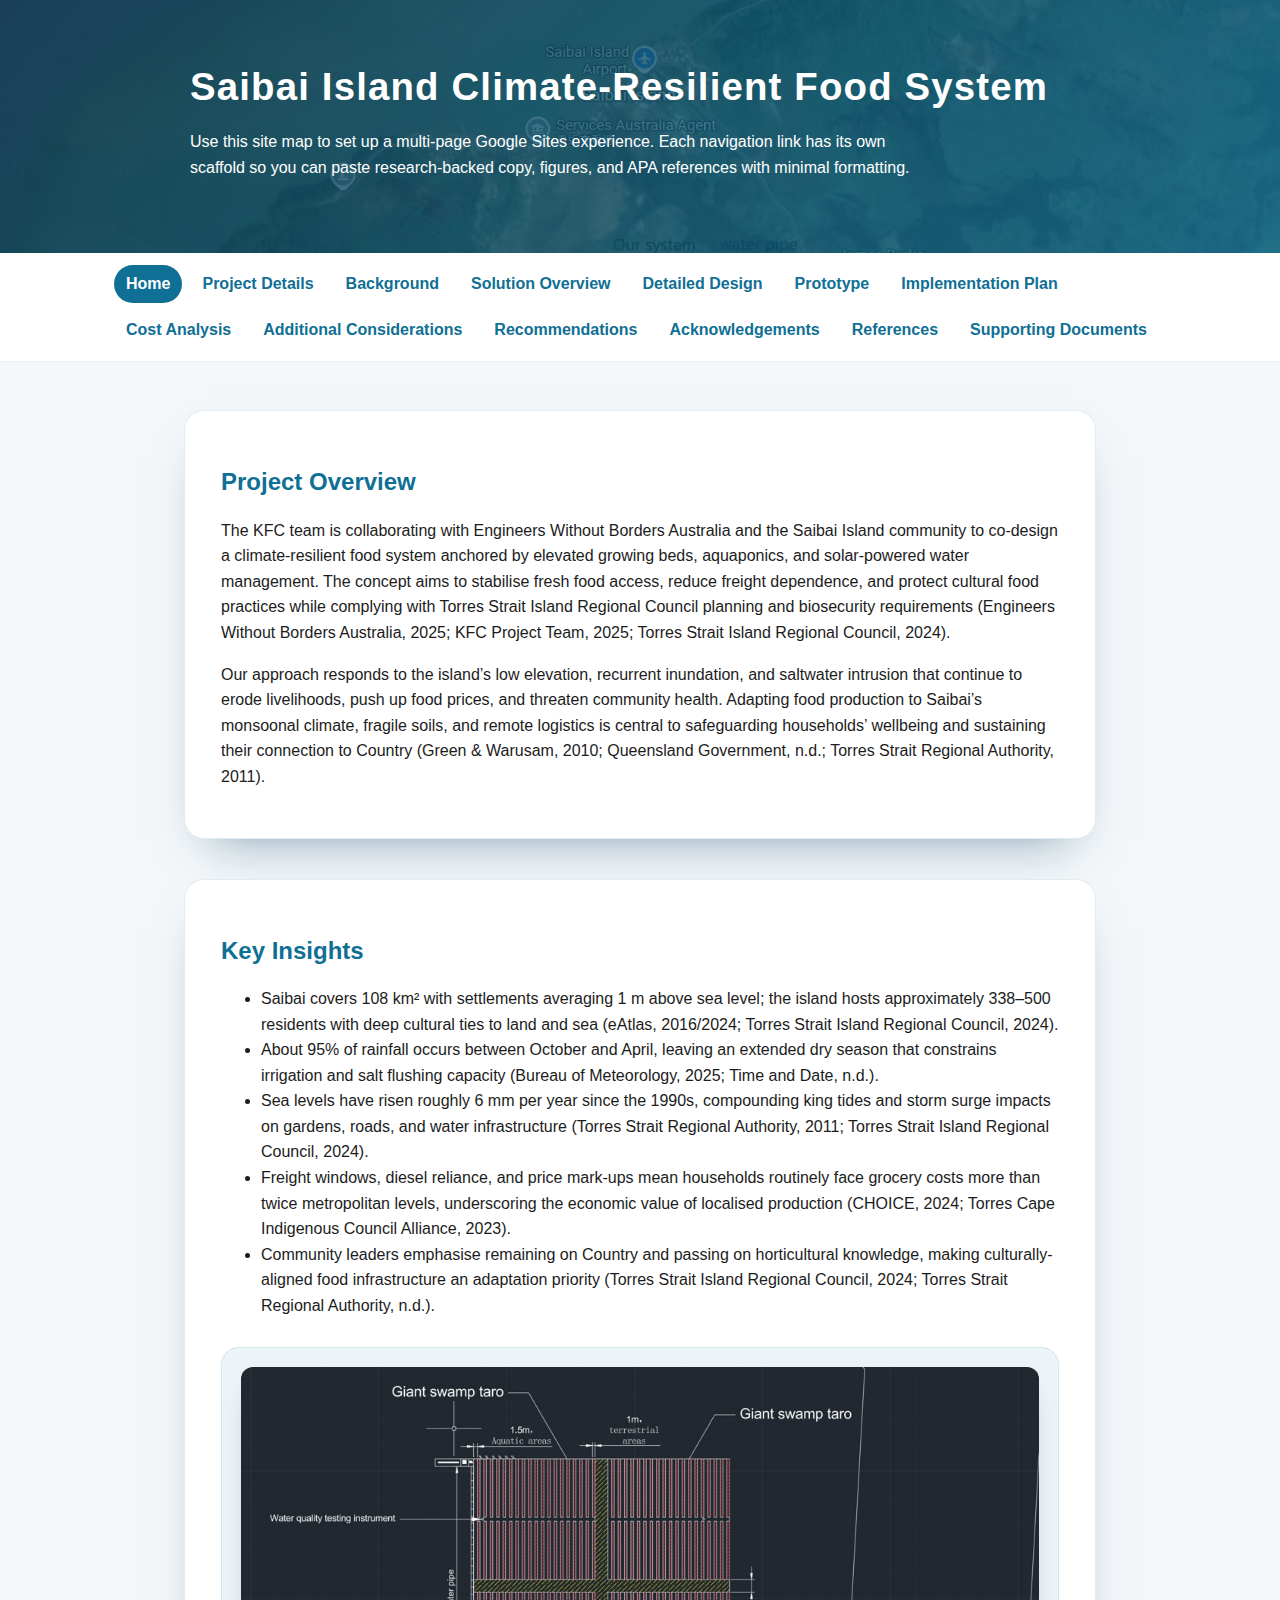
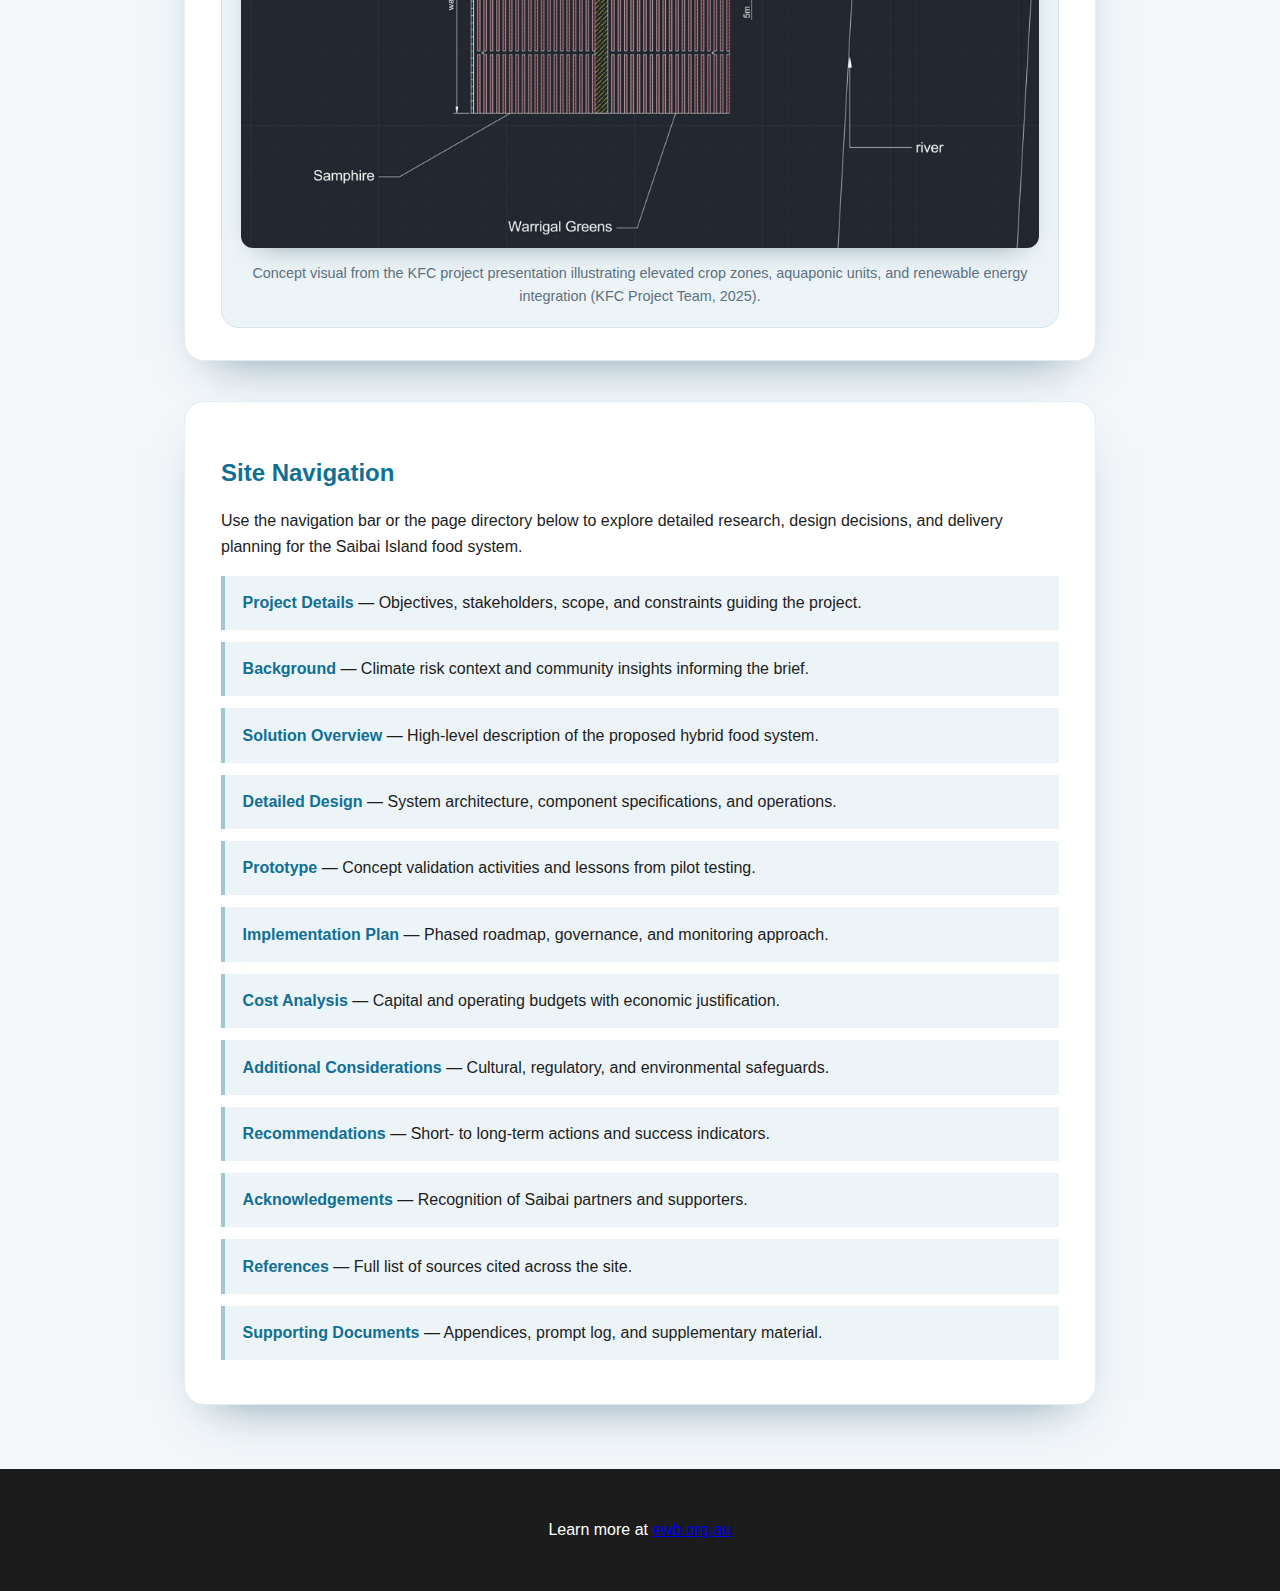
<file: index.html>
<!DOCTYPE html>
<html lang="en">
<head>
  <meta charset="UTF-8">
  <meta http-equiv="X-UA-Compatible" content="IE=edge">
  <meta name="viewport" content="width=device-width, initial-scale=1.0">
  <title>Saibai Island Climate-Resilient Food System</title>
  <link rel="stylesheet" href="styles.css">
</head>
<body>
  <header class="hero">
    <div class="hero-content">
      <h1>Saibai Island Climate-Resilient Food System</h1>
      <p>Use this site map to set up a multi-page Google Sites experience. Each navigation link has its own scaffold so you can paste research-backed copy, figures, and APA references with minimal formatting.</p>
    </div>
  </header>

  <nav>
    <div class="nav-inner">
      <ul>
        <li><a href="index.html" class="active">Home</a></li>
        <li><a href="project-details.html">Project Details</a></li>
        <li><a href="background.html">Background</a></li>
        <li><a href="solution.html">Solution Overview</a></li>
        <li><a href="detailed-design.html">Detailed Design</a></li>
        <li><a href="prototype.html">Prototype</a></li>
        <li><a href="implementation-plan.html">Implementation Plan</a></li>
        <li><a href="cost-analysis.html">Cost Analysis</a></li>
        <li><a href="additional-considerations.html">Additional Considerations</a></li>
        <li><a href="recommendations.html">Recommendations</a></li>
        <li><a href="acknowledgements.html">Acknowledgements</a></li>
        <li><a href="references.html">References</a></li>
        <li><a href="supporting-documents.html">Supporting Documents</a></li>
      </ul>
    </div>
  </nav>

  <main>
    <section>
      <h2>Project Overview</h2>
      <p>The KFC team is collaborating with Engineers Without Borders Australia and the Saibai Island community to co-design a climate-resilient food system anchored by elevated growing beds, aquaponics, and solar-powered water management. The concept aims to stabilise fresh food access, reduce freight dependence, and protect cultural food practices while complying with Torres Strait Island Regional Council planning and biosecurity requirements (Engineers Without Borders Australia, 2025; KFC Project Team, 2025; Torres Strait Island Regional Council, 2024).</p>
      <p>Our approach responds to the island’s low elevation, recurrent inundation, and saltwater intrusion that continue to erode livelihoods, push up food prices, and threaten community health. Adapting food production to Saibai’s monsoonal climate, fragile soils, and remote logistics is central to safeguarding households’ wellbeing and sustaining their connection to Country (Green & Warusam, 2010; Queensland Government, n.d.; Torres Strait Regional Authority, 2011).</p>
    </section>

    <section>
      <h2>Key Insights</h2>
      <ul>
        <li>Saibai covers 108 km² with settlements averaging 1 m above sea level; the island hosts approximately 338–500 residents with deep cultural ties to land and sea (eAtlas, 2016/2024; Torres Strait Island Regional Council, 2024).</li>
        <li>About 95% of rainfall occurs between October and April, leaving an extended dry season that constrains irrigation and salt flushing capacity (Bureau of Meteorology, 2025; Time and Date, n.d.).</li>
        <li>Sea levels have risen roughly 6 mm per year since the 1990s, compounding king tides and storm surge impacts on gardens, roads, and water infrastructure (Torres Strait Regional Authority, 2011; Torres Strait Island Regional Council, 2024).</li>
        <li>Freight windows, diesel reliance, and price mark-ups mean households routinely face grocery costs more than twice metropolitan levels, underscoring the economic value of localised production (CHOICE, 2024; Torres Cape Indigenous Council Alliance, 2023).</li>
        <li>Community leaders emphasise remaining on Country and passing on horticultural knowledge, making culturally-aligned food infrastructure an adaptation priority (Torres Strait Island Regional Council, 2024; Torres Strait Regional Authority, n.d.).</li>
      </ul>
      <figure class="media-frame">
        <img src="images/p1.jpg" alt="Composite render of the Saibai Island climate-resilient food precinct showing elevated beds and aquaponic tanks.">
        <figcaption>Concept visual from the KFC project presentation illustrating elevated crop zones, aquaponic units, and renewable energy integration (KFC Project Team, 2025).</figcaption>
      </figure>
    </section>

    <section>
      <h2>Site Navigation</h2>
      <p>Use the navigation bar or the page directory below to explore detailed research, design decisions, and delivery planning for the Saibai Island food system.</p>
      <ul class="page-list">
        <li><a href="project-details.html">Project Details</a> &mdash; Objectives, stakeholders, scope, and constraints guiding the project.</li>
        <li><a href="background.html">Background</a> &mdash; Climate risk context and community insights informing the brief.</li>
        <li><a href="solution.html">Solution Overview</a> &mdash; High-level description of the proposed hybrid food system.</li>
        <li><a href="detailed-design.html">Detailed Design</a> &mdash; System architecture, component specifications, and operations.</li>
        <li><a href="prototype.html">Prototype</a> &mdash; Concept validation activities and lessons from pilot testing.</li>
        <li><a href="implementation-plan.html">Implementation Plan</a> &mdash; Phased roadmap, governance, and monitoring approach.</li>
        <li><a href="cost-analysis.html">Cost Analysis</a> &mdash; Capital and operating budgets with economic justification.</li>
        <li><a href="additional-considerations.html">Additional Considerations</a> &mdash; Cultural, regulatory, and environmental safeguards.</li>
        <li><a href="recommendations.html">Recommendations</a> &mdash; Short- to long-term actions and success indicators.</li>
        <li><a href="acknowledgements.html">Acknowledgements</a> &mdash; Recognition of Saibai partners and supporters.</li>
        <li><a href="references.html">References</a> &mdash; Full list of sources cited across the site.</li>
        <li><a href="supporting-documents.html">Supporting Documents</a> &mdash; Appendices, prompt log, and supplementary material.</li>
      </ul>
    </section>
  </main>

  <footer>
    <p>Learn more at <a href="https://www.ewb.org.au/" target="_blank" rel="noopener noreferrer">ewb.org.au</a></p>
  </footer>
</body>
</html>
</file>
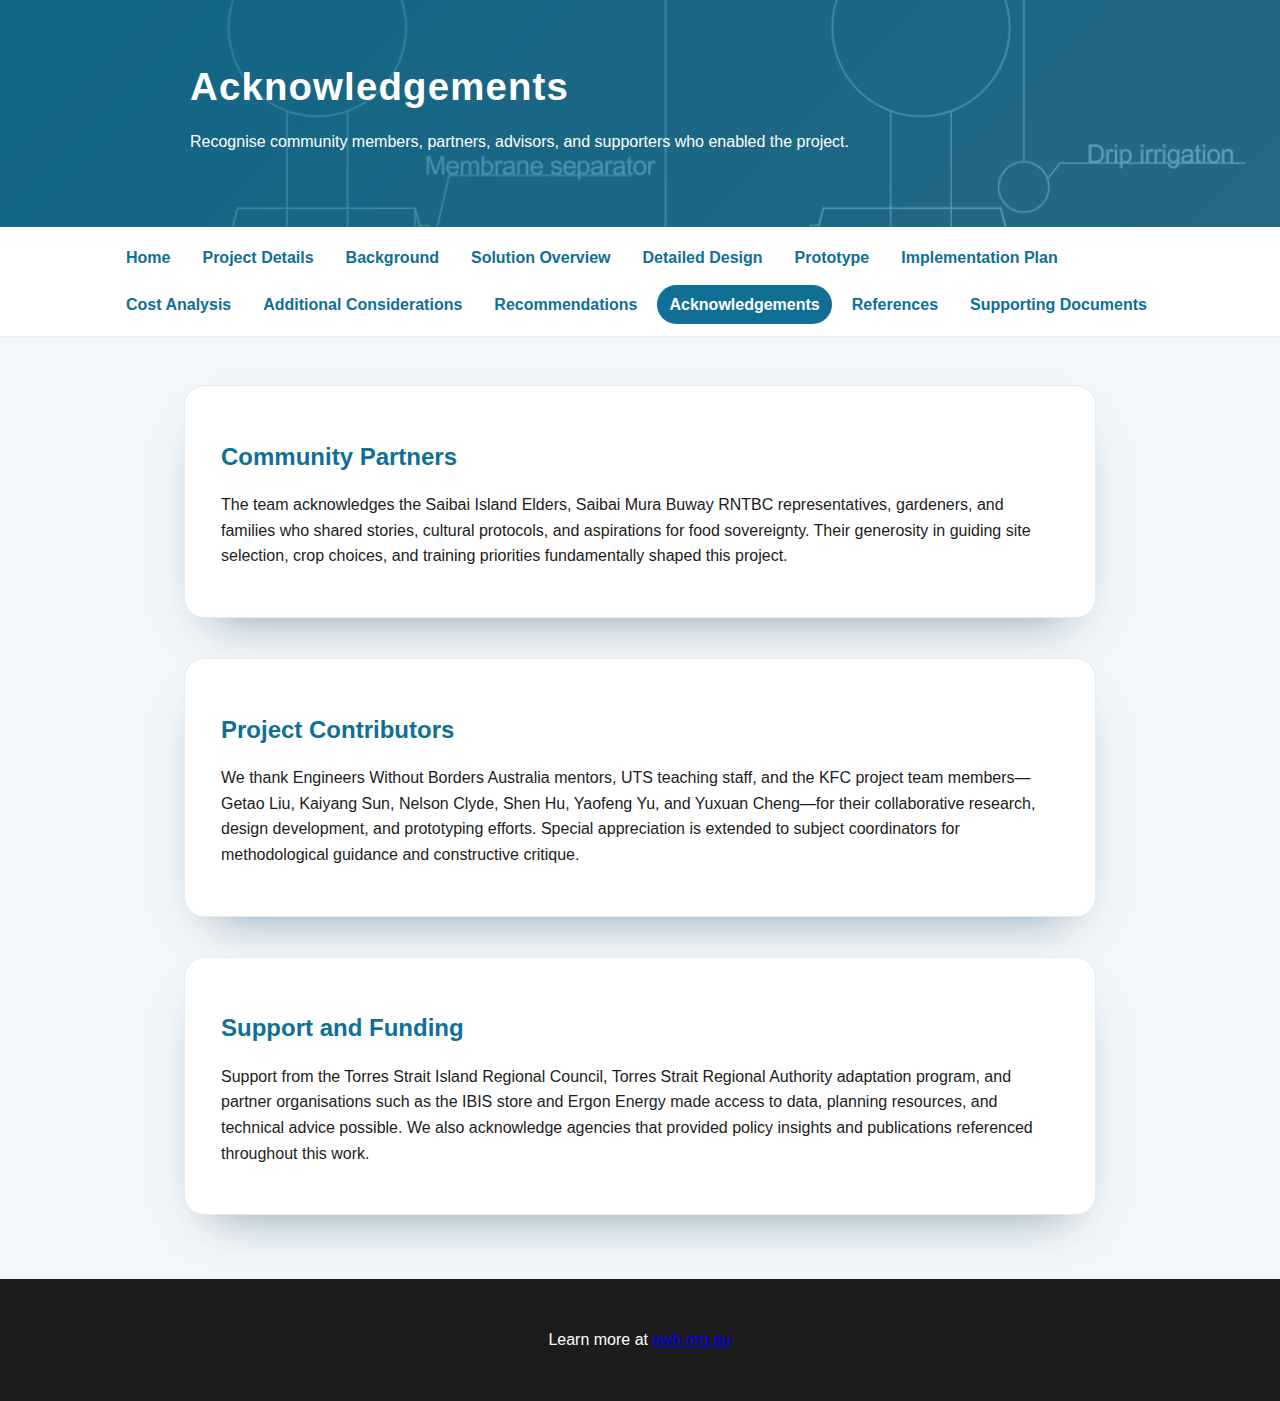
<file: acknowledgements.html>
<!DOCTYPE html>
<html lang="en">
<head>
  <meta charset="UTF-8">
  <meta http-equiv="X-UA-Compatible" content="IE=edge">
  <meta name="viewport" content="width=device-width, initial-scale=1.0">
  <title>Acknowledgements | Saibai Island Food System</title>
  <link rel="stylesheet" href="styles.css">
</head>
<body>
  <header class="subpage-hero">
    <div class="hero-content">
      <h1>Acknowledgements</h1>
      <p>Recognise community members, partners, advisors, and supporters who enabled the project.</p>
    </div>
  </header>

  <nav>
    <div class="nav-inner">
      <ul>
        <li><a href="index.html">Home</a></li>
        <li><a href="project-details.html">Project Details</a></li>
        <li><a href="background.html">Background</a></li>
        <li><a href="solution.html">Solution Overview</a></li>
        <li><a href="detailed-design.html">Detailed Design</a></li>
        <li><a href="prototype.html">Prototype</a></li>
        <li><a href="implementation-plan.html">Implementation Plan</a></li>
        <li><a href="cost-analysis.html">Cost Analysis</a></li>
        <li><a href="additional-considerations.html">Additional Considerations</a></li>
        <li><a href="recommendations.html">Recommendations</a></li>
        <li><a href="acknowledgements.html" class="active">Acknowledgements</a></li>
        <li><a href="references.html">References</a></li>
        <li><a href="supporting-documents.html">Supporting Documents</a></li>
      </ul>
    </div>
  </nav>

  <main>
    <section>
      <h2>Community Partners</h2>
      <p>The team acknowledges the Saibai Island Elders, Saibai Mura Buway RNTBC representatives, gardeners, and families who shared stories, cultural protocols, and aspirations for food sovereignty. Their generosity in guiding site selection, crop choices, and training priorities fundamentally shaped this project.</p>
    </section>

    <section>
      <h2>Project Contributors</h2>
      <p>We thank Engineers Without Borders Australia mentors, UTS teaching staff, and the KFC project team members—Getao Liu, Kaiyang Sun, Nelson Clyde, Shen Hu, Yaofeng Yu, and Yuxuan Cheng—for their collaborative research, design development, and prototyping efforts. Special appreciation is extended to subject coordinators for methodological guidance and constructive critique.</p>
    </section>

    <section>
      <h2>Support and Funding</h2>
      <p>Support from the Torres Strait Island Regional Council, Torres Strait Regional Authority adaptation program, and partner organisations such as the IBIS store and Ergon Energy made access to data, planning resources, and technical advice possible. We also acknowledge agencies that provided policy insights and publications referenced throughout this work.</p>
    </section>
  </main>

  <footer>
    <p>Learn more at <a href="https://www.ewb.org.au/" target="_blank" rel="noopener noreferrer">ewb.org.au</a></p>
  </footer>
</body>
</html>
</file>
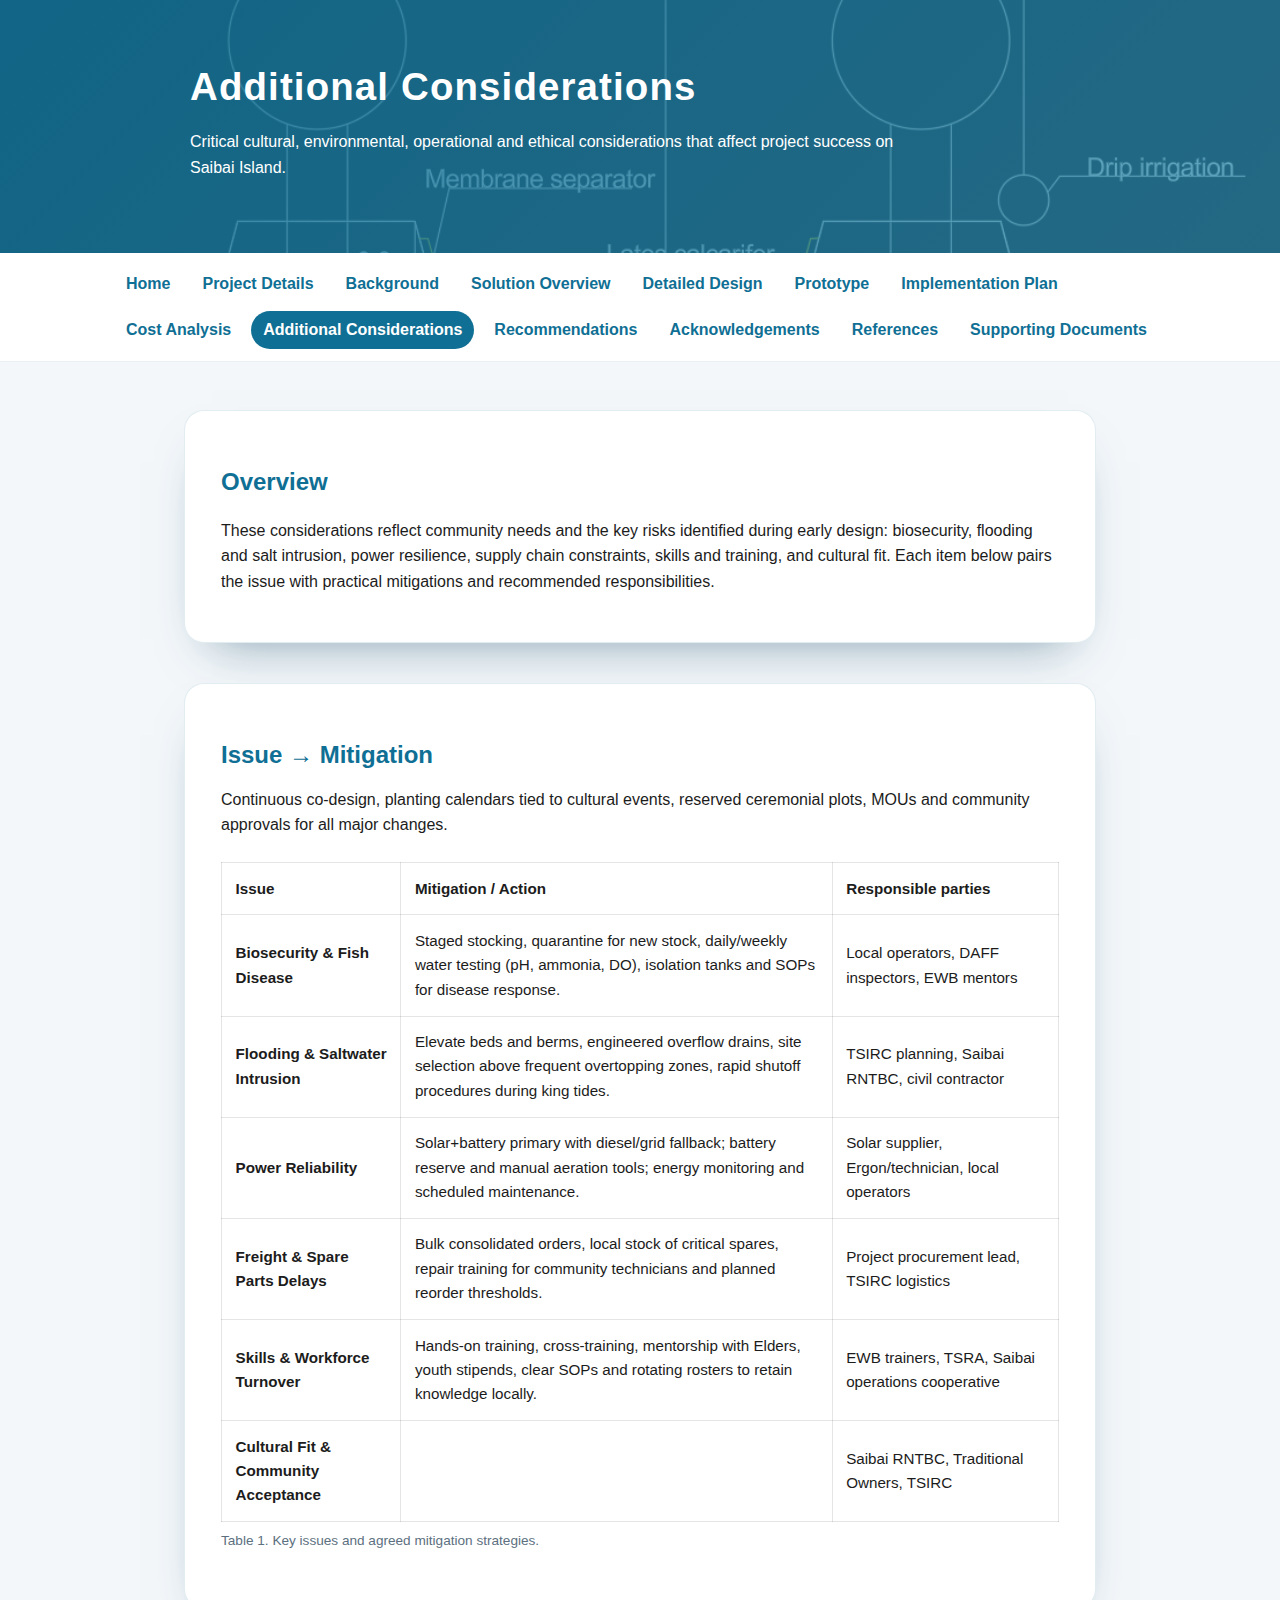
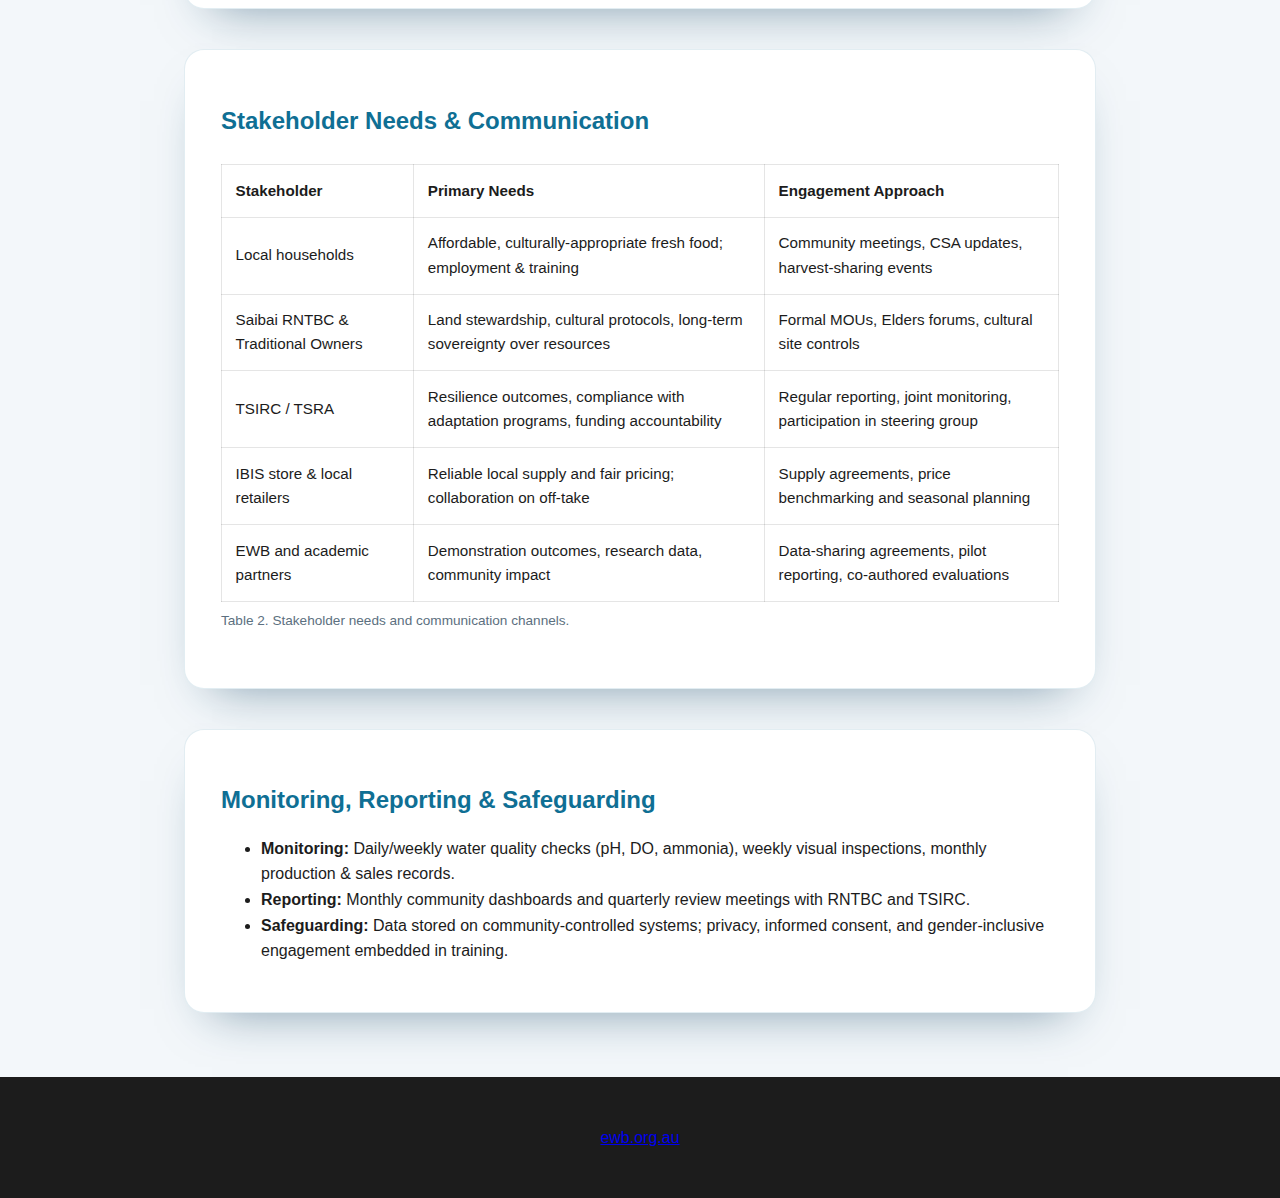
<file: additional-considerations.html>
<!DOCTYPE html>
<html lang="en">
<head>
              <meta charset="UTF-8" />
  <meta http-equiv="X-UA-Compatible" content="IE=edge" />
     <meta name="viewport" content="width=device-width, initial-scale=1.0"/>
     <title>Additional Considerations | Saibai Island Food System</title>
  <link rel="stylesheet" href="styles.css" />
</head>
<body>
  <header class="subpage-hero">
    <div class="hero-content">
      <h1>Additional Considerations</h1>
       <p>Critical cultural, environmental, operational and ethical considerations that affect project success on Saibai Island.</p>
    </div>
  </header>

  <nav>
    <div class="nav-inner">
      <ul>
               <li><a href="index.html">Home</a></li>
        <li><a href="project-details.html">Project Details</a></li>
        <li><a href="background.html">Background</a></li>
          <li><a href="solution.html">Solution Overview</a></li>
        <li><a href="detailed-design.html">Detailed Design</a></li>
         <li><a href="prototype.html">Prototype</a></li>
        <li><a href="implementation-plan.html">Implementation Plan</a></li>
               <li><a href="cost-analysis.html">Cost Analysis</a></li>
        <li><a href="additional-considerations.html" class="active">Additional Considerations</a></li>
            <li><a href="recommendations.html">Recommendations</a></li>
        <li><a href="acknowledgements.html">Acknowledgements</a></li>
        <li><a href="references.html">References</a></li>
        <li><a href="supporting-documents.html">Supporting Documents</a></li>
      </ul>
    </div>
  </nav>

     <main>
       <section>
      <h2>Overview</h2>
         <p>These considerations reflect community needs and the key risks identified during early design: biosecurity, flooding and salt intrusion, power resilience, supply chain constraints, skills and training, and cultural fit. Each item below pairs the issue with practical mitigations and recommended responsibilities.</p>
          </section>

      <section>
            <h2>Issue → Mitigation</h2>
           <table>
           <thead>
             <tr>
            <th>Issue</th>
            <th>Mitigation / Action</th>
            <th>Responsible parties</th>
          </tr>
        </thead>
        <tbody>
                                  <tr>
            <td><strong>Biosecurity &amp; Fish Disease</strong></td>
            <td>
              Staged stocking, quarantine for new stock, daily/weekly water testing (pH, ammonia, DO), isolation tanks and SOPs for disease response.
            </td>
            <td>Local operators, DAFF inspectors, EWB mentors</td>
          </tr>

                <tr>
                <td><strong>Flooding &amp; Saltwater Intrusion</strong></td>
            <td>
                Elevate beds and berms, engineered overflow drains, site selection above frequent overtopping zones, rapid shutoff procedures during king tides.
                </td>
            <td>TSIRC planning, Saibai RNTBC, civil contractor</td>
                </tr>

          <tr>
            <td><strong>Power Reliability</strong></td>
            <td>
                Solar+battery primary with diesel/grid fallback; battery reserve and manual aeration tools; energy monitoring and scheduled maintenance.
                </td>
                <td>Solar supplier, Ergon/technician, local operators</td>
            </tr>

            <tr>
                <td><strong>Freight &amp; Spare Parts Delays</strong></td>
                    <td>
                    Bulk consolidated orders, local stock of critical spares, repair training for community technicians and planned reorder thresholds.
            </td>
            <td>Project procurement lead, TSIRC logistics</td>
           </tr>

            <tr>
               <td><strong>Skills &amp; Workforce Turnover</strong></td>
                    <td>
                    Hands-on training, cross-training, mentorship with Elders, youth stipends, clear SOPs and rotating rosters to retain knowledge locally.
                </td>
                <td>EWB trainers, TSRA, Saibai operations cooperative</td>
            </tr>

                    <tr>
            <td><strong>Cultural Fit & Community Acceptance</strong></td>
               Continuous co-design, planting calendars tied to cultural events, reserved ceremonial plots, MOUs and community approvals for all major changes.
                    <td>
            </td>
                        <td>Saibai RNTBC, Traditional Owners, TSIRC</td>
                </tr>
        </tbody>
            <caption>Table 1. Key issues and agreed mitigation strategies.</caption>
      </table>
      </section>

            <section>
        <h2>Stakeholder Needs & Communication</h2>
        <table>
            <thead>
          <tr>
                    <th>Stakeholder</th>
                    <th>Primary Needs</th>
                <th>Engagement Approach</th>
          </tr>
        </thead>
              <tbody>
          <tr>
                <td>Local households</td>
                <td>Affordable, culturally-appropriate fresh food; employment & training</td>
            <td>Community meetings, CSA updates, harvest-sharing events</td>
          </tr>
                <tr>
                    <td>Saibai RNTBC &amp; Traditional Owners</td>
            <td>Land stewardship, cultural protocols, long-term sovereignty over resources</td>
            <td>Formal MOUs, Elders forums, cultural site controls</td>
            </tr>
           <tr>
            <td>TSIRC / TSRA</td>
            <td>Resilience outcomes, compliance with adaptation programs, funding accountability</td>
                    <td>Regular reporting, joint monitoring, participation in steering group</td>
           </tr>
                   <tr>
            <td>IBIS store &amp; local retailers</td>
                 <td>Reliable local supply and fair pricing; collaboration on off-take</td>
            <td>Supply agreements, price benchmarking and seasonal planning</td>
          </tr>
           <tr>
            <td>EWB and academic partners</td>
            <td>Demonstration outcomes, research data, community impact</td>
                <td>Data-sharing agreements, pilot reporting, co-authored evaluations</td>
            </tr>
        </tbody>
        <caption>Table 2. Stakeholder needs and communication channels.</caption>
      </table>
     </section>

    <section>
      <h2>Monitoring, Reporting & Safeguarding</h2>
       <ul>
        <li><strong>Monitoring:</strong> Daily/weekly water quality checks (pH, DO, ammonia), weekly visual inspections, monthly production & sales records.</li>
        <li><strong>Reporting:</strong> Monthly community dashboards and quarterly review meetings with RNTBC and TSIRC.</li>
        <li><strong>Safeguarding:</strong> Data stored on community-controlled systems; privacy, informed consent, and gender-inclusive engagement embedded in training.</li>
           </ul>
    </section>

  </main>

      <footer>
       <p><a href="https://www.ewb.org.au/" target="_blank" rel="noopener noreferrer">ewb.org.au</a></p>
  </footer>
</body>
</html>
</file>
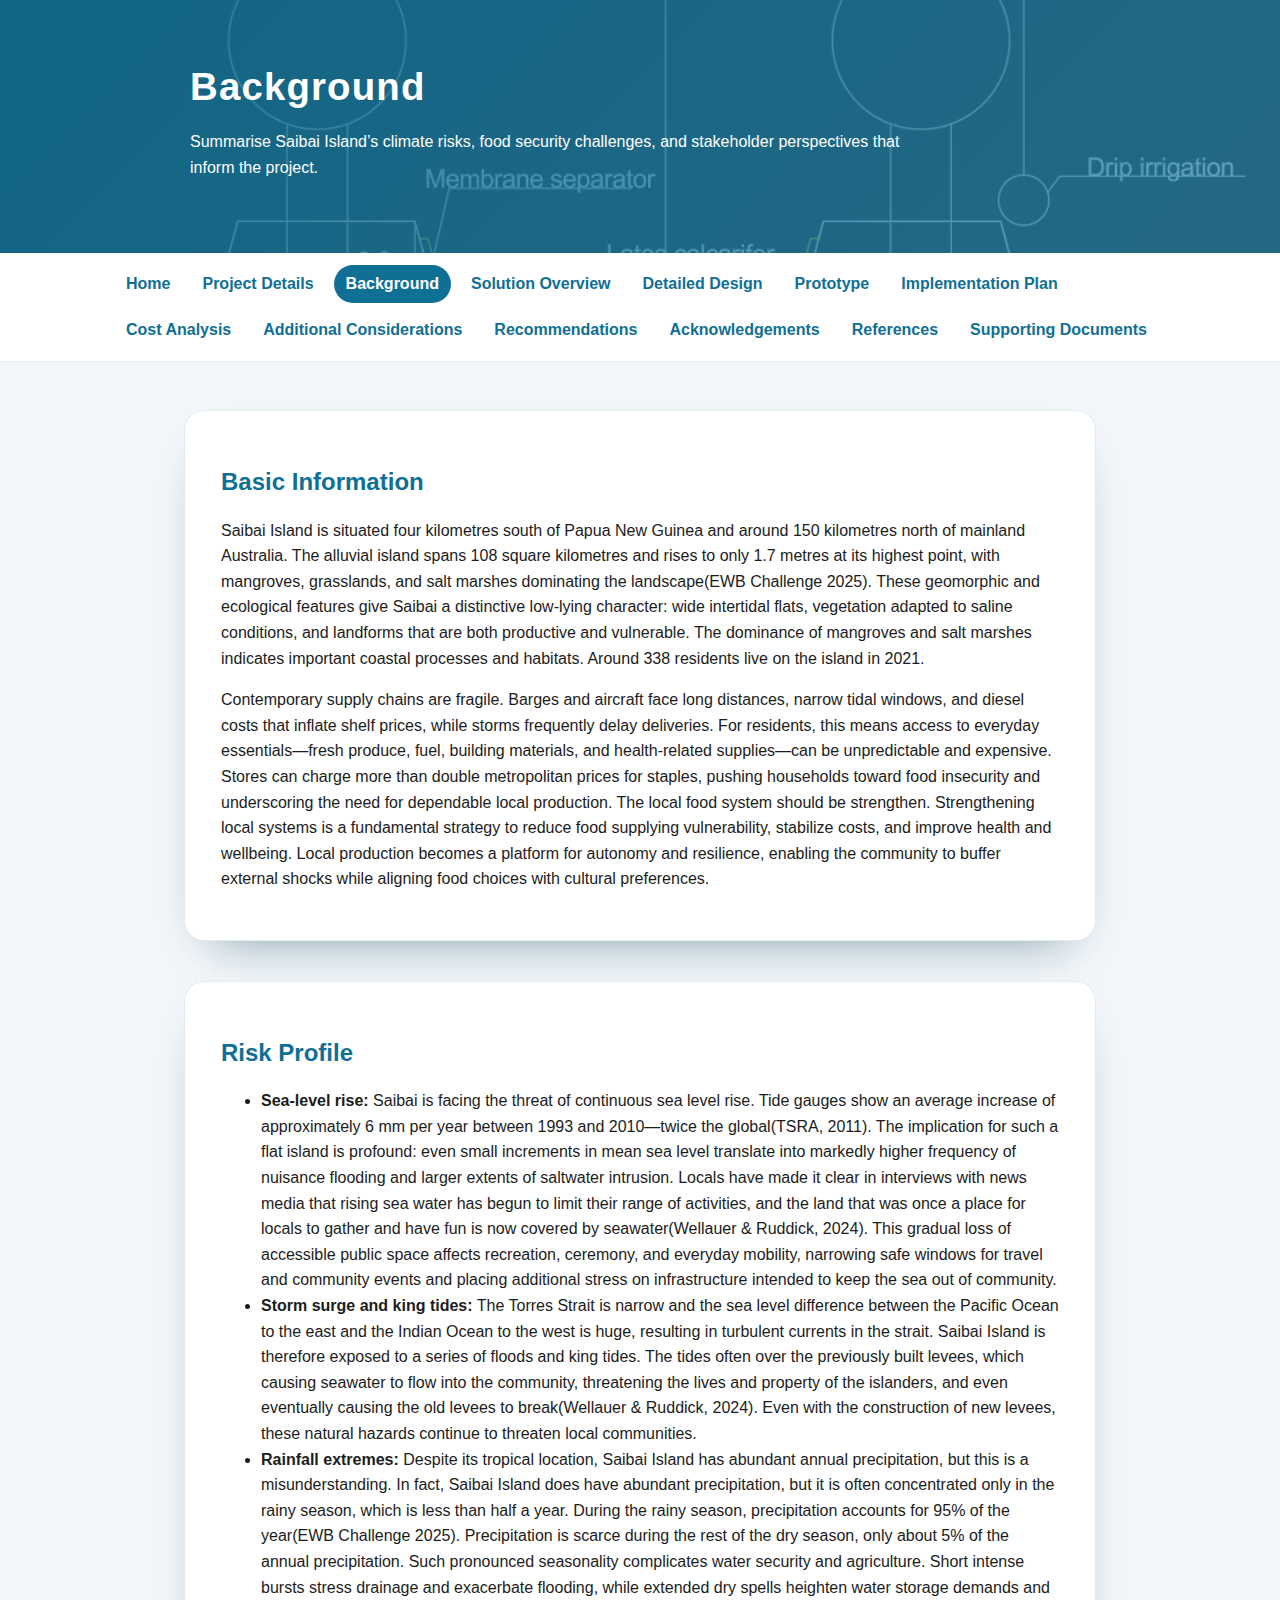
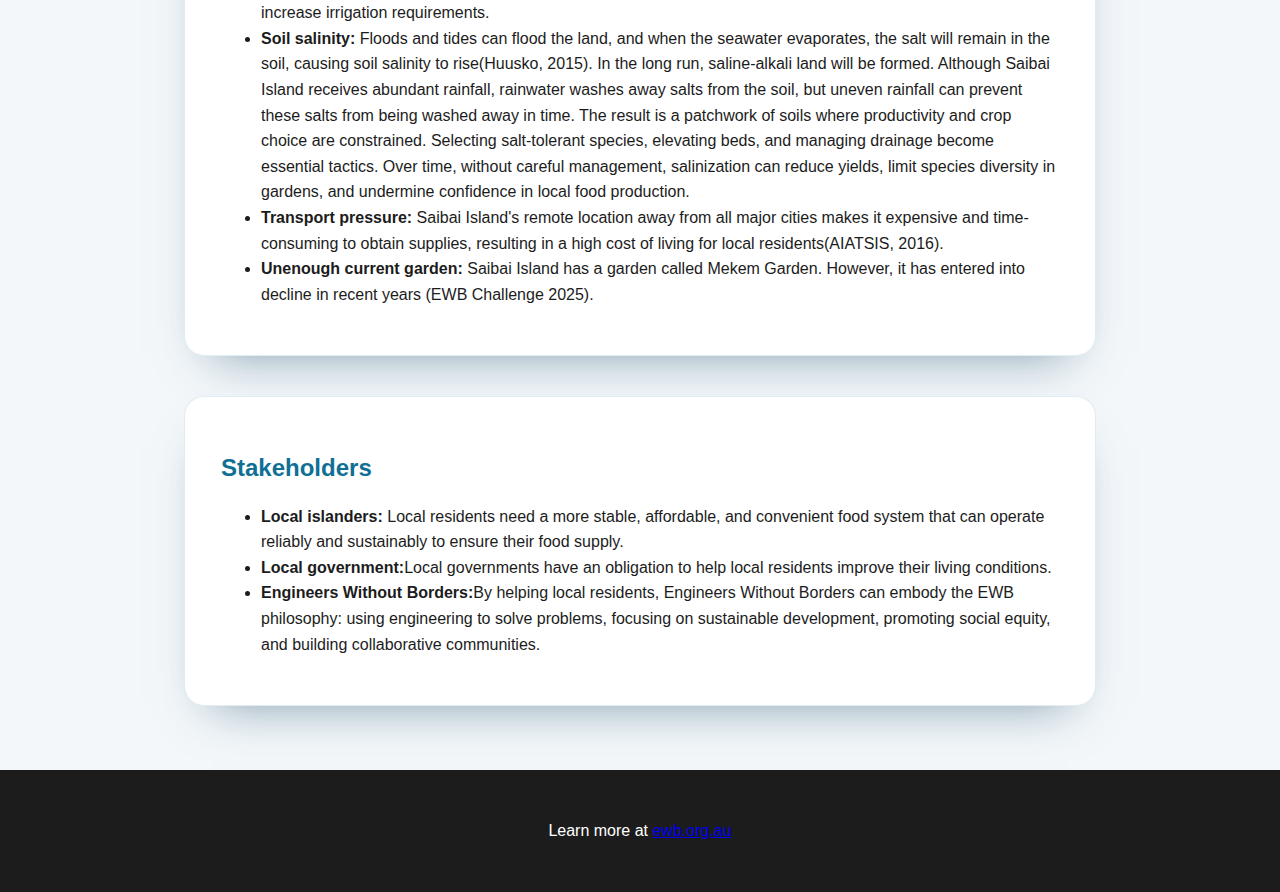
<file: background.html>
<!DOCTYPE html>
<html lang="en">
<head>
  <meta charset="UTF-8">
  <meta http-equiv="X-UA-Compatible" content="IE=edge">
  <meta name="viewport" content="width=device-width, initial-scale=1.0">
  <title>Background | Saibai Island Food System</title>
  <link rel="stylesheet" href="styles.css">
</head>
<body>
  <header class="subpage-hero">
    <div class="hero-content">
      <h1>Background</h1>
      <p>Summarise Saibai Island&rsquo;s climate risks, food security challenges, and stakeholder perspectives that inform the project.</p>
    </div>
  </header>

  <nav>
    <div class="nav-inner">
      <ul>
        <li><a href="index.html">Home</a></li>
        <li><a href="project-details.html">Project Details</a></li>
        <li><a href="background.html" class="active">Background</a></li>
        <li><a href="solution.html">Solution Overview</a></li>
        <li><a href="detailed-design.html">Detailed Design</a></li>
        <li><a href="prototype.html">Prototype</a></li>
        <li><a href="implementation-plan.html">Implementation Plan</a></li>
        <li><a href="cost-analysis.html">Cost Analysis</a></li>
        <li><a href="additional-considerations.html">Additional Considerations</a></li>
        <li><a href="recommendations.html">Recommendations</a></li>
        <li><a href="acknowledgements.html">Acknowledgements</a></li>
        <li><a href="references.html">References</a></li>
        <li><a href="supporting-documents.html">Supporting Documents</a></li>
      </ul>
    </div>
  </nav>

  <main>
    <section>
      <h2>Basic Information</h2>
      <p>Saibai Island is situated four kilometres south of Papua New Guinea and around 150 kilometres north of mainland Australia. The alluvial island spans 108 square kilometres and rises to only 1.7 metres at its highest point, with mangroves, grasslands, and salt marshes dominating the landscape(EWB Challenge 2025). These geomorphic and ecological features give Saibai a distinctive low-lying character: wide intertidal flats, vegetation adapted to saline conditions, and landforms that are both productive and vulnerable. The dominance of mangroves and salt marshes indicates important coastal processes and habitats. Around 338 residents live on the island in 2021.</p>
      <p>Contemporary supply chains are fragile. Barges and aircraft face long distances, narrow tidal windows, and diesel costs that inflate shelf prices, while storms frequently delay deliveries. For residents, this means access to everyday essentials—fresh produce, fuel, building materials, and health-related supplies—can be unpredictable and expensive. Stores can charge more than double metropolitan prices for staples, pushing households toward food insecurity and underscoring the need for dependable local production. The local food system should be strengthen. Strengthening local systems is  a fundamental strategy to reduce food supplying vulnerability, stabilize costs, and improve health and wellbeing. Local production becomes a platform for autonomy and resilience, enabling the community to buffer external shocks while aligning food choices with cultural preferences.</p>
    </section>

    <section>
      <h2>Risk Profile</h2>
      <div class="figure-placeholder">
        Planned: overlay the Zenadth Kes Coastal Hazard Adaptation Strategy flood extent map to visualise king tide exposure zones (Torres Strait Island Regional Council, 2024).
      </div>
      <ul>
        <li><strong>Sea-level rise:</strong> Saibai is facing the threat of continuous sea level rise. Tide gauges show an average increase of approximately 6 mm per year between 1993 and 2010—twice the global(TSRA, 2011). The implication for such a flat island is profound: even small increments in mean sea level translate into markedly higher frequency of nuisance flooding and larger extents of saltwater intrusion. Locals have made it clear in interviews with news media that rising sea water has begun to limit their range of activities, and the land that was once a place for locals to gather and have fun is now covered by seawater(Wellauer & Ruddick, 2024). This gradual loss of accessible public space affects recreation, ceremony, and everyday mobility, narrowing safe windows for travel and community events and placing additional stress on infrastructure intended to keep the sea out of community.</li>
        <li><strong>Storm surge and king tides:</strong> The Torres Strait is narrow and the sea level difference between the Pacific Ocean to the east and the Indian Ocean to the west is huge, resulting in turbulent currents in the strait. Saibai Island is therefore exposed to a series of floods and king tides. The tides often over the previously built levees, which causing seawater to flow into the community, threatening the lives and property of the islanders, and even eventually causing the old levees to break(Wellauer & Ruddick, 2024). Even with the construction of new levees, these natural hazards continue to threaten local communities.</li>
        <li><strong>Rainfall extremes:</strong> Despite its tropical location, Saibai Island has abundant annual precipitation, but this is a misunderstanding. In fact, Saibai Island does have abundant precipitation, but it is often concentrated only in the rainy season, which is less than half a year. During the rainy season, precipitation accounts for 95% of the year(EWB Challenge 2025). Precipitation is scarce during the rest of the dry season, only about 5% of the annual precipitation. Such pronounced seasonality complicates water security and agriculture. Short intense bursts stress drainage and exacerbate flooding, while extended dry spells heighten water storage demands and increase irrigation requirements.</li>
        <li><strong>Soil salinity:</strong> Floods and tides can flood the land, and when the seawater evaporates, the salt will remain in the soil, causing soil salinity to rise(Huusko, 2015). In the long run, saline-alkali land will be formed. Although Saibai Island receives abundant rainfall, rainwater washes away salts from the soil, but uneven rainfall can prevent these salts from being washed away in time. The result is a patchwork of soils where productivity and crop choice are constrained. Selecting salt-tolerant species, elevating beds, and managing drainage become essential tactics. Over time, without careful management, salinization can reduce yields, limit species diversity in gardens, and undermine confidence in local food production.</li>
        <li><strong>Transport pressure:</strong> Saibai Island's remote location away from all major cities makes it expensive and time-consuming to obtain supplies, resulting in a high cost of living for local residents(AIATSIS, 2016).</li>
        <li><strong>Unenough current garden: </strong> Saibai Island has a garden called Mekem Garden. However, it has entered into decline in recent years (EWB Challenge 2025).</li>
      </ul>
    </section>

    <section>
      <h2>Stakeholders</h2>
      <ul>
        <li><strong>Local islanders:</strong> Local residents need a more stable, affordable, and convenient food system that can operate reliably and sustainably to ensure their food supply.</li>
        <li><strong>Local government:</strong>Local governments have an obligation to help local residents improve their living conditions.</li>
        <li><strong>Engineers Without Borders:</strong>By helping local residents, Engineers Without Borders can embody the EWB philosophy: using engineering to solve problems, focusing on sustainable development, promoting social equity, and building collaborative communities.</li>
      </ul>
  </main>

  <footer>
    <p>Learn more at <a href="https://www.ewb.org.au/" target="_blank" rel="noopener noreferrer">ewb.org.au</a></p>
  </footer>
</body>
</html>
</file>
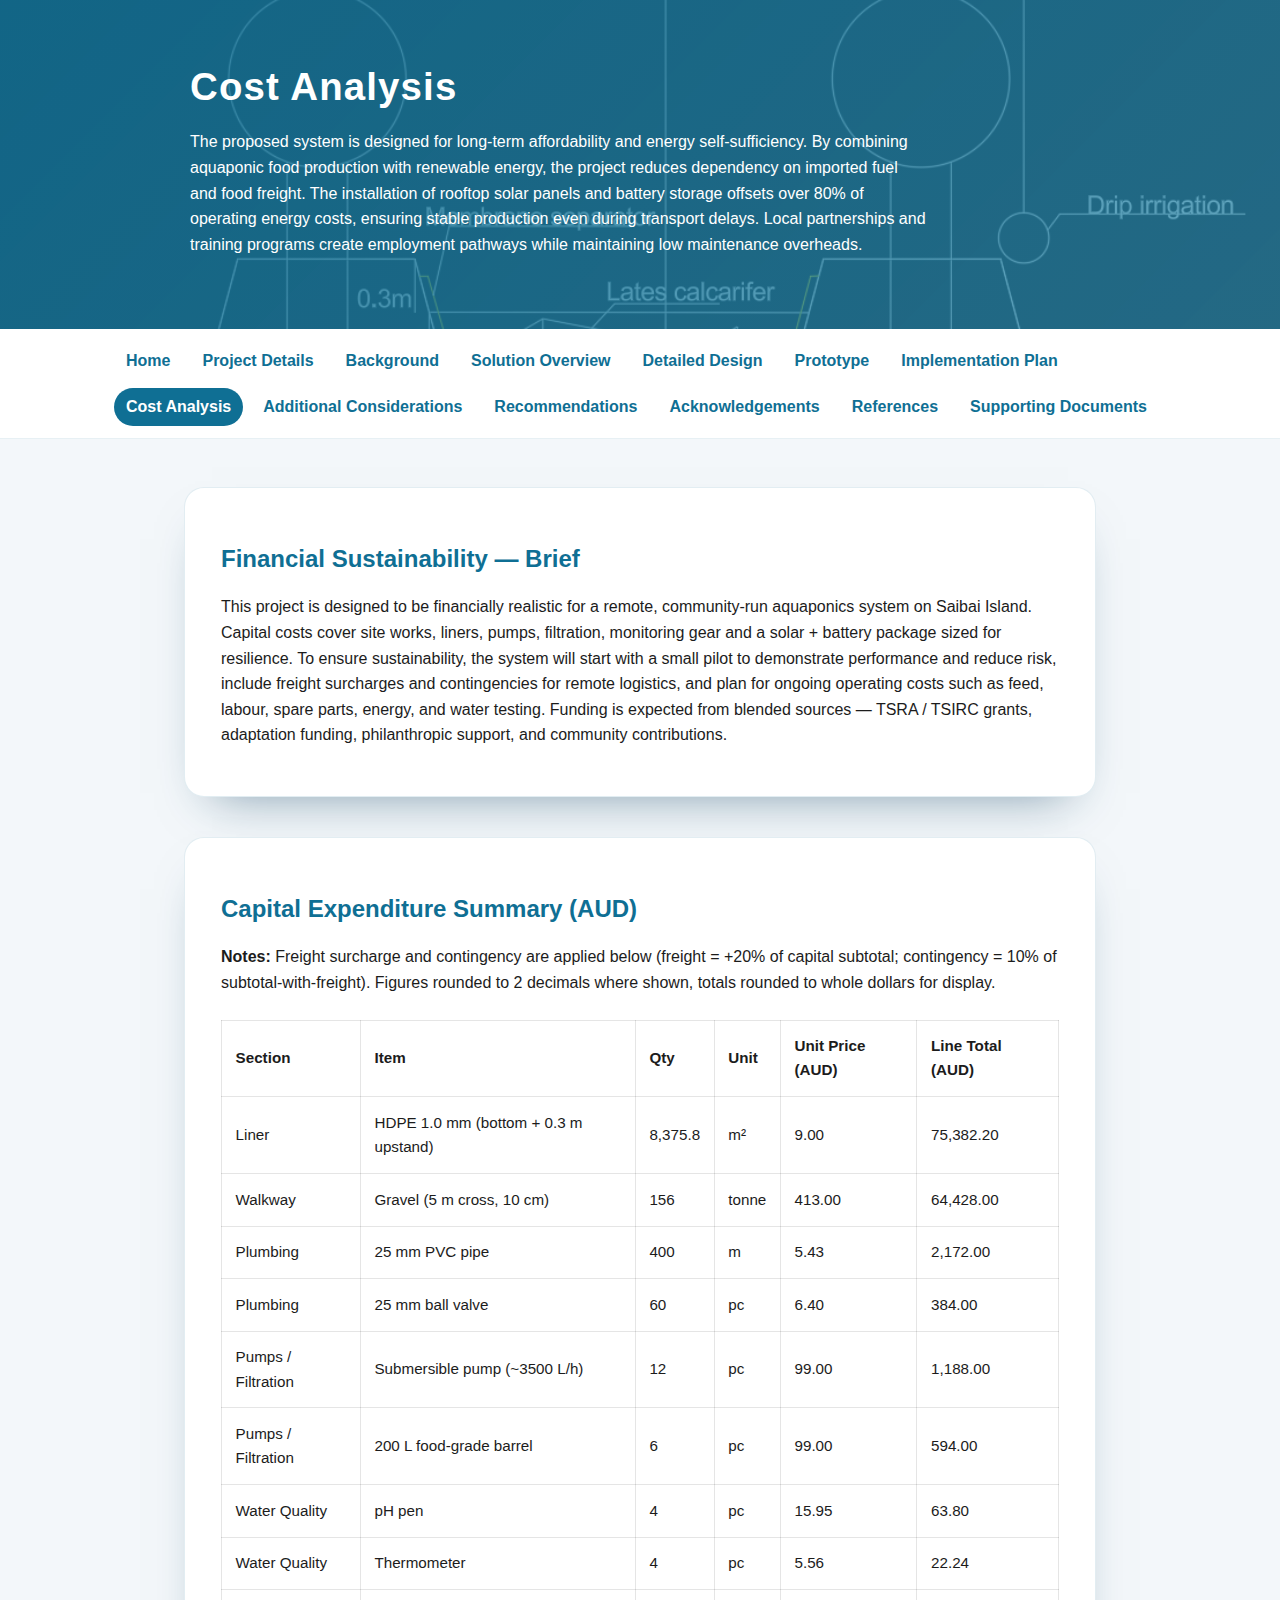
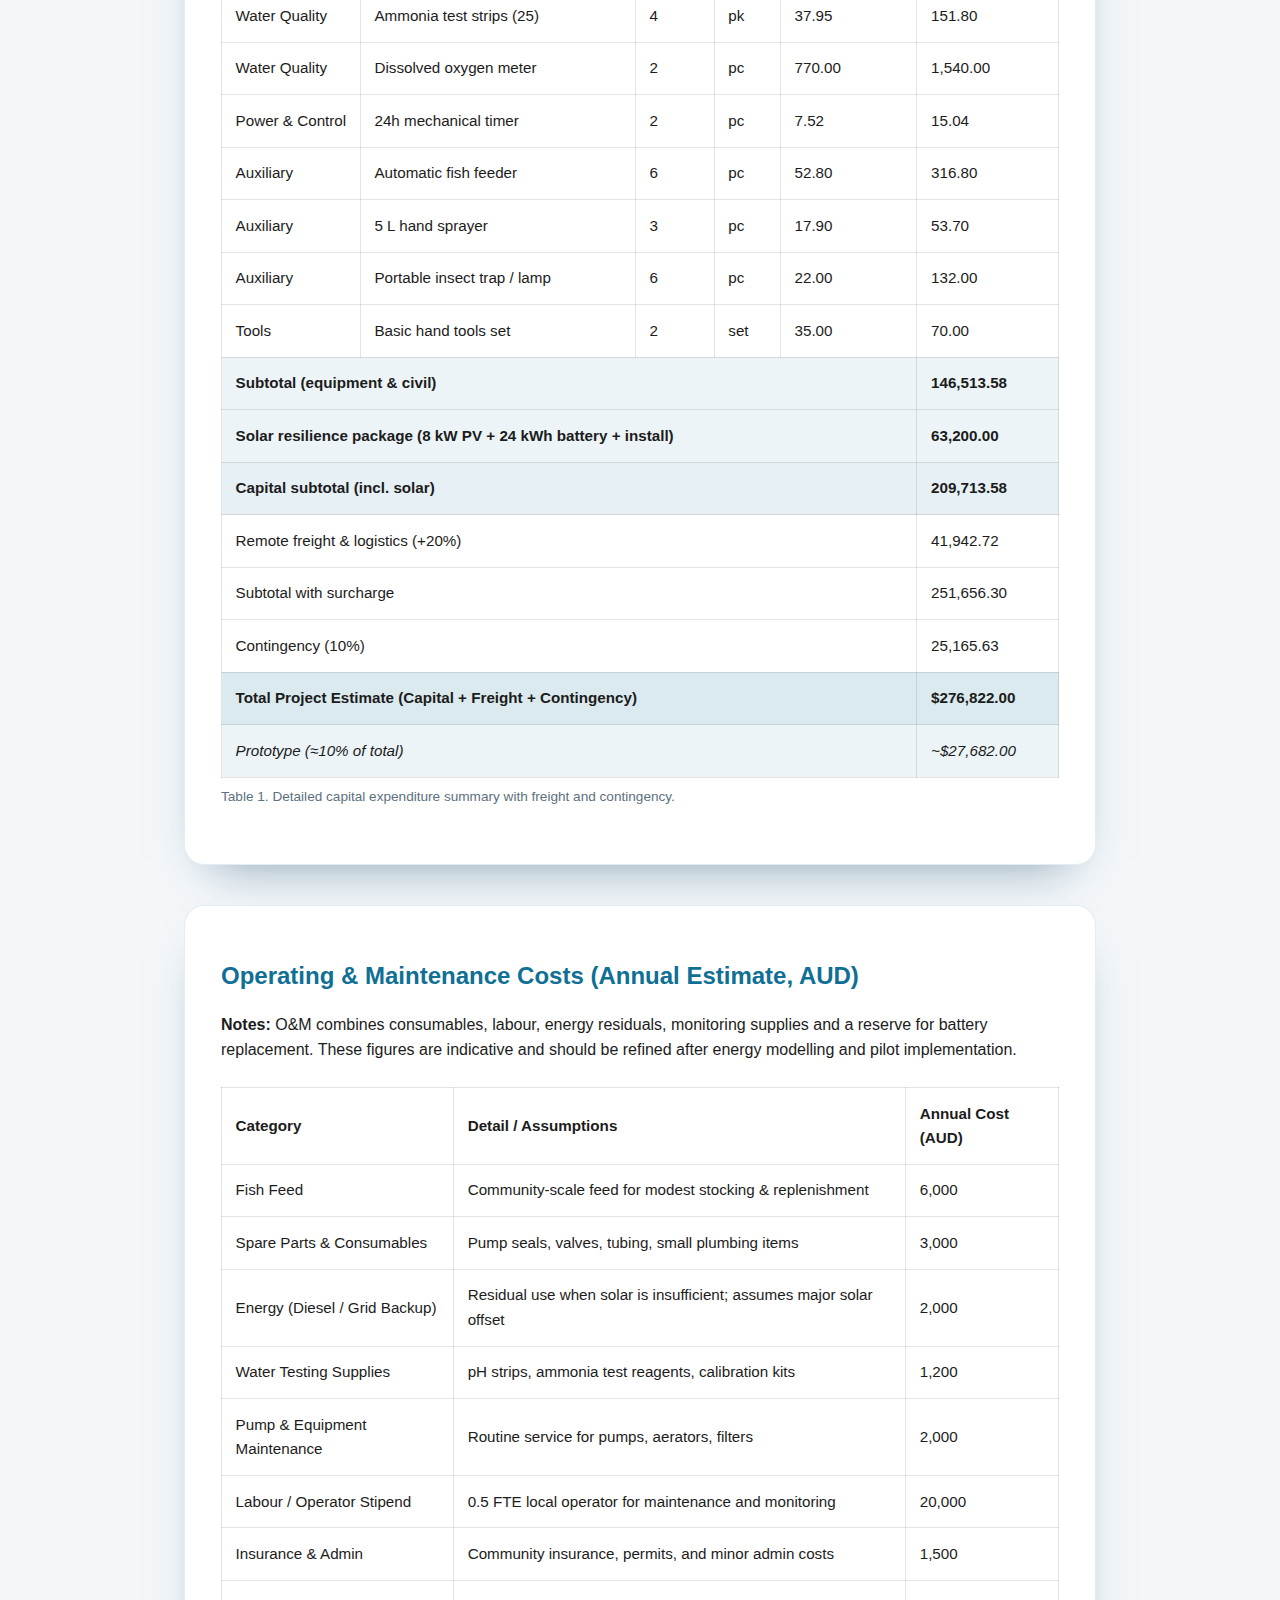
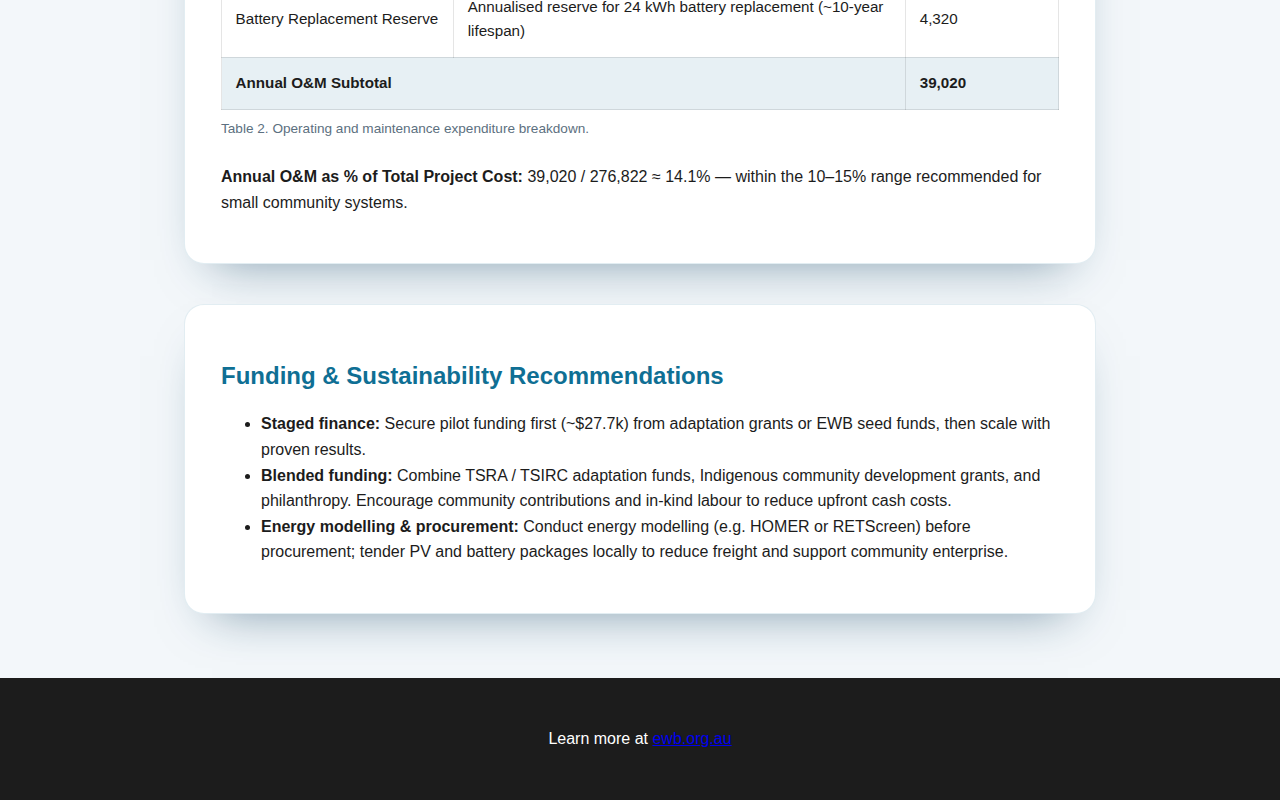
<file: cost-analysis.html>
<!DOCTYPE html>
<html lang="en">
<head>
    <meta charset="UTF-8">
     <meta http-equiv="X-UA-Compatible" content="IE=edge">
     <meta name="viewport" content="width=device-width, initial-scale=1.0">
      <title>Cost Analysis | Saibai Island Food System</title>
     <link rel="stylesheet" href="styles.css">
    </head>
<body>
  <header class="subpage-hero">
    <div class="hero-content">
      <h1>Cost Analysis</h1>
          <p>The proposed system is designed for long-term affordability and energy self-sufficiency. By combining aquaponic food production with renewable energy, the project reduces dependency on imported fuel and food freight. The installation of rooftop solar panels and battery storage offsets over 80% of operating energy costs, ensuring stable production even during transport delays. Local partnerships and training programs create employment pathways while maintaining low maintenance overheads.</p>
    </div>
  </header>

  <nav>
    <div class="nav-inner">
      <ul>
         <li><a href="index.html">Home</a></li>
         <li><a href="project-details.html">Project Details</a></li>
           <li><a href="background.html">Background</a></li>
        <li><a href="solution.html">Solution Overview</a></li>
          <li><a href="detailed-design.html">Detailed Design</a></li>
         <li><a href="prototype.html">Prototype</a></li>
        <li><a href="implementation-plan.html">Implementation Plan</a></li>
         <li><a href="cost-analysis.html" class="active">Cost Analysis</a></li>
           <li><a href="additional-considerations.html">Additional Considerations</a></li>
        <li><a href="recommendations.html">Recommendations</a></li>
         <li><a href="acknowledgements.html">Acknowledgements</a></li>
         <li><a href="references.html">References</a></li>
        <li><a href="supporting-documents.html">Supporting Documents</a></li>
      </ul>
    </div>
  </nav>

  <main>

    <section>
      <h2>Financial Sustainability — Brief</h2>
      <p>This project is designed to be financially realistic for a remote, community-run aquaponics system on Saibai Island. Capital costs cover site works, liners, pumps, filtration, monitoring gear and a solar + battery package sized for resilience. To ensure sustainability, the system will start with a small pilot to demonstrate performance and reduce risk, include freight surcharges and contingencies for remote logistics, and plan for ongoing operating costs such as feed, labour, spare parts, energy, and water testing. Funding is expected from blended sources — TSRA / TSIRC grants, adaptation funding, philanthropic support, and community contributions.</p>
    </section>

    <section>
      <h2>Capital Expenditure Summary (AUD)</h2>
      <p><strong>Notes:</strong> Freight surcharge and contingency are applied below (freight = +20% of capital subtotal; contingency = 10% of subtotal-with-freight). Figures rounded to 2 decimals where shown, totals rounded to whole dollars for display.</p>

      <table>
        <thead>
          <tr>
            <th>Section</th>
            <th>Item</th>
            <th>Qty</th>
            <th>Unit</th>
            <th>Unit Price (AUD)</th>
            <th>Line Total (AUD)</th>
          </tr>
        </thead>
        <tbody>
          <tr><td>Liner</td><td>HDPE 1.0 mm (bottom + 0.3 m upstand)</td><td>8,375.8</td><td>m²</td><td>9.00</td><td>75,382.20</td></tr>
          <tr><td>Walkway</td><td>Gravel (5 m cross, 10 cm)</td><td>156</td><td>tonne</td><td>413.00</td><td>64,428.00</td></tr>
          <tr><td>Plumbing</td><td>25 mm PVC pipe</td><td>400</td><td>m</td><td>5.43</td><td>2,172.00</td></tr>
              <tr><td>Plumbing</td><td>25 mm ball valve</td><td>60</td><td>pc</td><td>6.40</td><td>384.00</td></tr>
               <tr><td>Pumps / Filtration</td><td>Submersible pump (~3500 L/h)</td><td>12</td><td>pc</td><td>99.00</td><td>1,188.00</td></tr>
           <tr><td>Pumps / Filtration</td><td>200 L food-grade barrel</td><td>6</td><td>pc</td><td>99.00</td><td>594.00</td></tr>
          <tr><td>Water Quality</td><td>pH pen</td><td>4</td><td>pc</td><td>15.95</td><td>63.80</td></tr>
            <tr><td>Water Quality</td><td>Thermometer</td><td>4</td><td>pc</td><td>5.56</td><td>22.24</td></tr>
           <tr><td>Water Quality</td><td>Ammonia test strips (25)</td><td>4</td><td>pk</td><td>37.95</td><td>151.80</td></tr>
          <tr><td>Water Quality</td><td>Dissolved oxygen meter</td><td>2</td><td>pc</td><td>770.00</td><td>1,540.00</td></tr>
                <tr><td>Power & Control</td><td>24h mechanical timer</td><td>2</td><td>pc</td><td>7.52</td><td>15.04</td></tr>
              <tr><td>Auxiliary</td><td>Automatic fish feeder</td><td>6</td><td>pc</td><td>52.80</td><td>316.80</td></tr>
           <tr><td>Auxiliary</td><td>5 L hand sprayer</td><td>3</td><td>pc</td><td>17.90</td><td>53.70</td></tr>
            <tr><td>Auxiliary</td><td>Portable insect trap / lamp</td><td>6</td><td>pc</td><td>22.00</td><td>132.00</td></tr>
           <tr><td>Tools</td><td>Basic hand tools set</td><td>2</td><td>set</td><td>35.00</td><td>70.00</td></tr>

          <tr style="background-color: rgba(15, 111, 148, 0.08); font-weight:600;">
            <td colspan="5">Subtotal (equipment & civil)</td><td>146,513.58</td>
          </tr>
          <tr style="background-color: rgba(15, 111, 148, 0.08); font-weight:600;">
            <td colspan="5">Solar resilience package (8 kW PV + 24 kWh battery + install)</td><td>63,200.00</td>
          </tr>
             <tr style="background-color: rgba(15, 111, 148, 0.1); font-weight:700;">
            <td colspan="5">Capital subtotal (incl. solar)</td><td>209,713.58</td>
          </tr>
          <tr><td colspan="5">Remote freight & logistics (+20%)</td><td>41,942.72</td></tr>
          <tr><td colspan="5">Subtotal with surcharge</td><td>251,656.30</td></tr>
          <tr><td colspan="5">Contingency (10%)</td><td>25,165.63</td></tr>
          <tr style="background-color: rgba(15, 111, 148, 0.15); font-weight:700;">
            <td colspan="5">Total Project Estimate (Capital + Freight + Contingency)</td><td>$276,822.00</td>
          </tr>
          <tr style="background-color: rgba(15, 111, 148, 0.08); font-style:italic;">
            <td colspan="5">Prototype (≈10% of total)</td><td>~$27,682.00</td>
             </tr>
        </tbody>
            <caption>Table 1. Detailed capital expenditure summary with freight and contingency.</caption>
       </table>
     </section> 

    <section>
      <h2>Operating & Maintenance Costs (Annual Estimate, AUD)</h2>
      <p><strong>Notes:</strong> O&M combines consumables, labour, energy residuals, monitoring supplies and a reserve for battery replacement. These figures are indicative and should be refined after energy modelling and pilot implementation.</p>

      <table>
        <thead>
          <tr>
            <th>Category</th>
            <th>Detail / Assumptions</th>
            <th>Annual Cost (AUD)</th>
          </tr>
        </thead>
        <tbody>
          <tr><td>Fish Feed</td><td>Community-scale feed for modest stocking & replenishment</td><td>6,000</td></tr>
            <tr><td>Spare Parts & Consumables</td><td>Pump seals, valves, tubing, small plumbing items</td><td>3,000</td></tr>
             <tr><td>Energy (Diesel / Grid Backup)</td><td>Residual use when solar is insufficient; assumes major solar offset</td><td>2,000</td></tr>
          <tr><td>Water Testing Supplies</td><td>pH strips, ammonia test reagents, calibration kits</td><td>1,200</td></tr>
          <tr><td>Pump & Equipment Maintenance</td><td>Routine service for pumps, aerators, filters</td><td>2,000</td></tr>
            <tr><td>Labour / Operator Stipend</td><td>0.5 FTE local operator for maintenance and monitoring</td><td>20,000</td></tr>
          <tr><td>Insurance & Admin</td><td>Community insurance, permits, and minor admin costs</td><td>1,500</td></tr>
            <tr><td>Battery Replacement Reserve</td><td>Annualised reserve for 24 kWh battery replacement (~10-year lifespan)</td><td>4,320</td></tr>
                 <tr style="background-color: rgba(15, 111, 148, 0.1); font-weight:700;">
            <td colspan="2">Annual O&M Subtotal</td><td>39,020</td>
            </tr>
            </tbody>
           <caption>Table 2. Operating and maintenance expenditure breakdown.</caption>
      </table>

          <p><strong>Annual O&M as % of Total Project Cost:</strong> 39,020 / 276,822 ≈ 14.1% — within the 10–15% range recommended for small community systems.</p>
        </section>

     <section>
      <h2>Funding & Sustainability Recommendations</h2>
       <ul>
         <li><strong>Staged finance:</strong> Secure pilot funding first (~$27.7k) from adaptation grants or EWB seed funds, then scale with proven results.</li>
            <li><strong>Blended funding:</strong> Combine TSRA / TSIRC adaptation funds, Indigenous community development grants, and philanthropy. Encourage community contributions and in-kind labour to reduce upfront cash costs.</li>
          <li><strong>Energy modelling & procurement:</strong> Conduct energy modelling (e.g. HOMER or RETScreen) before procurement; tender PV and battery packages locally to reduce freight and support community enterprise.</li>
      </ul>
    </section>

  </main>

    <footer>
    <p>Learn more at <a href="https://www.ewb.org.au/" target="_blank" rel="noopener noreferrer">ewb.org.au</a></p>
 </footer>

</body>
</html>
</file>
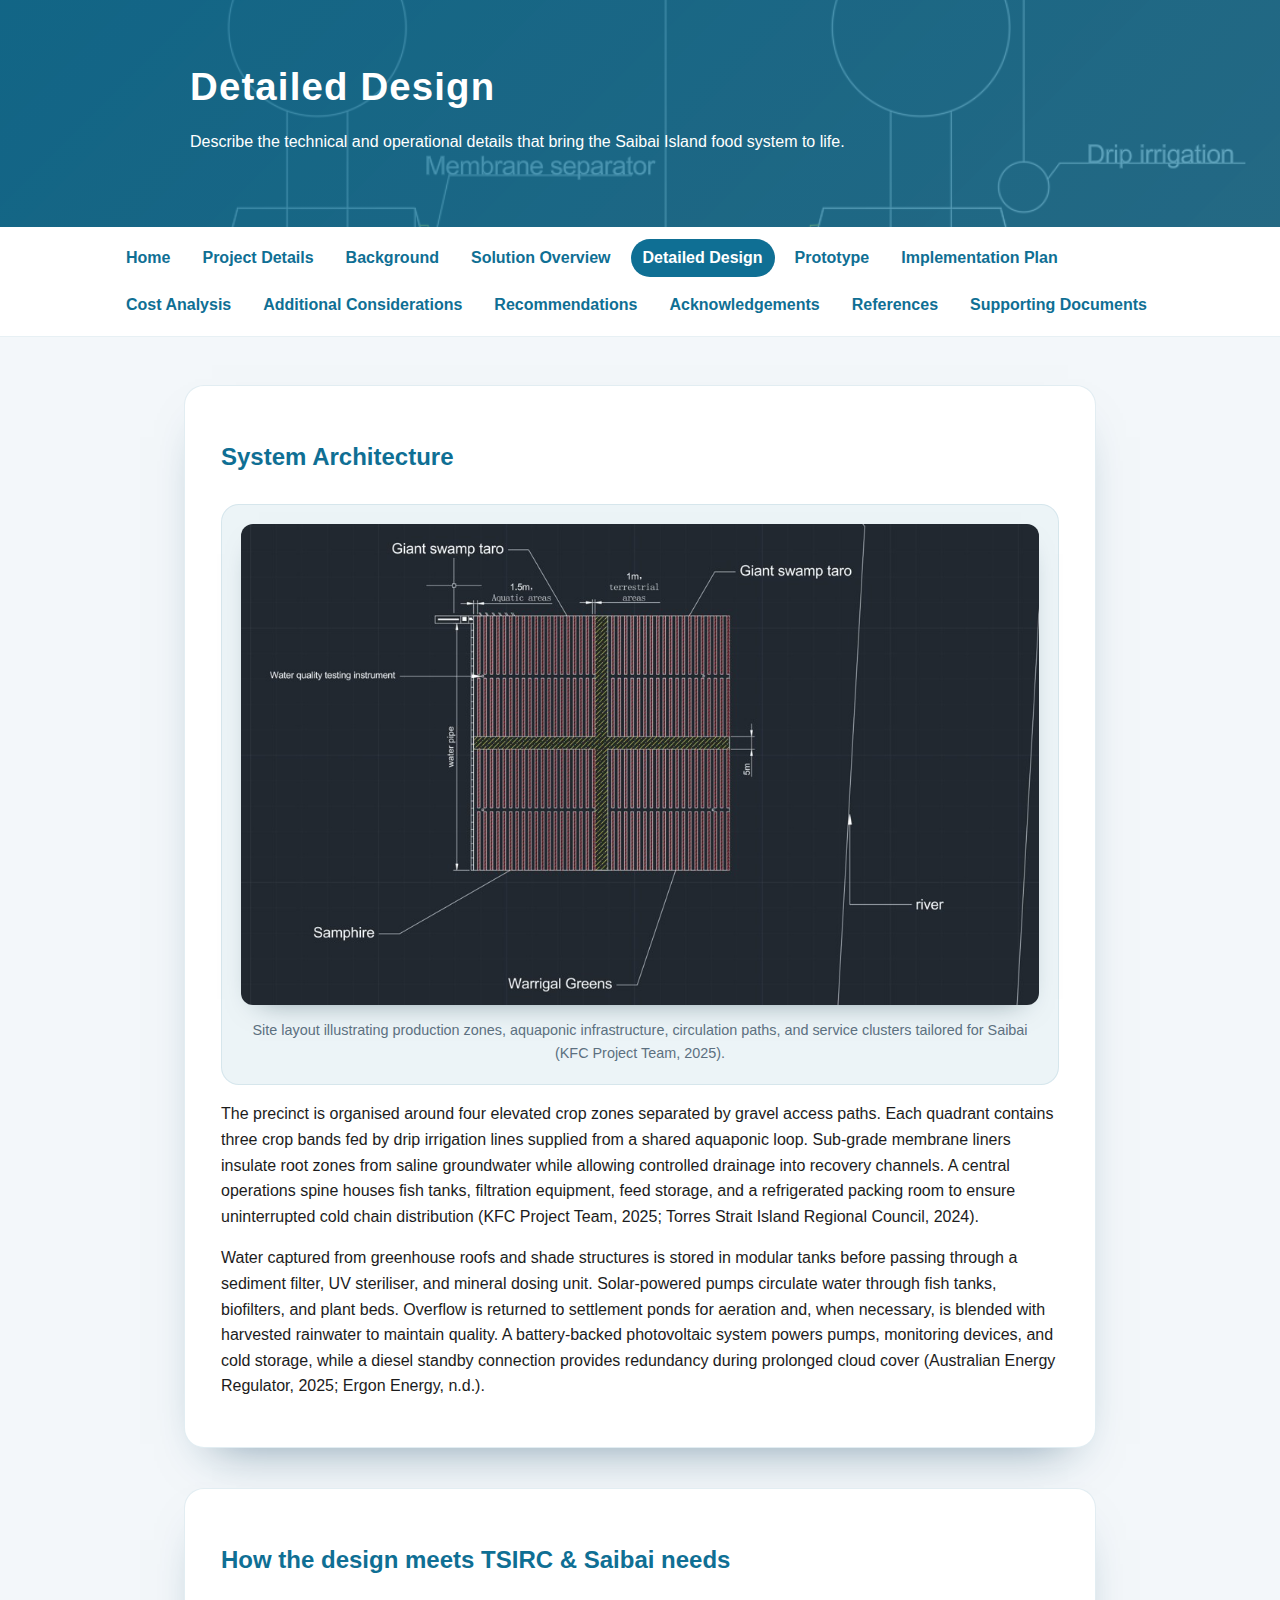
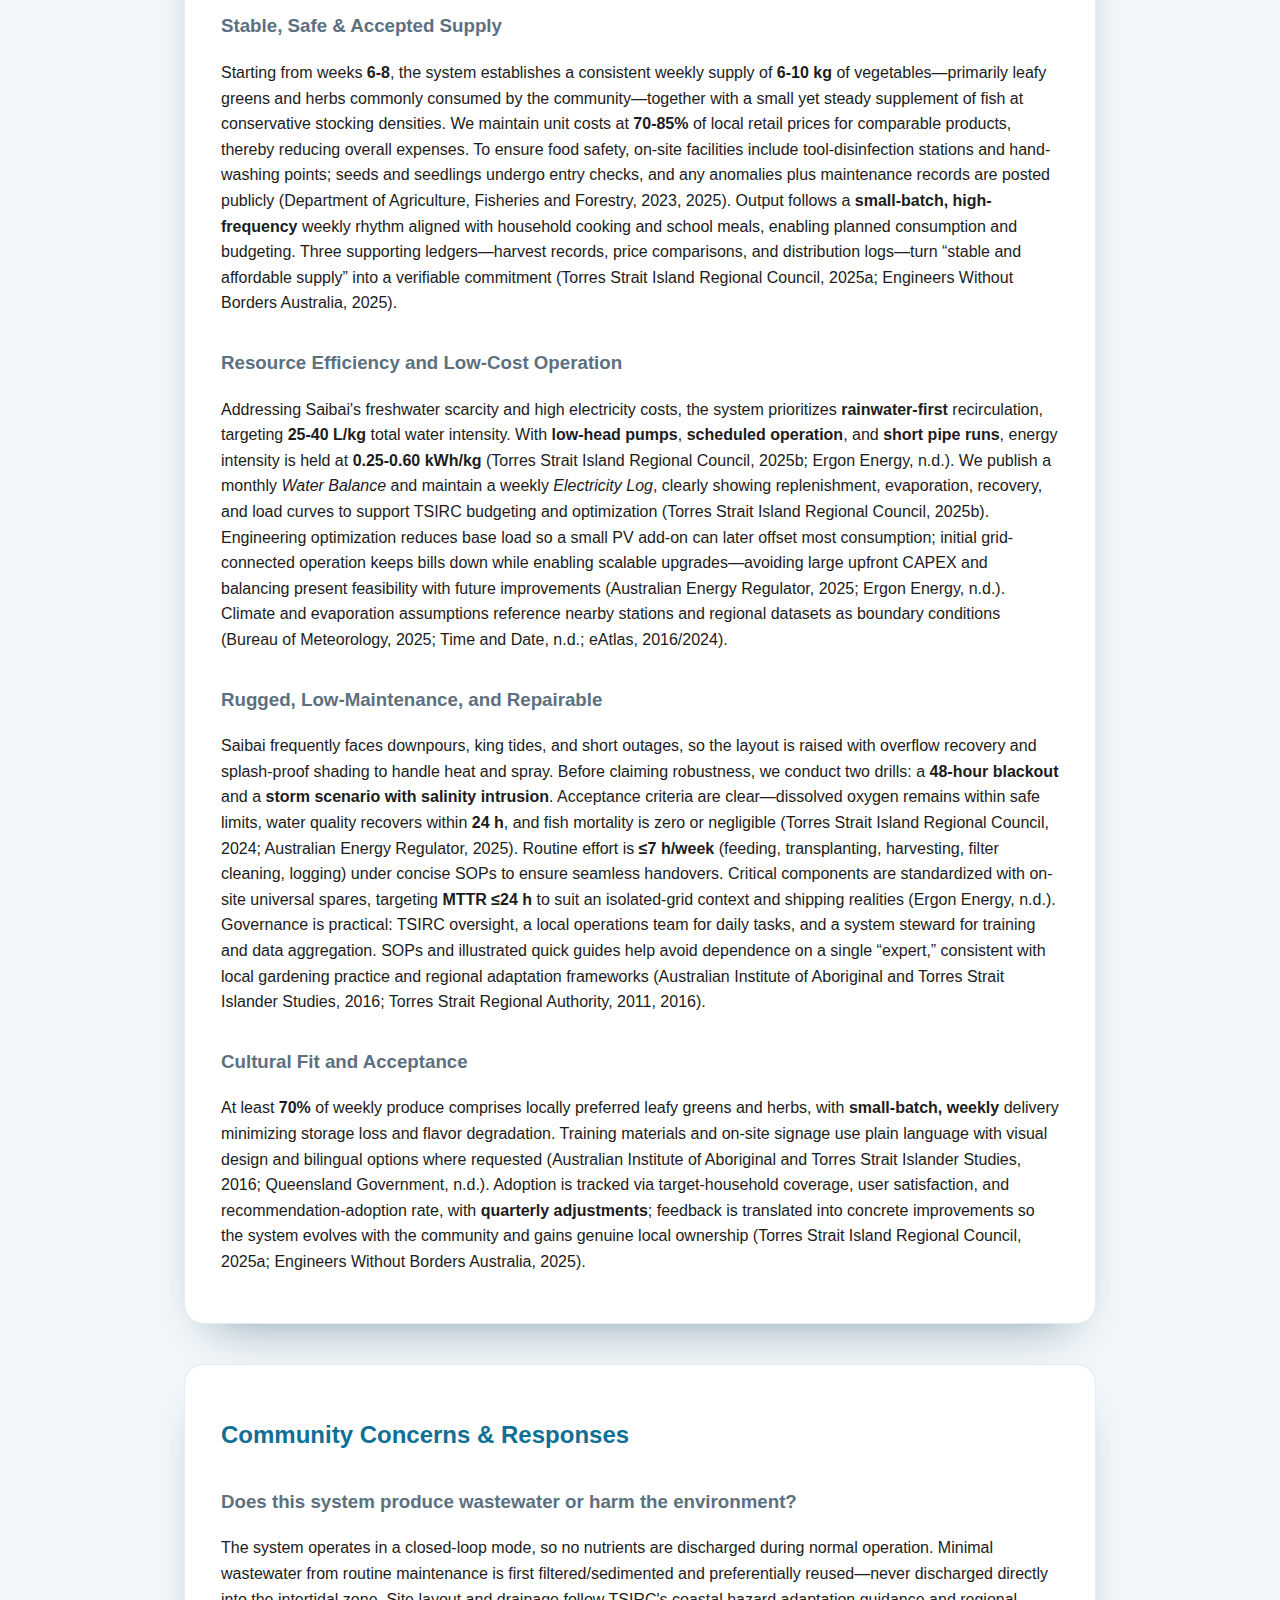
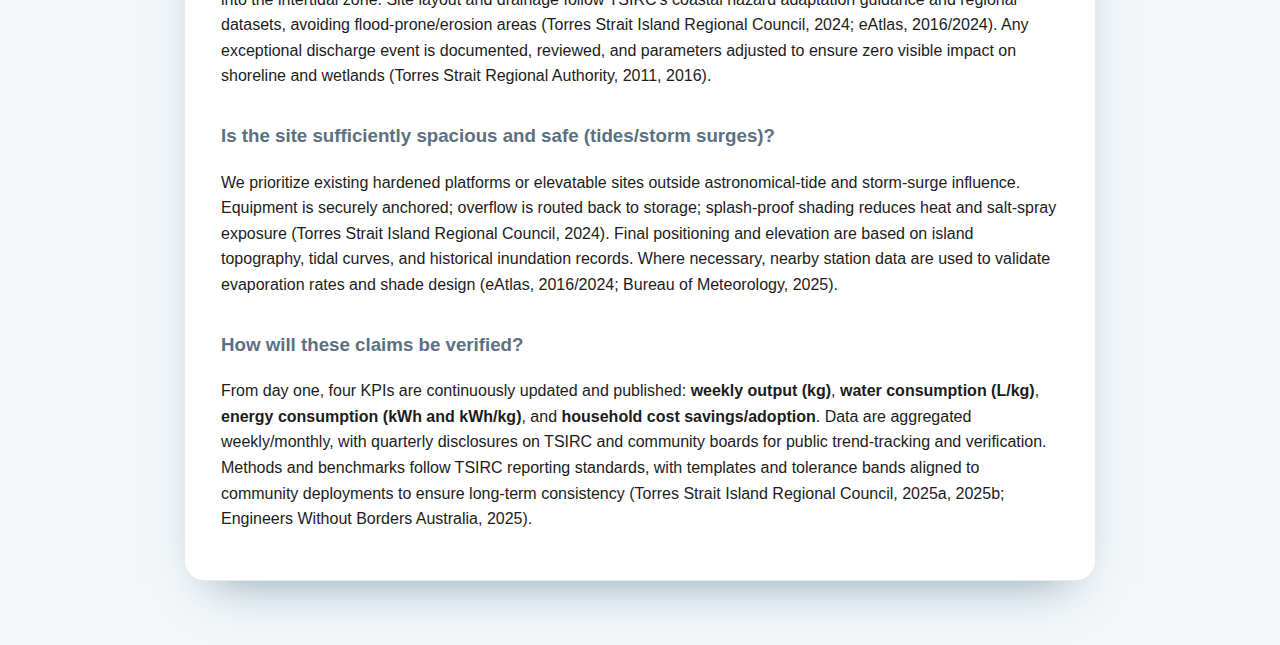
<file: detailed-design.html>
<!DOCTYPE html>
<html lang="en">

<head>
  <meta charset="UTF-8">
  <meta http-equiv="X-UA-Compatible" content="IE=edge">
  <meta name="viewport" content="width=device-width, initial-scale=1.0">
  <title>Detailed Design | Saibai Island Food System</title>
  <link rel="stylesheet" href="styles.css">
</head>

<body>
  <header class="subpage-hero">
    <div class="hero-content">
      <h1>Detailed Design</h1>
      <p>Describe the technical and operational details that bring the Saibai Island food system to life.</p>
    </div>
  </header>

  <nav>
    <div class="nav-inner">
      <ul>
        <li><a href="index.html">Home</a></li>
        <li><a href="project-details.html">Project Details</a></li>
        <li><a href="background.html">Background</a></li>
        <li><a href="solution.html">Solution Overview</a></li>
        <li><a href="detailed-design.html" class="active">Detailed Design</a></li>
        <li><a href="prototype.html">Prototype</a></li>
        <li><a href="implementation-plan.html">Implementation Plan</a></li>
        <li><a href="cost-analysis.html">Cost Analysis</a></li>
        <li><a href="additional-considerations.html">Additional Considerations</a></li>
        <li><a href="recommendations.html">Recommendations</a></li>
        <li><a href="acknowledgements.html">Acknowledgements</a></li>
        <li><a href="references.html">References</a></li>
        <li><a href="supporting-documents.html">Supporting Documents</a></li>
      </ul>
    </div>
  </nav>

  <main>
    <section>
      <h2>System Architecture</h2>
      <figure class="media-frame">
        <img src="images/p1.jpg"
          alt="Render of the Saibai Island food precinct layout with four raised-bed quadrants and central aquaponic core.">
        <figcaption>Site layout illustrating production zones, aquaponic infrastructure, circulation paths, and service
          clusters tailored for Saibai (KFC Project Team, 2025).</figcaption>
      </figure>
      <p>The precinct is organised around four elevated crop zones separated by gravel access paths. Each quadrant
        contains three crop bands fed by drip irrigation lines supplied from a shared aquaponic loop. Sub-grade membrane
        liners insulate root zones from saline groundwater while allowing controlled drainage into recovery channels. A
        central operations spine houses fish tanks, filtration equipment, feed storage, and a refrigerated packing room
        to ensure uninterrupted cold chain distribution (KFC Project Team, 2025; Torres Strait Island Regional Council,
        2024).</p>
      <p>Water captured from greenhouse roofs and shade structures is stored in modular tanks before passing through a
        sediment filter, UV steriliser, and mineral dosing unit. Solar-powered pumps circulate water through fish tanks,
        biofilters, and plant beds. Overflow is returned to settlement ponds for aeration and, when necessary, is
        blended with harvested rainwater to maintain quality. A battery-backed photovoltaic system powers pumps,
        monitoring devices, and cold storage, while a diesel standby connection provides redundancy during prolonged
        cloud cover (Australian Energy Regulator, 2025; Ergon Energy, n.d.).</p>
    </section>

    <section id="meets-needs">
      <h2>How the design meets TSIRC &amp; Saibai needs</h2>

      <h3>Stable, Safe &amp; Accepted Supply</h3>
      <p>Starting from weeks <strong>6-8</strong>, the system establishes a consistent weekly supply of <strong>6-10
          kg</strong> of vegetables—primarily leafy greens and herbs commonly consumed by the community—together with a
        small yet steady supplement of fish at conservative stocking densities. We maintain unit costs at
        <strong>70-85%</strong> of local retail prices for comparable products, thereby reducing overall expenses. To
        ensure food safety, on-site facilities include tool-disinfection stations and hand-washing points; seeds and
        seedlings undergo entry checks, and any anomalies plus maintenance records are posted publicly (Department of
        Agriculture, Fisheries and Forestry, 2023, 2025). Output follows a <strong>small-batch, high-frequency</strong>
        weekly rhythm aligned with household cooking and school meals, enabling planned consumption and budgeting. Three
        supporting ledgers—harvest records, price comparisons, and distribution logs—turn “stable and affordable supply”
        into a verifiable commitment (Torres Strait Island Regional Council, 2025a; Engineers Without Borders Australia,
        2025).</p>

      <h3>Resource Efficiency and Low-Cost Operation</h3>
      <p>Addressing Saibai's freshwater scarcity and high electricity costs, the system prioritizes
        <strong>rainwater-first</strong> recirculation, targeting <strong>25-40 L/kg</strong> total water intensity.
        With <strong>low-head pumps</strong>, <strong>scheduled operation</strong>, and <strong>short pipe
          runs</strong>, energy intensity is held at <strong>0.25-0.60 kWh/kg</strong> (Torres Strait Island Regional
        Council, 2025b; Ergon Energy, n.d.). We publish a monthly <em>Water Balance</em> and maintain a weekly
        <em>Electricity Log</em>, clearly showing replenishment, evaporation, recovery, and load curves to support TSIRC
        budgeting and optimization (Torres Strait Island Regional Council, 2025b). Engineering optimization reduces base
        load so a small PV add-on can later offset most consumption; initial grid-connected operation keeps bills down
        while enabling scalable upgrades—avoiding large upfront CAPEX and balancing present feasibility with future
        improvements (Australian Energy Regulator, 2025; Ergon Energy, n.d.). Climate and evaporation assumptions
        reference nearby stations and regional datasets as boundary conditions (Bureau of Meteorology, 2025; Time and
        Date, n.d.; eAtlas, 2016/2024).</p>

      <h3>Rugged, Low-Maintenance, and Repairable</h3>
      <p>Saibai frequently faces downpours, king tides, and short outages, so the layout is raised with overflow
        recovery and splash-proof shading to handle heat and spray. Before claiming robustness, we conduct two drills: a
        <strong>48-hour blackout</strong> and a <strong>storm scenario with salinity intrusion</strong>. Acceptance
        criteria are clear—dissolved oxygen remains within safe limits, water quality recovers within <strong>24
          h</strong>, and fish mortality is zero or negligible (Torres Strait Island Regional Council, 2024; Australian
        Energy Regulator, 2025). Routine effort is <strong>≤7 h/week</strong> (feeding, transplanting, harvesting,
        filter cleaning, logging) under concise SOPs to ensure seamless handovers. Critical components are standardized
        with on-site universal spares, targeting <strong>MTTR ≤24 h</strong> to suit an isolated-grid context and
        shipping realities (Ergon Energy, n.d.). Governance is practical: TSIRC oversight, a local operations team for
        daily tasks, and a system steward for training and data aggregation. SOPs and illustrated quick guides help
        avoid dependence on a single “expert,” consistent with local gardening practice and regional adaptation
        frameworks (Australian Institute of Aboriginal and Torres Strait Islander Studies, 2016; Torres Strait Regional
        Authority, 2011, 2016).</p>

      <h3>Cultural Fit and Acceptance</h3>
      <p>At least <strong>70%</strong> of weekly produce comprises locally preferred leafy greens and herbs, with
        <strong>small-batch, weekly</strong> delivery minimizing storage loss and flavor degradation. Training materials
        and on-site signage use plain language with visual design and bilingual options where requested (Australian
        Institute of Aboriginal and Torres Strait Islander Studies, 2016; Queensland Government, n.d.). Adoption is
        tracked via target-household coverage, user satisfaction, and recommendation-adoption rate, with
        <strong>quarterly adjustments</strong>; feedback is translated into concrete improvements so the system evolves
        with the community and gains genuine local ownership (Torres Strait Island Regional Council, 2025a; Engineers
        Without Borders Australia, 2025).</p>
    </section>

    <section id="concerns-responses">
      <h2>Community Concerns &amp; Responses</h2>

      <h3>Does this system produce wastewater or harm the environment?</h3>
      <p>The system operates in a closed-loop mode, so no nutrients are discharged during normal operation. Minimal
        wastewater from routine maintenance is first filtered/sedimented and preferentially reused—never discharged
        directly into the intertidal zone. Site layout and drainage follow TSIRC's coastal hazard adaptation guidance
        and regional datasets, avoiding flood-prone/erosion areas (Torres Strait Island Regional Council, 2024; eAtlas,
        2016/2024). Any exceptional discharge event is documented, reviewed, and parameters adjusted to ensure zero
        visible impact on shoreline and wetlands (Torres Strait Regional Authority, 2011, 2016).</p>

      <h3>Is the site sufficiently spacious and safe (tides/storm surges)?</h3>
      <p>We prioritize existing hardened platforms or elevatable sites outside astronomical-tide and storm-surge
        influence. Equipment is securely anchored; overflow is routed back to storage; splash-proof shading reduces heat
        and salt-spray exposure (Torres Strait Island Regional Council, 2024). Final positioning and elevation are based
        on island topography, tidal curves, and historical inundation records. Where necessary, nearby station data are
        used to validate evaporation rates and shade design (eAtlas, 2016/2024; Bureau of Meteorology, 2025).</p>

      <h3>How will these claims be verified?</h3>
      <p>From day one, four KPIs are continuously updated and published: <strong>weekly output (kg)</strong>,
        <strong>water consumption (L/kg)</strong>, <strong>energy consumption (kWh and kWh/kg)</strong>, and
        <strong>household cost savings/adoption</strong>. Data are aggregated weekly/monthly, with quarterly disclosures
        on TSIRC and community boards for public trend-tracking and verification. Methods and benchmarks follow TSIRC
        reporting standards, with templates and tolerance bands aligned to community deployments to ensure long-term
        consistency (Torres Strait Island Regional Council, 2025a, 2025b; Engineers Without Borders Australia, 2025).
      </p>
    </section>
  </main>
</file>
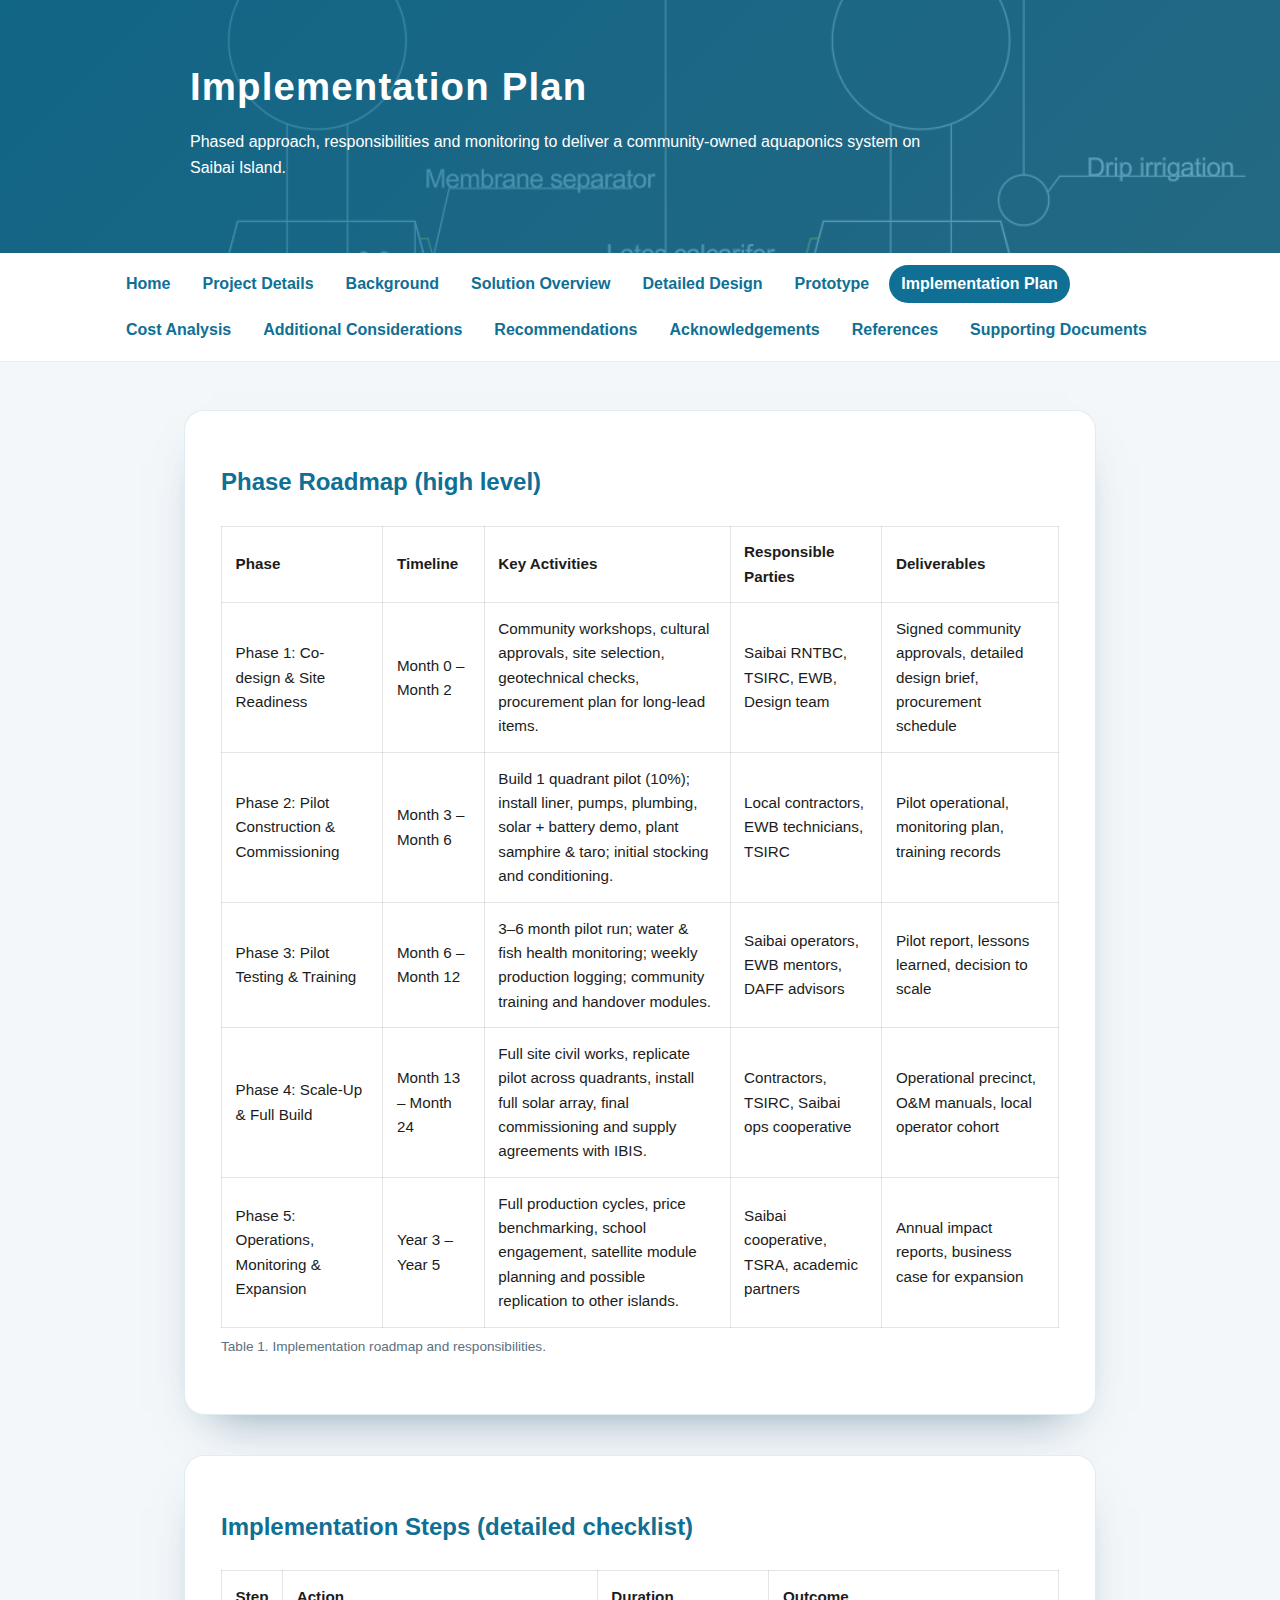
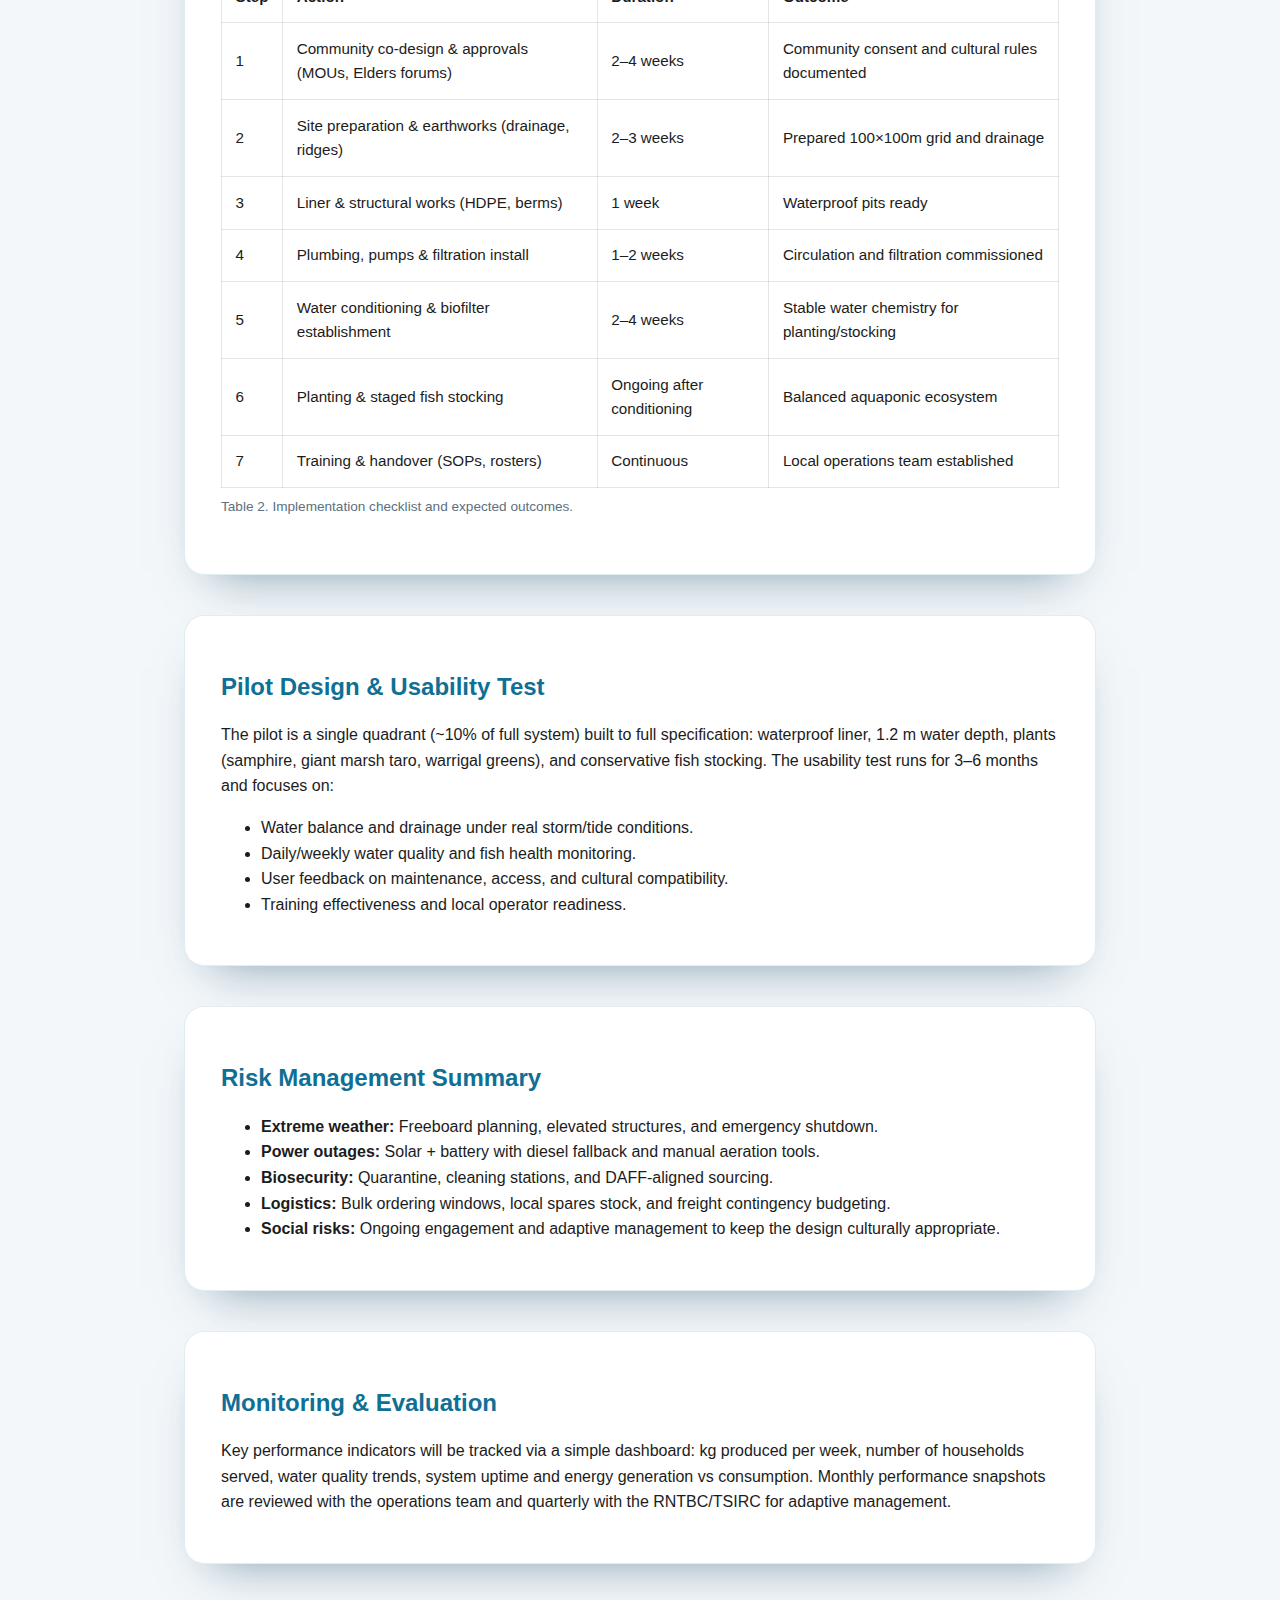
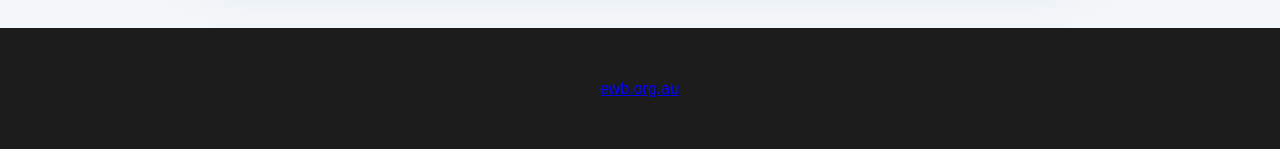
<file: implementation-plan.html>
<!DOCTYPE html>
<html lang="en">
<head>
  <meta charset="UTF-8" />
  <meta http-equiv="X-UA-Compatible" content="IE=edge" />
  <meta name="viewport" content="width=device-width, initial-scale=1.0"/>
  <title>Implementation Plan | Saibai Island Food System</title>
  <link rel="stylesheet" href="styles.css" />
</head>
<body>
  <header class="subpage-hero">
    <div class="hero-content">
      <h1>Implementation Plan</h1>
      <p>Phased approach, responsibilities and monitoring to deliver a community-owned aquaponics system on Saibai Island.</p>
    </div>
  </header>

  <nav>
    <div class="nav-inner">
      <ul>
        <li><a href="index.html">Home</a></li>
        <li><a href="project-details.html">Project Details</a></li>
        <li><a href="background.html">Background</a></li>
        <li><a href="solution.html">Solution Overview</a></li>
        <li><a href="detailed-design.html">Detailed Design</a></li>
        <li><a href="prototype.html">Prototype</a></li>
        <li><a href="implementation-plan.html" class="active">Implementation Plan</a></li>
        <li><a href="cost-analysis.html">Cost Analysis</a></li>
        <li><a href="additional-considerations.html">Additional Considerations</a></li>
        <li><a href="recommendations.html">Recommendations</a></li>
        <li><a href="acknowledgements.html">Acknowledgements</a></li>
        <li><a href="references.html">References</a></li>
        <li><a href="supporting-documents.html">Supporting Documents</a></li>
      </ul>
    </div>
  </nav>

  <main>
    <section>
      <h2>Phase Roadmap (high level)</h2>
      <table>
        <thead>
          <tr>
            <th>Phase</th>
            <th>Timeline</th>
            <th>Key Activities</th>
            <th>Responsible Parties</th>
            <th>Deliverables</th>
          </tr>
        </thead>
        <tbody>
          <tr>
            <td>Phase 1: Co-design & Site Readiness</td>
            <td>Month 0 – Month 2</td>
            <td>
              Community workshops, cultural approvals, site selection, geotechnical checks, procurement plan for long-lead items.
            </td>
            <td>Saibai RNTBC, TSIRC, EWB, Design team</td>
            <td>Signed community approvals, detailed design brief, procurement schedule</td>
          </tr>

          <tr>
            <td>Phase 2: Pilot Construction & Commissioning</td>
            <td>Month 3 – Month 6</td>
            <td>
              Build 1 quadrant pilot (10%); install liner, pumps, plumbing, solar + battery demo, plant samphire & taro; initial stocking and conditioning.
            </td>
            <td>Local contractors, EWB technicians, TSIRC</td>
            <td>Pilot operational, monitoring plan, training records</td>
          </tr>

          <tr>
            <td>Phase 3: Pilot Testing & Training</td>
            <td>Month 6 – Month 12</td>
            <td>
              3–6 month pilot run; water & fish health monitoring; weekly production logging; community training and handover modules.
            </td>
            <td>Saibai operators, EWB mentors, DAFF advisors</td>
            <td>Pilot report, lessons learned, decision to scale</td>
          </tr>

          <tr>
            <td>Phase 4: Scale-Up & Full Build</td>
            <td>Month 13 – Month 24</td>
            <td>
              Full site civil works, replicate pilot across quadrants, install full solar array, final commissioning and supply agreements with IBIS.
            </td>
            <td>Contractors, TSIRC, Saibai ops cooperative</td>
            <td>Operational precinct, O&amp;M manuals, local operator cohort</td>
          </tr>

          <tr>
            <td>Phase 5: Operations, Monitoring & Expansion</td>
            <td>Year 3 – Year 5</td>
            <td>
              Full production cycles, price benchmarking, school engagement, satellite module planning and possible replication to other islands.
            </td>
            <td>Saibai cooperative, TSRA, academic partners</td>
            <td>Annual impact reports, business case for expansion</td>
          </tr>
        </tbody>
        <caption>Table 1. Implementation roadmap and responsibilities.</caption>
      </table>
    </section>

    <section>
      <h2>Implementation Steps (detailed checklist)</h2>
      <table>
        <thead>
          <tr>
            <th>Step</th>
            <th>Action</th>
            <th>Duration</th>
            <th>Outcome</th>
          </tr>
        </thead>
        <tbody>
          <tr>
            <td>1</td>
            <td>Community co-design & approvals (MOUs, Elders forums)</td>
            <td>2–4 weeks</td>
            <td>Community consent and cultural rules documented</td>
          </tr>
          <tr>
            <td>2</td>
            <td>Site preparation & earthworks (drainage, ridges)</td>
            <td>2–3 weeks</td>
            <td>Prepared 100×100m grid and drainage</td>
          </tr>
          <tr>
            <td>3</td>
            <td>Liner & structural works (HDPE, berms)</td>
            <td>1 week</td>
            <td>Waterproof pits ready</td>
          </tr>
          <tr>
            <td>4</td>
            <td>Plumbing, pumps & filtration install</td>
            <td>1–2 weeks</td>
            <td>Circulation and filtration commissioned</td>
          </tr>
          <tr>
            <td>5</td>
            <td>Water conditioning & biofilter establishment</td>
            <td>2–4 weeks</td>
            <td>Stable water chemistry for planting/stocking</td>
          </tr>
          <tr>
            <td>6</td>
            <td>Planting & staged fish stocking</td>
            <td>Ongoing after conditioning</td>
            <td>Balanced aquaponic ecosystem</td>
          </tr>
          <tr>
            <td>7</td>
            <td>Training & handover (SOPs, rosters)</td>
            <td>Continuous</td>
            <td>Local operations team established</td>
          </tr>
        </tbody>
        <caption>Table 2. Implementation checklist and expected outcomes.</caption>
      </table>
    </section>

    <section>
      <h2>Pilot Design & Usability Test</h2>
      <p>The pilot is a single quadrant (~10% of full system) built to full specification: waterproof liner, 1.2 m water depth, plants (samphire, giant marsh taro, warrigal greens), and conservative fish stocking. The usability test runs for 3–6 months and focuses on:</p>
      <ul>
        <li>Water balance and drainage under real storm/tide conditions.</li>
        <li>Daily/weekly water quality and fish health monitoring.</li>
        <li>User feedback on maintenance, access, and cultural compatibility.</li>
        <li>Training effectiveness and local operator readiness.</li>
      </ul>
    </section>

    <section>
      <h2>Risk Management Summary</h2>
      <ul>
        <li><strong>Extreme weather:</strong> Freeboard planning, elevated structures, and emergency shutdown.</li>
        <li><strong>Power outages:</strong> Solar + battery with diesel fallback and manual aeration tools.</li>
        <li><strong>Biosecurity:</strong> Quarantine, cleaning stations, and DAFF-aligned sourcing.</li>
        <li><strong>Logistics:</strong> Bulk ordering windows, local spares stock, and freight contingency budgeting.</li>
        <li><strong>Social risks:</strong> Ongoing engagement and adaptive management to keep the design culturally appropriate.</li>
      </ul>
    </section>

    <section>
      <h2>Monitoring & Evaluation</h2>
      <p>Key performance indicators will be tracked via a simple dashboard: kg produced per week, number of households served, water quality trends, system uptime and energy generation vs consumption. Monthly performance snapshots are reviewed with the operations team and quarterly with the RNTBC/TSIRC for adaptive management.</p>
    </section>

  </main>

  <footer>
    <p><a href="https://www.ewb.org.au/" target="_blank" rel="noopener noreferrer">ewb.org.au</a></p>
  </footer>
</body>
</html>
</file>
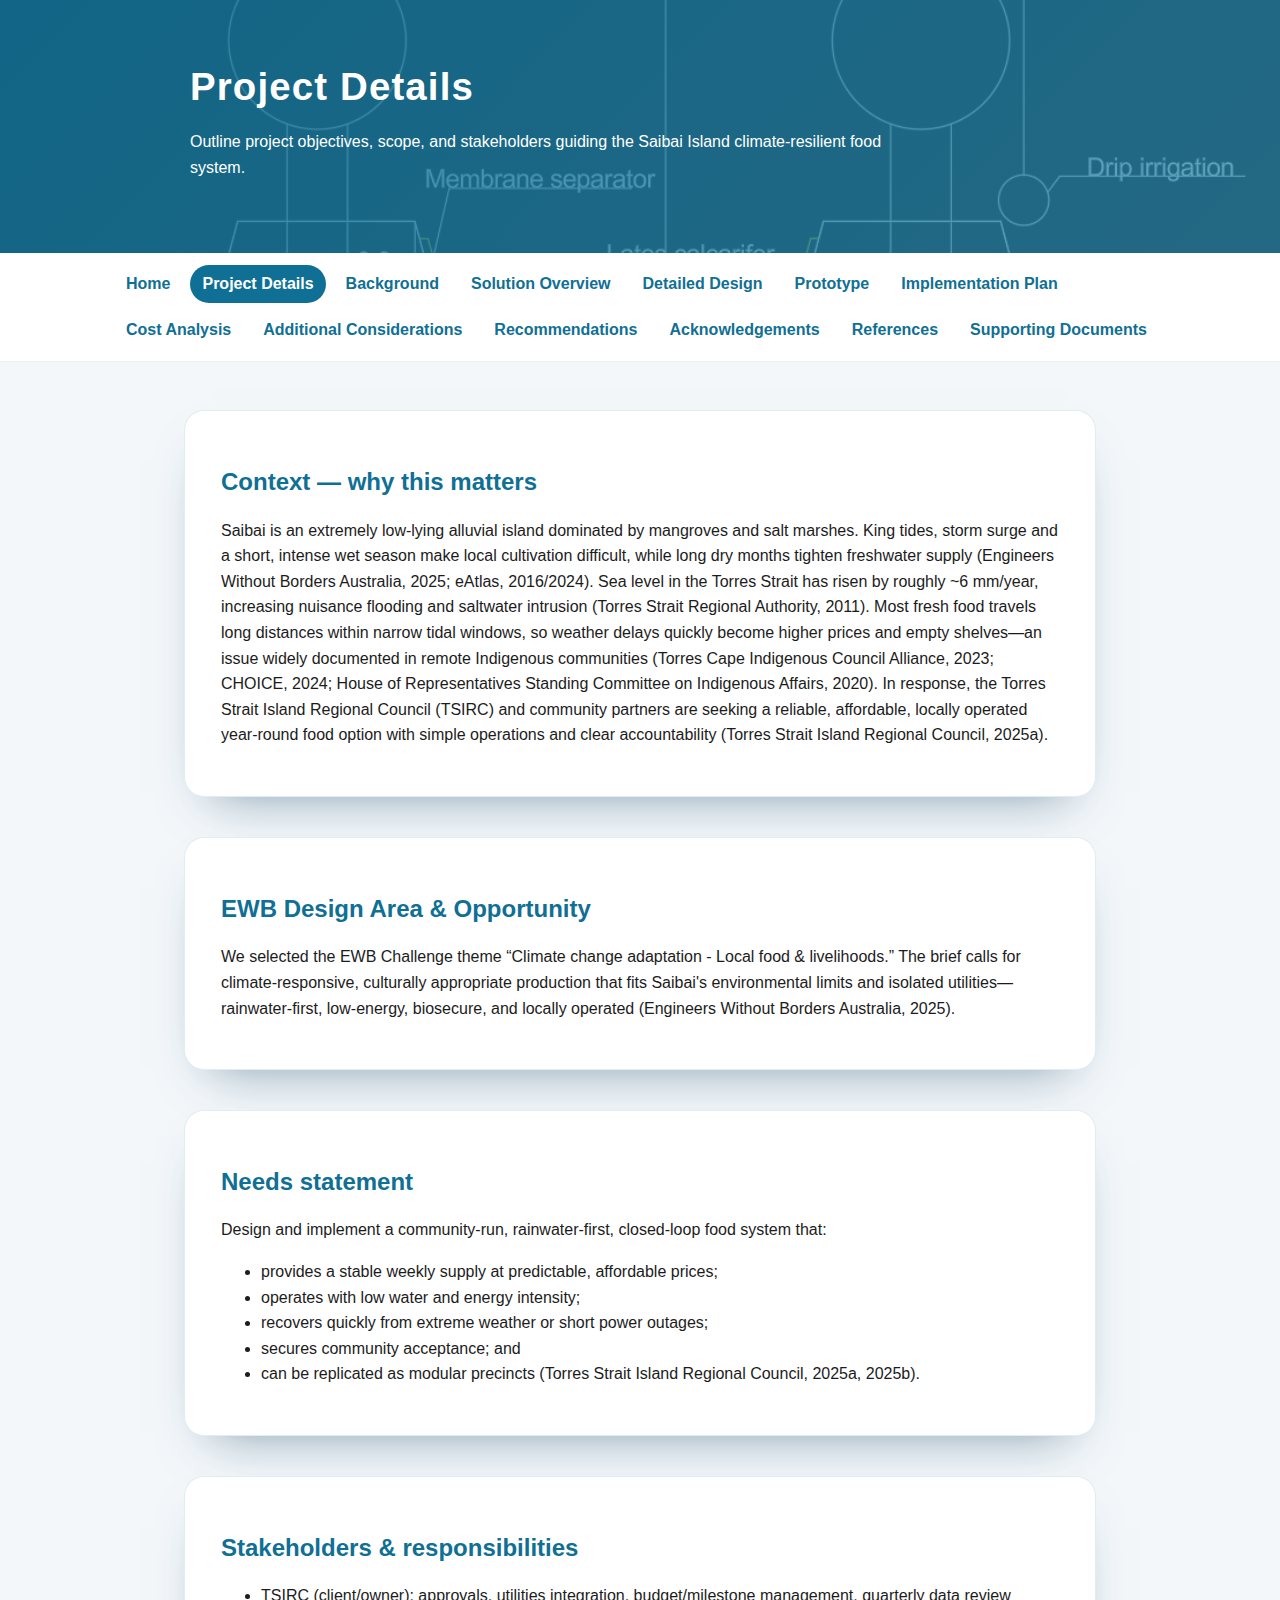
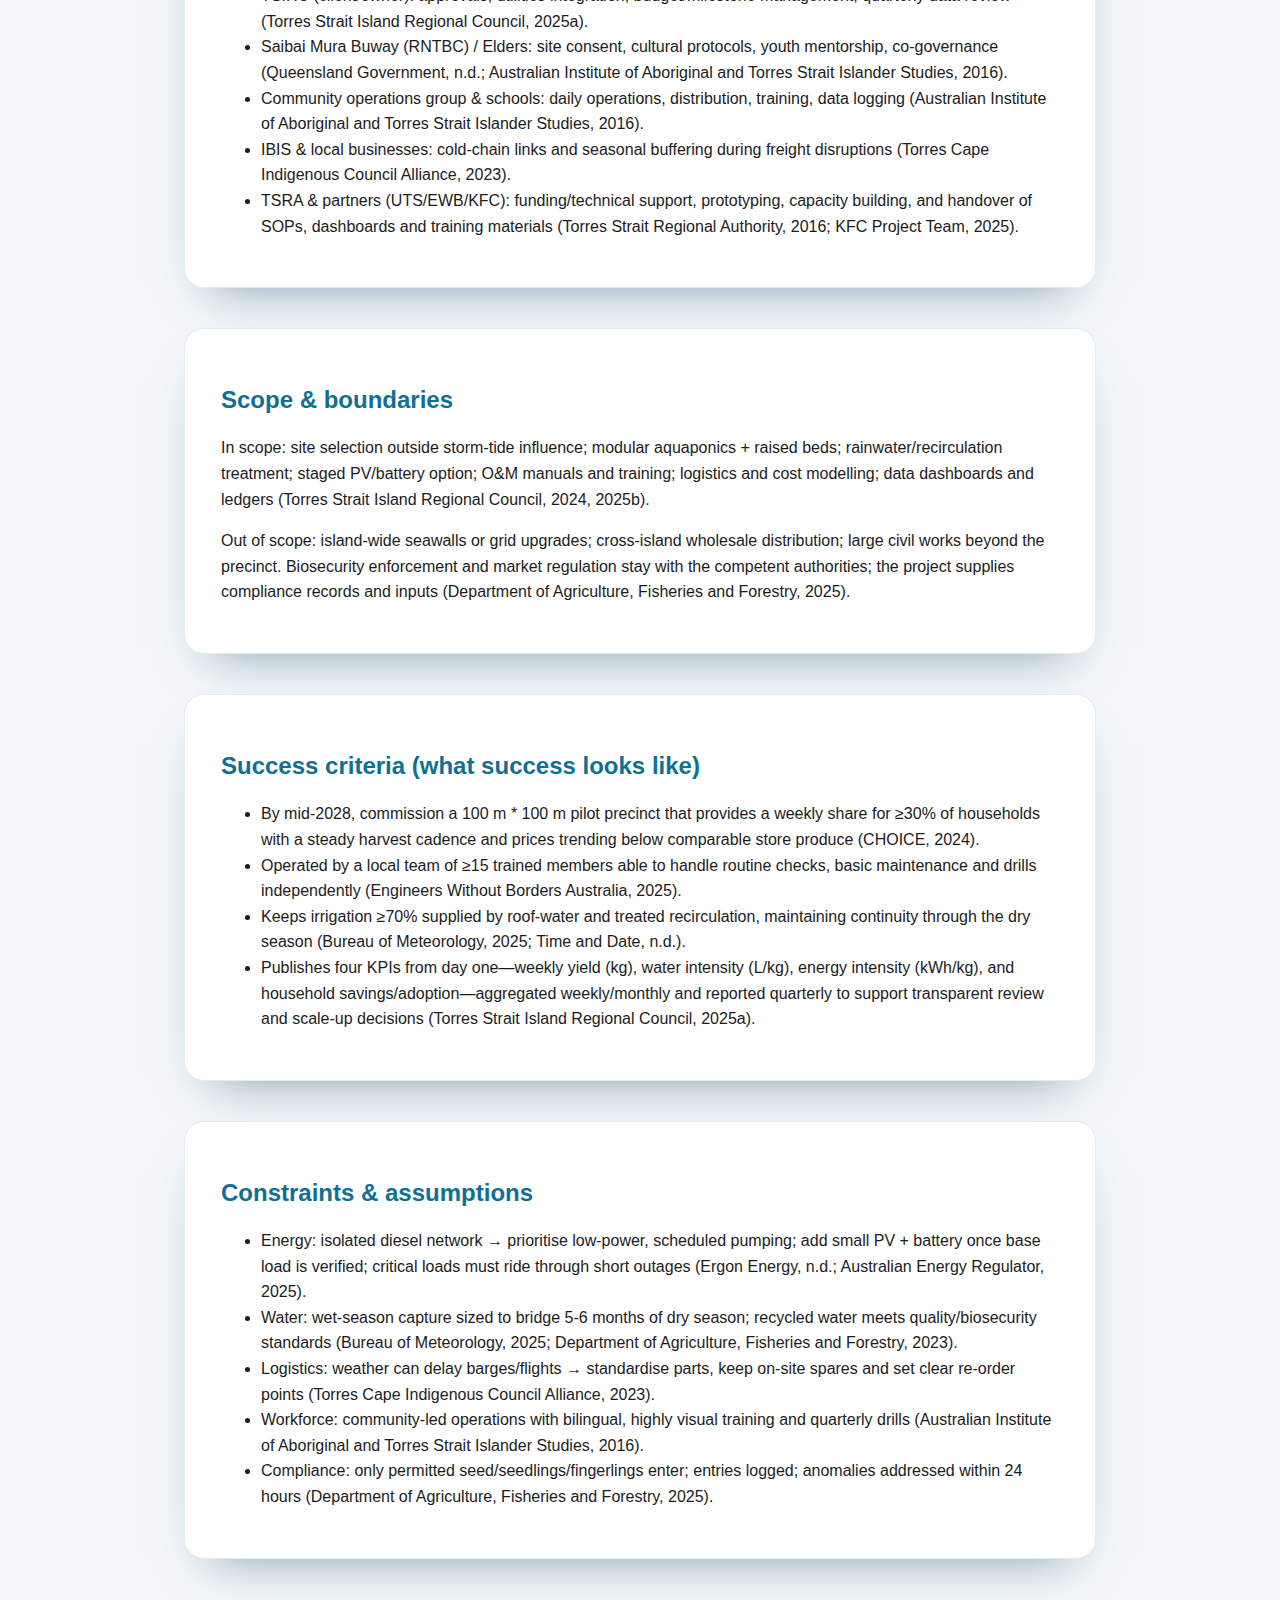
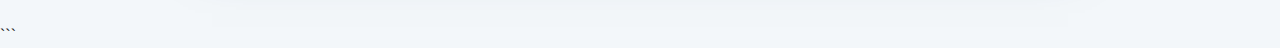
<file: project-details.html>
<!DOCTYPE html>
<html lang="en">
<head>
  <meta charset="UTF-8">
  <meta http-equiv="X-UA-Compatible" content="IE=edge">
  <meta name="viewport" content="width=device-width, initial-scale=1.0">
  <title>Project Details | Saibai Island Food System</title>
  <link rel="stylesheet" href="styles.css">
</head>
<body>
  <header class="subpage-hero">
    <div class="hero-content">
      <h1>Project Details</h1>
      <p>Outline project objectives, scope, and stakeholders guiding the Saibai Island climate-resilient food system.</p>
    </div>
  </header>

  <nav>
    <div class="nav-inner">
      <ul>
        <li><a href="index.html">Home</a></li>
        <li><a href="project-details.html" class="active">Project Details</a></li>
        <li><a href="background.html">Background</a></li>
        <li><a href="solution.html">Solution Overview</a></li>
        <li><a href="detailed-design.html">Detailed Design</a></li>
        <li><a href="prototype.html">Prototype</a></li>
        <li><a href="implementation-plan.html">Implementation Plan</a></li>
        <li><a href="cost-analysis.html">Cost Analysis</a></li>
        <li><a href="additional-considerations.html">Additional Considerations</a></li>
        <li><a href="recommendations.html">Recommendations</a></li>
        <li><a href="acknowledgements.html">Acknowledgements</a></li>
        <li><a href="references.html">References</a></li>
        <li><a href="supporting-documents.html">Supporting Documents</a></li>
      </ul>
    </div>
  </nav>

<main>
  <section id="context">
    <h2>Context — why this matters</h2>
    <p>
      Saibai is an extremely low-lying alluvial island dominated by mangroves and salt marshes.
      King tides, storm surge and a short, intense wet season make local cultivation difficult,
      while long dry months tighten freshwater supply (Engineers Without Borders Australia, 2025;
      eAtlas, 2016/2024). Sea level in the Torres Strait has risen by roughly ~6 mm/year,
      increasing nuisance flooding and saltwater intrusion (Torres Strait Regional Authority, 2011).
      Most fresh food travels long distances within narrow tidal windows, so weather delays quickly
      become higher prices and empty shelves—an issue widely documented in remote Indigenous
      communities (Torres Cape Indigenous Council Alliance, 2023; CHOICE, 2024; House of
      Representatives Standing Committee on Indigenous Affairs, 2020). In response, the Torres
      Strait Island Regional Council (TSIRC) and community partners are seeking a reliable,
      affordable, locally operated year-round food option with simple operations and clear
      accountability (Torres Strait Island Regional Council, 2025a).
    </p>
  </section>

  <section id="ewb">
    <h2>EWB Design Area & Opportunity</h2>
    <p>
      We selected the EWB Challenge theme “Climate change adaptation - Local food & livelihoods.”
      The brief calls for climate-responsive, culturally appropriate production that fits Saibai's
      environmental limits and isolated utilities—rainwater-first, low-energy, biosecure, and
      locally operated (Engineers Without Borders Australia, 2025).
    </p>
  </section>

  <section id="needs">
    <h2>Needs statement</h2>
    <p>Design and implement a community-run, rainwater-first, closed-loop food system that:</p>
    <ul>
      <li>provides a stable weekly supply at predictable, affordable prices;</li>
      <li>operates with low water and energy intensity;</li>
      <li>recovers quickly from extreme weather or short power outages;</li>
      <li>secures community acceptance; and</li>
      <li>can be replicated as modular precincts (Torres Strait Island Regional Council, 2025a, 2025b).</li>
    </ul>
  </section>

  <section id="stakeholders">
    <h2>Stakeholders & responsibilities</h2>
    <ul>
      <li>TSIRC (client/owner): approvals, utilities integration, budget/milestone management, quarterly data review (Torres Strait Island Regional Council, 2025a).</li>
      <li>Saibai Mura Buway (RNTBC) / Elders: site consent, cultural protocols, youth mentorship, co-governance (Queensland Government, n.d.; Australian Institute of Aboriginal and Torres Strait Islander Studies, 2016).</li>
      <li>Community operations group & schools: daily operations, distribution, training, data logging (Australian Institute of Aboriginal and Torres Strait Islander Studies, 2016).</li>
      <li>IBIS & local businesses: cold-chain links and seasonal buffering during freight disruptions (Torres Cape Indigenous Council Alliance, 2023).</li>
      <li>TSRA & partners (UTS/EWB/KFC): funding/technical support, prototyping, capacity building, and handover of SOPs, dashboards and training materials (Torres Strait Regional Authority, 2016; KFC Project Team, 2025).</li>
    </ul>
  </section>

  <section id="scope">
    <h2>Scope & boundaries</h2>
    <p>
      In scope: site selection outside storm-tide influence; modular aquaponics + raised
      beds; rainwater/recirculation treatment; staged PV/battery option; O&amp;M manuals and training;
      logistics and cost modelling; data dashboards and ledgers (Torres Strait Island Regional Council,
      2024, 2025b).
    </p>
    <p>
      Out of scope: island-wide seawalls or grid upgrades; cross-island wholesale
      distribution; large civil works beyond the precinct. Biosecurity enforcement and market
      regulation stay with the competent authorities; the project supplies compliance records and
      inputs (Department of Agriculture, Fisheries and Forestry, 2025).
    </p>
  </section>

  <section id="success-criteria">
    <h2>Success criteria (what success looks like)</h2>
    <ul>
      <li>By mid-2028, commission a 100 m * 100 m pilot precinct that provides a weekly share for
          ≥30% of households with a steady harvest cadence and prices trending below comparable
          store produce (CHOICE, 2024).</li>
      <li>Operated by a local team of ≥15 trained members able to handle routine checks, basic maintenance and drills independently (Engineers Without Borders Australia, 2025).</li>
      <li>Keeps irrigation ≥70% supplied by roof-water and treated recirculation, maintaining continuity
          through the dry season (Bureau of Meteorology, 2025; Time and Date, n.d.).</li>
      <li>Publishes four KPIs from day one—weekly yield (kg), water intensity (L/kg),
          energy intensity (kWh/kg), and household savings/adoption—aggregated weekly/monthly and
          reported quarterly to support transparent review and scale-up decisions (Torres Strait Island
          Regional Council, 2025a).</li>
    </ul>
  </section>

  <section id="constraints">
    <h2>Constraints & assumptions</h2>
    <ul>
      <li>Energy: isolated diesel network → prioritise low-power, scheduled pumping; add small PV + battery once base load is verified; critical loads must ride through short outages (Ergon Energy, n.d.; Australian Energy Regulator, 2025).</li>
      <li>Water: wet-season capture sized to bridge 5-6 months of dry season; recycled water meets quality/biosecurity standards (Bureau of Meteorology, 2025; Department of Agriculture, Fisheries and Forestry, 2023).</li>
      <li>Logistics: weather can delay barges/flights → standardise parts, keep on-site spares and set clear re-order points (Torres Cape Indigenous Council Alliance, 2023).</li>
      <li>Workforce: community-led operations with bilingual, highly visual training and quarterly drills (Australian Institute of Aboriginal and Torres Strait Islander Studies, 2016).</li>
      <li>Compliance: only permitted seed/seedlings/fingerlings enter; entries logged; anomalies addressed within 24 hours (Department of Agriculture, Fisheries and Forestry, 2025).</li>
    </ul>
  </section>
</main>
```
</file>
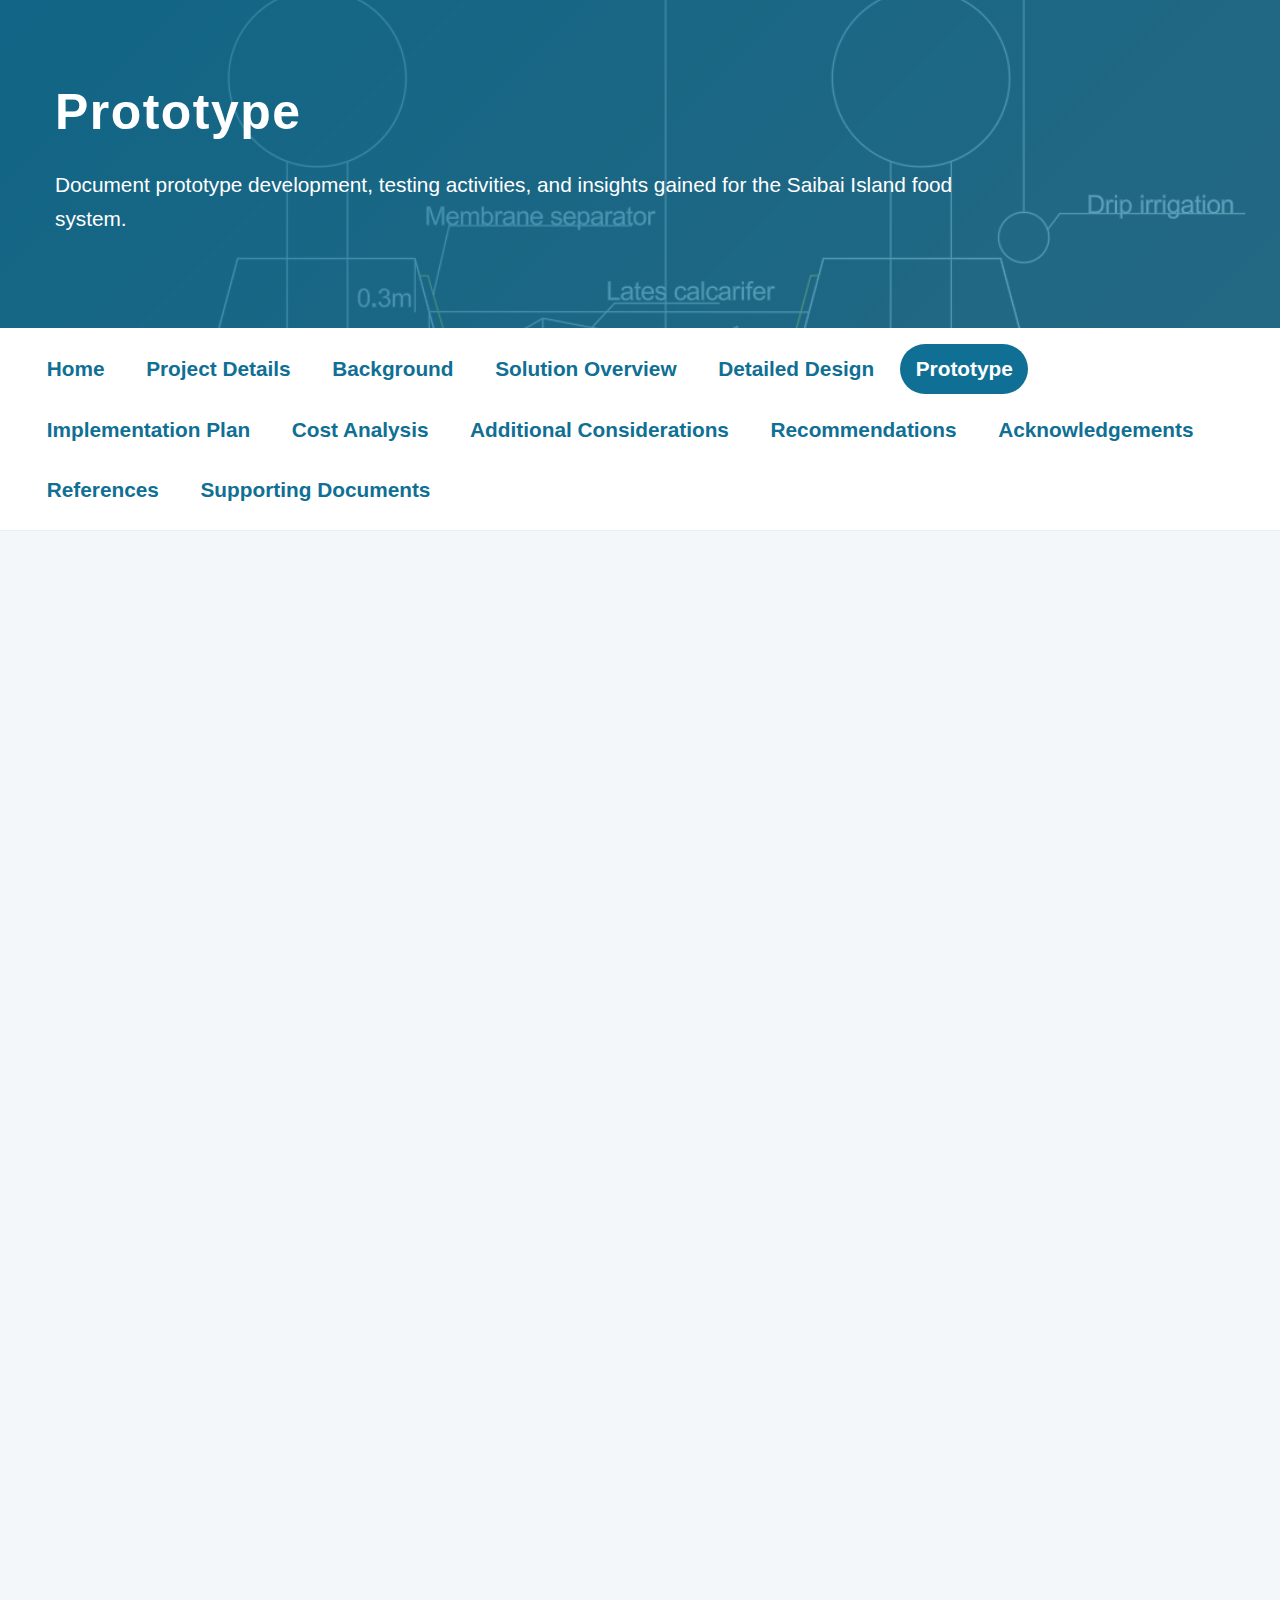
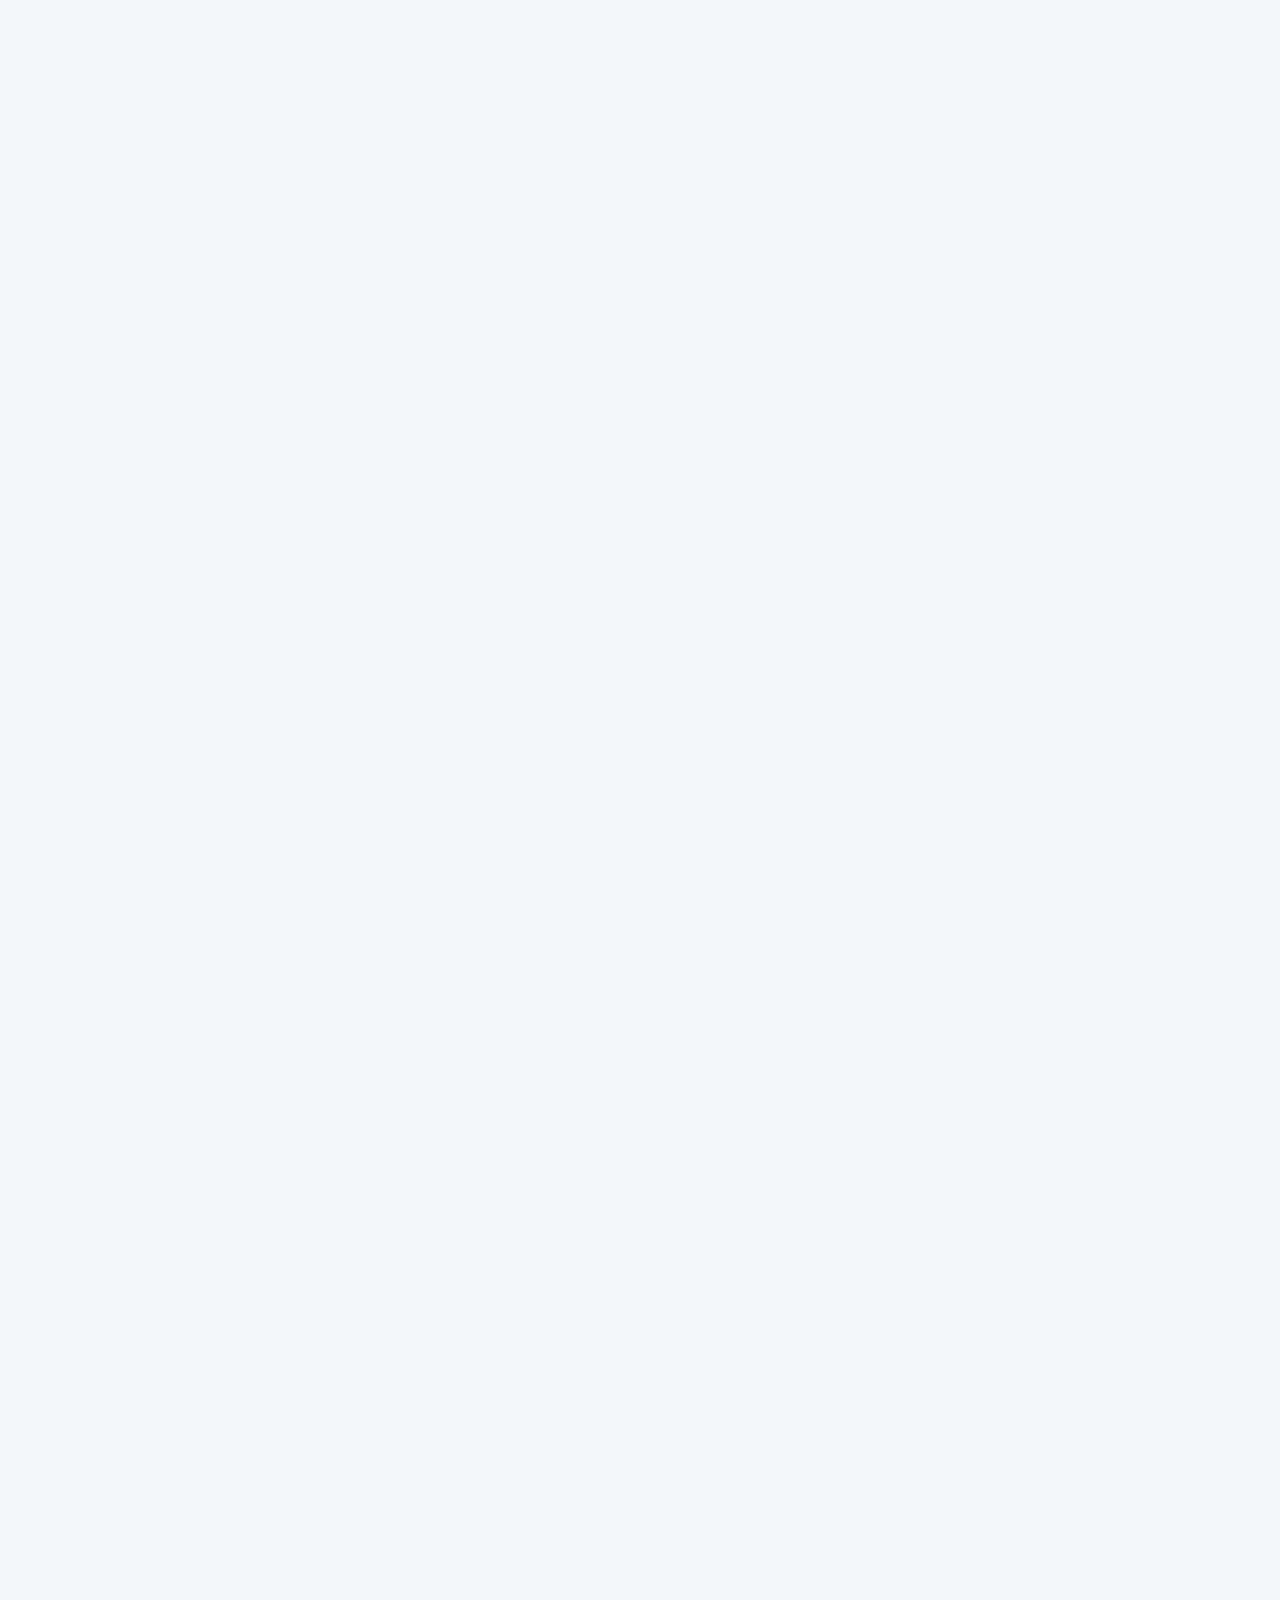
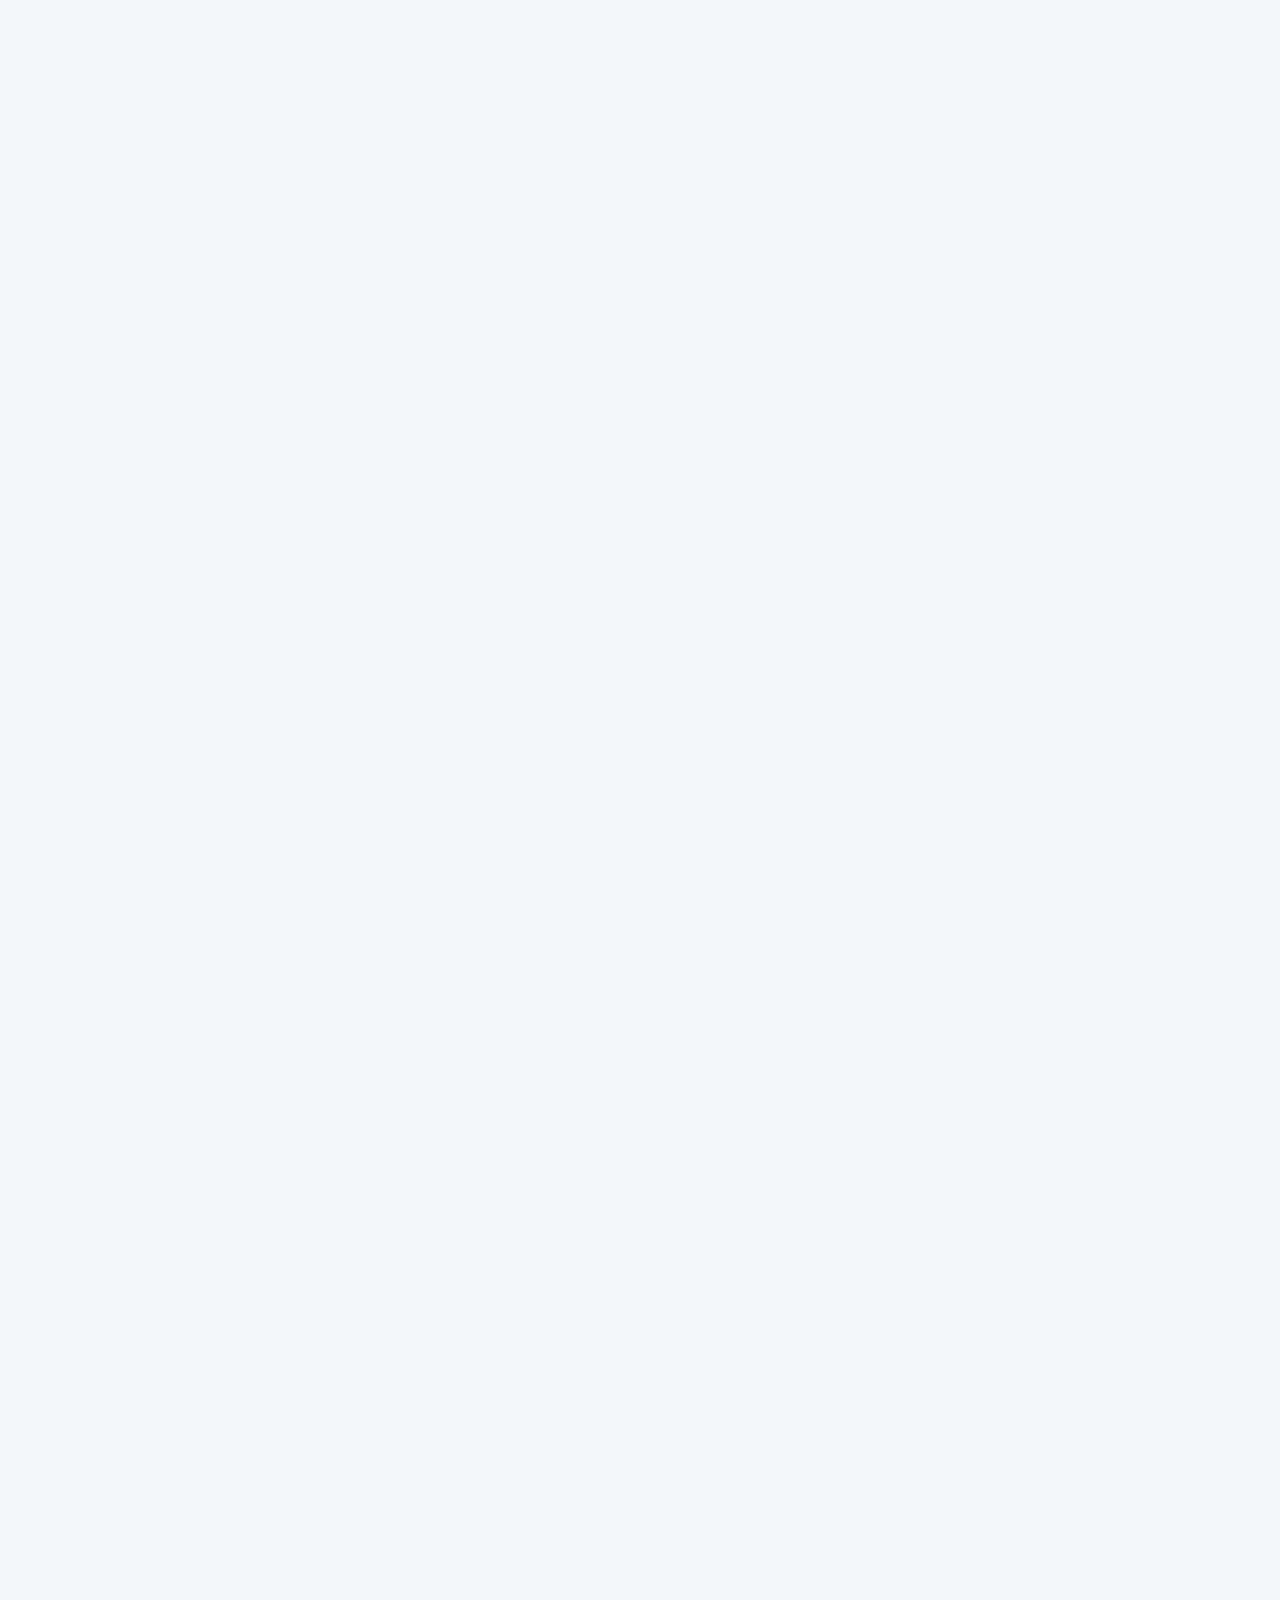
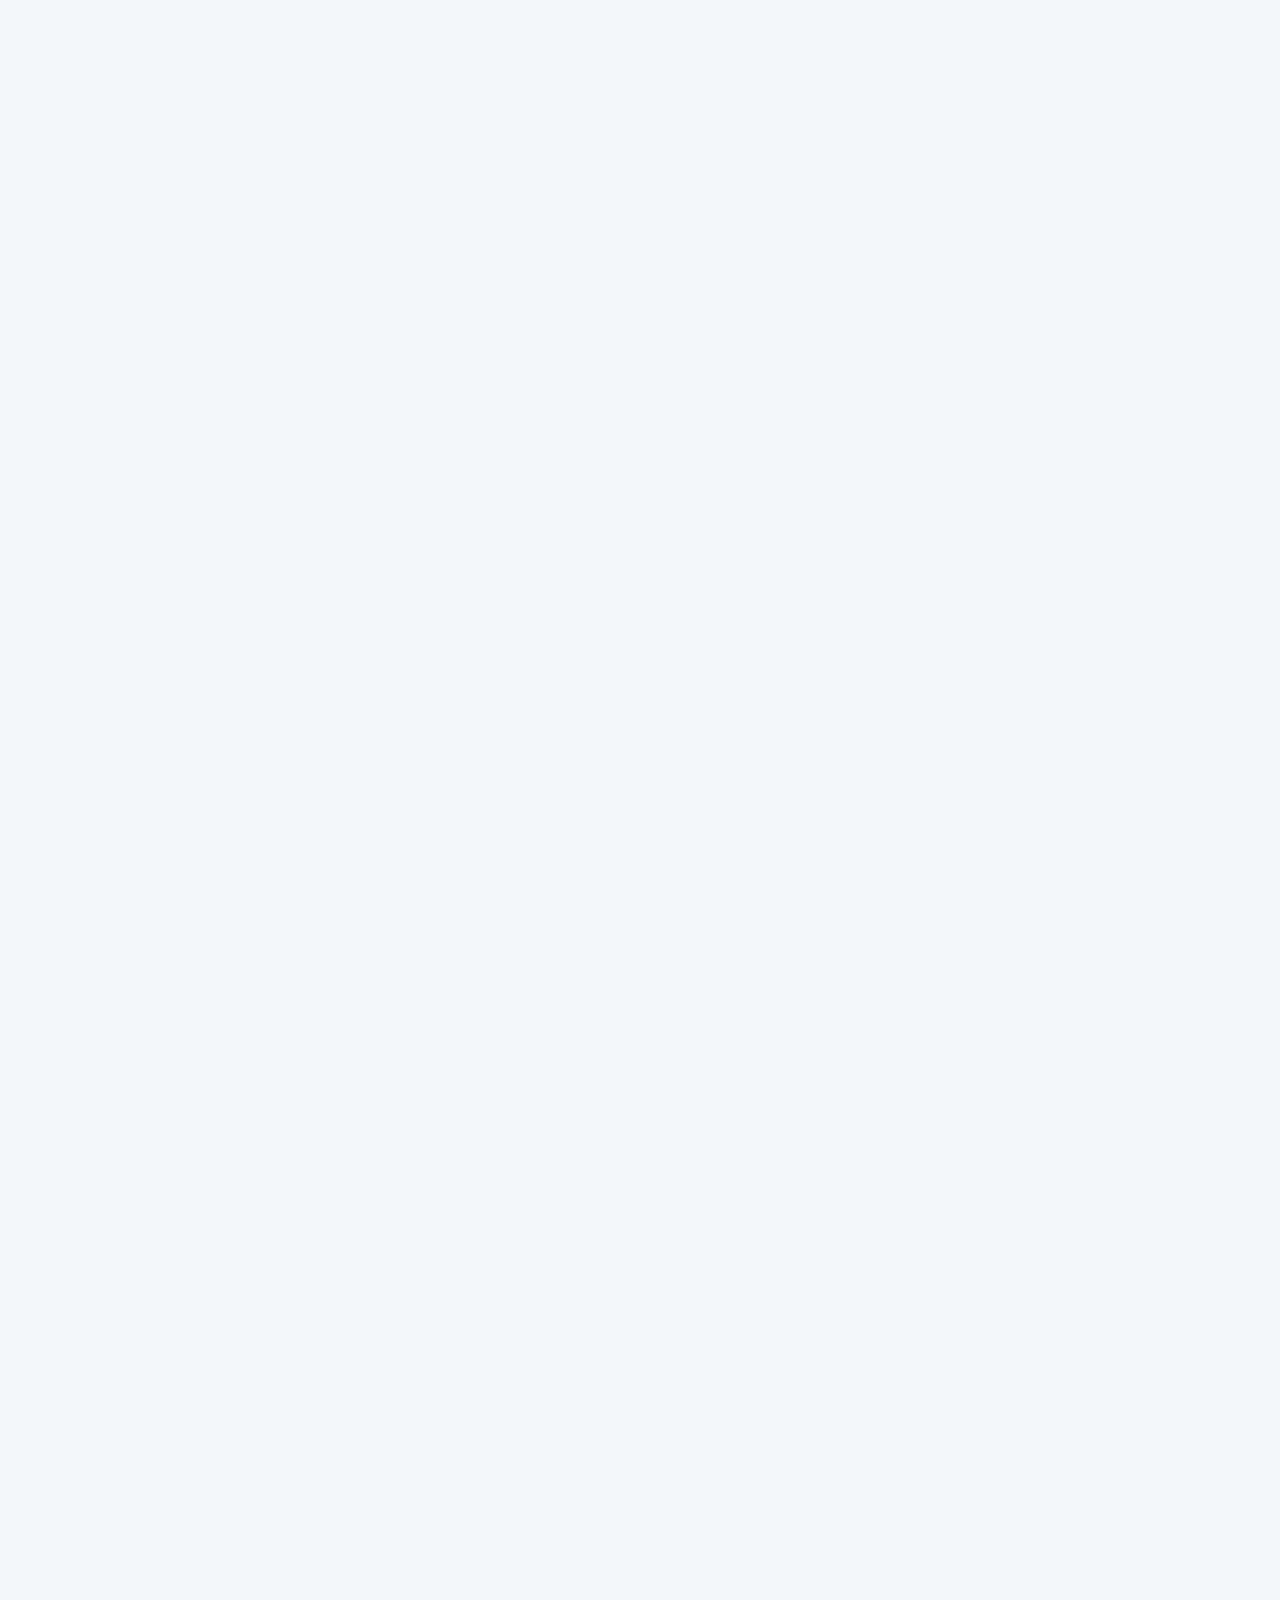
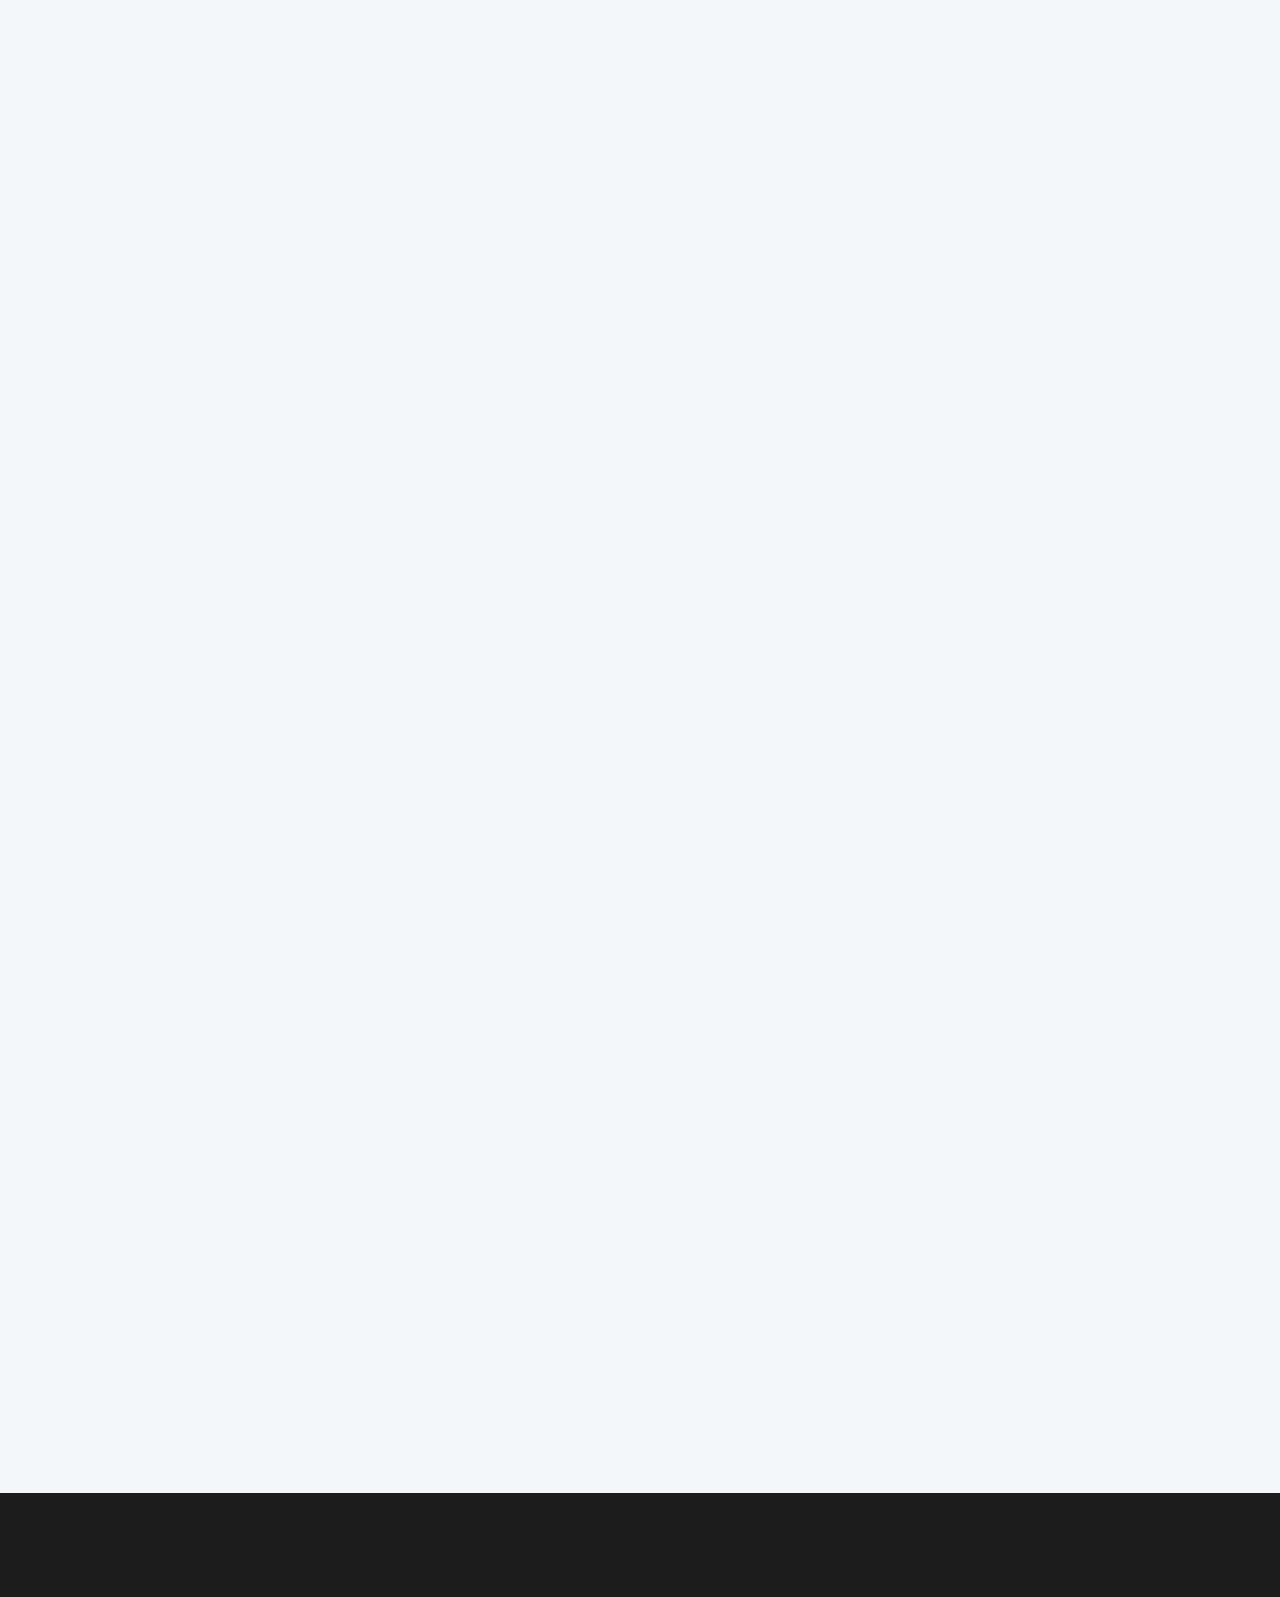
<file: prototype.html>
<!DOCTYPE html>
<html lang="en" class="page-prototype">
<head>
  <meta charset="UTF-8">
  <meta http-equiv="X-UA-Compatible" content="IE=edge">
  <meta name="viewport" content="width=device-width, initial-scale=1.0">
  <title>Prototype | Saibai Island Food System</title>
  <link rel="stylesheet" href="styles.css">
</head>
<body>
  <header class="subpage-hero">
    <div class="hero-content">
      <h1>Prototype</h1>
      <p>Document prototype development, testing activities, and insights gained for the Saibai Island food system.</p>
    </div>
  </header>

  <nav>
    <div class="nav-inner">
      <ul>
        <li><a href="index.html">Home</a></li>
        <li><a href="project-details.html">Project Details</a></li>
        <li><a href="background.html">Background</a></li>
        <li><a href="solution.html">Solution Overview</a></li>
        <li><a href="detailed-design.html">Detailed Design</a></li>
        <li><a href="prototype.html" class="active">Prototype</a></li>
        <li><a href="implementation-plan.html">Implementation Plan</a></li>
        <li><a href="cost-analysis.html">Cost Analysis</a></li>
        <li><a href="additional-considerations.html">Additional Considerations</a></li>
        <li><a href="recommendations.html">Recommendations</a></li>
        <li><a href="acknowledgements.html">Acknowledgements</a></li>
        <li><a href="references.html">References</a></li>
        <li><a href="supporting-documents.html">Supporting Documents</a></li>
      </ul>
    </div>
  </nav>

  <main class="prototype-flow">
    <section class="flow-section flow-intro" style="--step: 1">
      <div class="flow-topline"></div>
      <div class="flow-headline">
        <span class="flow-tag">Saibai Island Integrated Prototype</span>
        <h2>Prototype Introduction</h2>
      </div>
      <p class="flow-lead">Our system is built on the west side of the existing garden, on a highland approximately 5&nbsp;meters above sea level. We plan to select a square plot of 100&nbsp;meters by 100&nbsp;meters at this location to construct an aquaponics system, providing fresh vegetables and fish for the island. The features of our system include adaptability to climate change, environmental friendliness, sustainability, ease of maintenance, and high cost-effectiveness.</p>
      <ul class="flow-pills">
        <li>Climate adaptability</li>
        <li>Environmental friendliness</li>
        <li>Sustainability</li>
        <li>Ease of maintenance</li>
        <li>High cost-effectiveness</li>
      </ul>
      <figure class="flow-media flow-media-wide">
        <img src="images/p2.png" alt="Prototype location overview" loading="lazy">
      </figure>
    </section>

    <section class="flow-section flow-layout" style="--step: 2">
      <div class="flow-section-title">
        <h3>System Overview</h3>
        <span>100&nbsp;m &times; 100&nbsp;m aquaponics plot</span>
      </div>
      <div class="flow-grid">
        <div class="flow-copy">
          <p>The system is divided into four planting areas by two 5-meter-wide crossroads, where Giant swamp taro, Giant swamp taro, Warrigal greens, and Samphire are grown respectively. 1.5-meter-wide waterways separate the farmland into 1-meter-wide plots, with a 2-meter-wide transverse waterway in the middle of each area (passing under the roads) to connect the water bodies.</p>
          <ul>
            <li>Water quality monitoring facilities help staff monitor the water quality.</li>
            <li>The system pumps and filters water from a nearby river to meet irrigation and aquaculture needs.</li>
            <li>The energy system provides power for the water quality monitoring system and pumps.</li>
            <li>Drainage outlets remove excess water when the water level is higher than normal to prevent flooding.</li>
          </ul>
        </div>
        <figure class="flow-media">
          <img src="images/p1.jpg" alt="Top view CAD layout of the prototype quadrants" loading="lazy">
        </figure>
      </div>
    </section>

    <section class="flow-section flow-farmland" style="--step: 3">
      <div class="flow-section-title">
        <h3>Farmland Modules</h3>
        <span>Integrated planting zones</span>
      </div>
      <div class="flow-grid">
        <div class="flow-copy">
          <p>The 1-meter-wide planting plots sit between 1.5-meter waterways that guide circulation and isolate each crop belt. Personnel access the beds via the 5-meter crossroads, allowing maintenance without disturbing the soil structure.</p>
          <ul>
            <li>Transverse waterways pass beneath the roads to keep the aquatic environment connected throughout the site.</li>
            <li>Dedicated areas for Giant swamp taro receive shading film to protect the crop from intense sunlight.</li>
            <li>Walkways accommodate utilities so pumps and monitoring lines can be serviced without entering the plots.</li>
          </ul>
        </div>
        <div class="planting-diagram">
          <div class="row">
            <span class="row-label">Warrigal greens</span>
            <span class="row-spacing">60&nbsp;cm spacing</span>
            <div class="row-dots"><span></span><span></span><span></span><span></span></div>
          </div>
          <div class="row">
            <span class="row-label">Samphire</span>
            <span class="row-spacing">50&nbsp;cm spacing</span>
            <div class="row-dots"><span></span><span></span><span></span><span></span><span></span></div>
          </div>
          <div class="row">
            <span class="row-label">Giant swamp taro</span>
            <span class="row-spacing">1&nbsp;m spacing</span>
            <div class="row-dots"><span></span><span></span><span></span></div>
          </div>
          <p class="diagram-caption"></p>
        </div>
      </div>
    </section>

    <section class="flow-section flow-hybrid" style="--step: 4">
      <div class="flow-section-title">
        <h3>System Composition</h3>
        <span>Integrated aquaponics layers</span>
      </div>
      <div class="flow-grid">
        <div class="flow-copy">
          <p>This diagram shows the details of the aquaponics system.</p>
          <ul>
            <li>The water depth is 1.2&nbsp;meters, providing sufficient space for aquaculture while allowing easy access for personnel.</li>
            <li>The water-separating membrane is slightly higher than the water level, stabilizing the soil shape while leaving space for the crops to breathe.</li>
            <li>Sea Lettuce is planted at the bottom of the water to fully utilize the remaining feed and fish excrement.</li>
            <li>Lates calacarifer is raised in the water at a density of about 10 to 15 per cubic meter.</li>
            <li>Small pumps extract nutrient-rich water and supply it to the crops on the farmland through water-saving drip irrigation.</li>
            <li>The area for growing Giant swamp taro requires shading film.</li>
          </ul>
        </div>
        <figure class="flow-figure">
          <img src="images/p3.png" alt="Crop and fish symbiosis diagram detailing shade film, membrane separator, drip irrigation and fish density." loading="lazy">
          <figcaption>Aquaponics composition diagram highlighting membranes, sea lettuce, and fish stocking density.</figcaption>
        </figure>
      </div>
    </section>

    <section class="flow-section flow-power" style="--step: 5">
      <div class="flow-section-title">
        <h3>Energy</h3>
        <span>Resilient solar array</span>
      </div>
      <div class="flow-grid">
        <div class="flow-copy">
          <p>The energy mainly relies on 10 solar panels with a rated power of 1000&nbsp;w (2.4&nbsp;meters long and 1.3&nbsp;meters wide). The solar panels provide power to a 20&nbsp;kw battery pack, which then supplies power to the pumps and sensors.</p>
          <p>The battery can stabilize the voltage and provide power to the facilities during cloudy and rainy days and at night.</p>
          <ul>
            <li>Ten 1000&nbsp;w panels charge the 20&nbsp;kw battery pack that feeds pumps and sensors.</li>
            <li>Panel dimensions of 2.4&nbsp;m &times; 1.3&nbsp;m align with service corridors for easy installation.</li>
            <li>Battery management smooths voltage so critical systems remain powered during low-sun periods.</li>
          </ul>
        </div>
        <div class="power-diagram">
          <div class="panel-row">
            <span>Solar array</span>
            <div class="panel"></div>
            <div class="panel"></div>
            <div class="panel"></div>
            <div class="panel"></div>
            <div class="panel"></div>
           <span></span>
            <div class="panel"></div>
            <div class="panel"></div>
            <div class="panel"></div>
            <div class="panel"></div>
            <div class="panel"></div>
          </div>
          <div class="battery-stack">
            <span>20&nbsp;kW battery core</span>
          </div>
          <div class="power-caption">Battery storage stabilises voltage to power pumps and sensors through cloudy periods and night-time operation.</div>
        </div>
      </div>
    </section>

    <section class="flow-section flow-water" style="--step: 6">
      <div class="flow-section-title">
        <h3>Water</h3>
        <span>Adaptive circulation</span>
      </div>
      <div class="flow-grid">
        <div class="flow-copy">
          <p>A 10&nbsp;KW water pump and corrosion-resistant plastic pipes draw slightly salty water from the river. After passing through a filtration system, the water enters the water body in the planting area.</p>
          <ul>
            <li>Water quality monitoring system tracks indicators such as pH value, salinity and turbidity.</li>
            <li>Filtered water feeds both irrigation and aquaculture loops.</li>
            <li>Drainage outlets remove excess water when water levels rise above normal to prevent flooding.</li>
          </ul>
        </div>
        <div class="water-diagram">
          <div class="intake">Corrosion-resistant pipes</div>
          <div class="pump">10&nbsp;kW pump</div>
          <div class="distribution">
            <span>Water filter</span>
          </div>
          <div class="monitoring">Water quality dashboard</div>
        </div>
      </div>
    </section>

    <section class="flow-section flow-species" style="--step: 7">
      <div class="flow-section-title">
        <h3>Crops and Fish</h3>
        <span>Species suitability</span>
      </div>
      <div class="flow-grid">
        <div class="flow-copy">
          <dl class="species-notes">
            <dt>Sea lettuce (Ulva lactuca)</dt>
            <dd>
              <figure class="species-figure">
                <img src="images/Sea_lettuce.jpg" alt="Sea lettuce fronds growing in shallow coastal water" loading="lazy">
              </figure>
              <p>Sea lettuce is a widespread green macroalga of shallow coasts and intertidal zones that tolerates variable salinity and grows rapidly, especially in nutrient-rich waters (SeaLifeBase, n.d.). In integrated multi-trophic aquaculture (IMTA) and land-based recirculating systems, Ulva effectively removes dissolved nitrogen, improving effluent quality while yielding edible/feed biomass (Huo et al., 2024). For Saibai's coastal-mangrove-tidal setting, sea lettuce offers salt tolerance and "biofilter" services that fit brackish, flood-prone conditions.</p>
            </dd>

            <dt>Giant swamp taro (Cyrtosperma merkusii)</dt>
            <dd>
              <figure class="species-figure">
                <img src="images/Giant%20swamp%20taro.jpg" alt="Giant swamp taro plants in a pit garden" loading="lazy">
              </figure>
              <p>A traditional wetland staple of Pacific low atolls, giant swamp taro is cultivated in pit gardens dug down to the freshwater lens (Lyons et al., 2020) and can handle prolonged waterlogging and mildly brackish conditions (Rao et al., 2014). On very low-lying Saibai—where groundwater salinization and tidal flooding are recurrent—carefully sited, lined, or drain-managed pits can leverage this crop's flood tolerance to deliver reliable starchy yields.</p>
            </dd>

            <dt>Samphire (mainly Tecticornia spp.)</dt>
            <dd>
              <figure class="species-figure">
                <img src="images/Samphire.jpg" alt="Samphire growing along a saline shoreline" loading="lazy">
              </figure>
              <p>Samphires are succulent halophytes that dominate saline flats and tidal margins in Australia; they show high tolerance to both salinity and waterlogging (Department of Primary Industries and Regional Development [DPIRD], 2021; The University of Western Australia [UWA], 2025). In Saibai's front-line, storm- and king-tide-affected zones, samphire can serve as an edible (young shoots) and ecological buffer species, stabilizing saline, periodically inundated ground while expanding salt-tolerant food options.</p>
            </dd>

            <dt>Warrigal greens (Tetragonia tetragonioides)</dt>
            <dd>
              <figure class="species-figure">
                <img src="images/Warrigal%20greens.jpg" alt="Warrigal greens leaves used as a leafy vegetable" loading="lazy">
              </figure>
              <p>Native to Australia and New Zealand coastlines, warrigal greens is a heat-tolerant, salt-spray-tolerant leafy vegetable used as a spinach substitute—blanching is recommended due to oxalates (Australian Native Plants Society, n.d.; International Society for Horticultural Science [ISHS], 2025; Pollinator Link, 2023). Its resilience to high light, warmth and some salinity makes it a low-maintenance leafy crop for sheltered household plots on Saibai's salty, wind-exposed island environment.</p>
            </dd>

            <dt>Barramundi (Lates calcarifer)</dt>
            <dd>
              <figure class="species-figure">
                <img src="images/Barramundi.jpg" alt="Barramundi fish swimming in brackish water" loading="lazy">
              </figure>
              <p>Barramundi is a euryhaline finfish native to northern Australia and the Indo-West Pacific, thriving across fresh to marine salinities and commonly inhabiting estuaries and lagoons (Food and Agriculture Organization of the United Nations [FAO], 2017). Saibai's tropical, near-shore brackish waters are well-suited to local barramundi culture; paired with seaweeds in IMTA-style layouts, nutrient recycling can reduce discharge and improve system robustness.</p>
            </dd>
          </dl>
        </div>
      </div>
    </section>
  </main>

  <footer>
    <p></p>
  </footer>
</body>
</html>
</file>
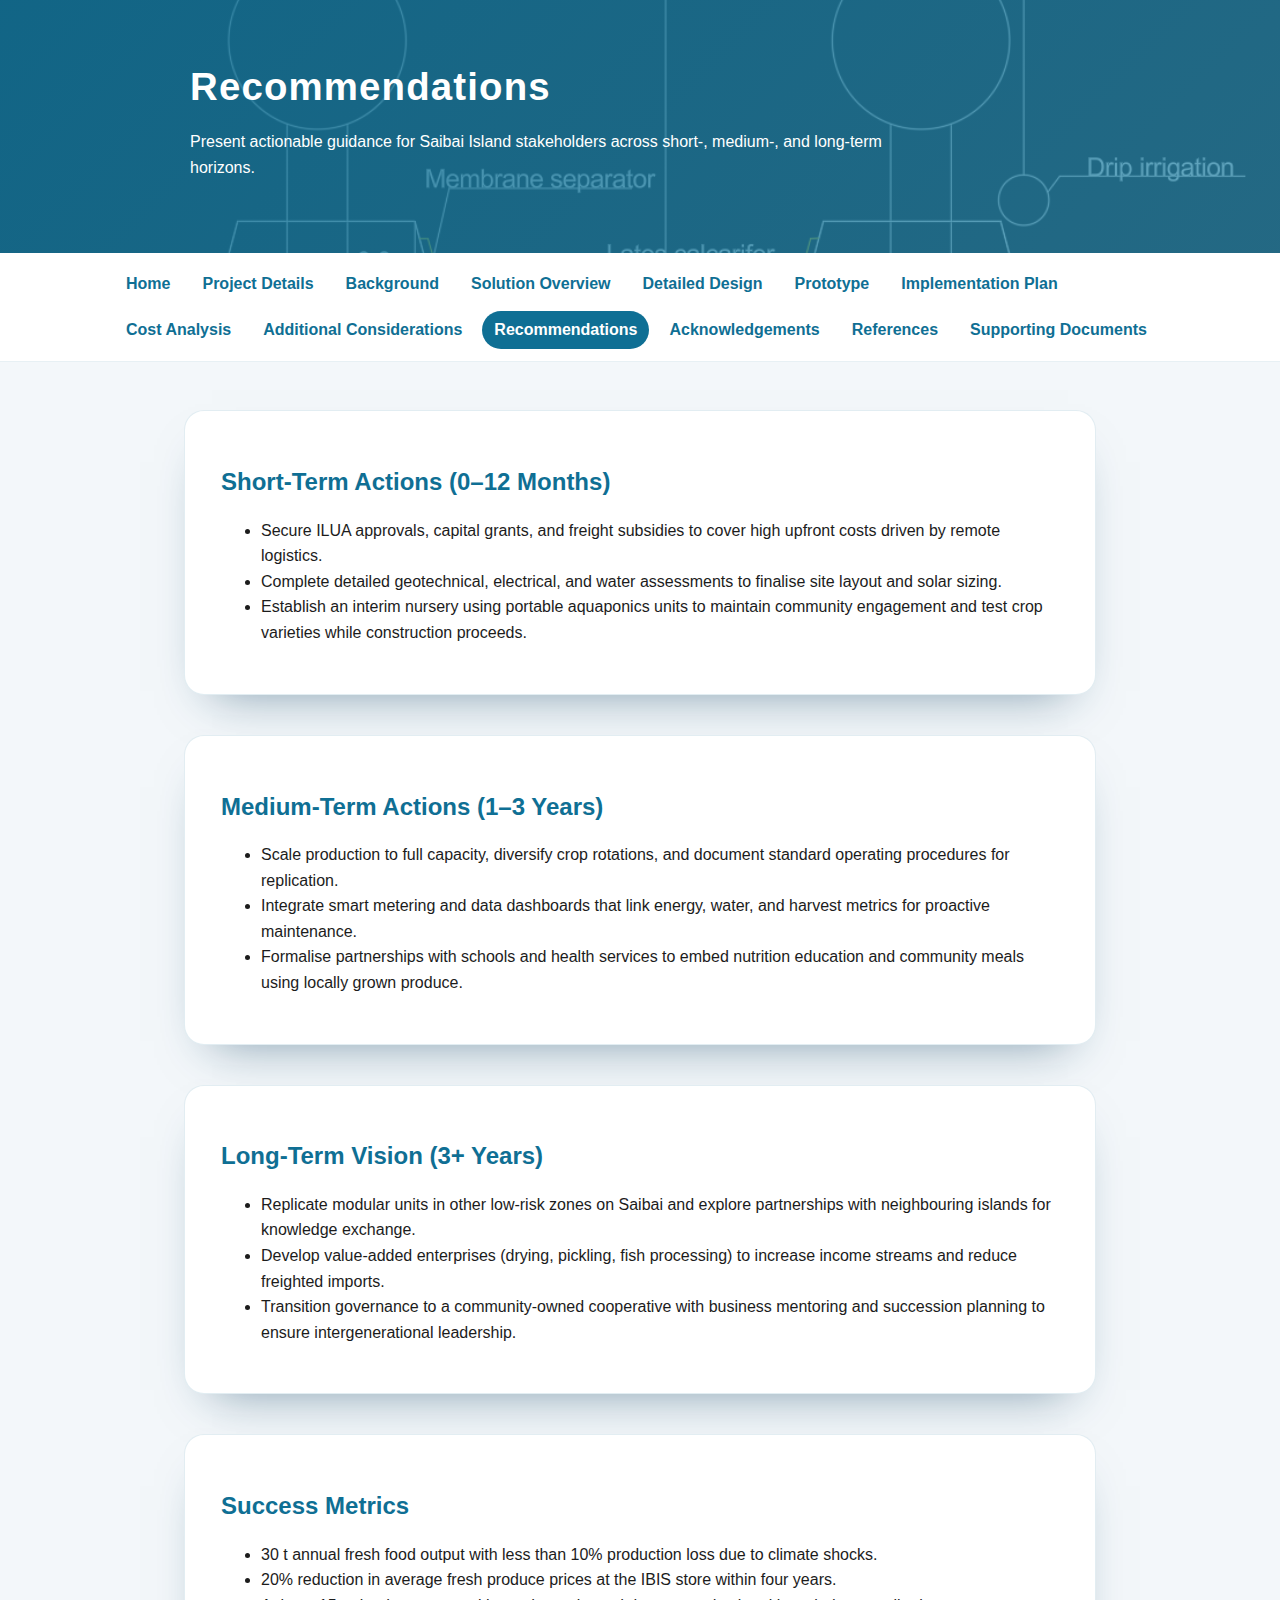
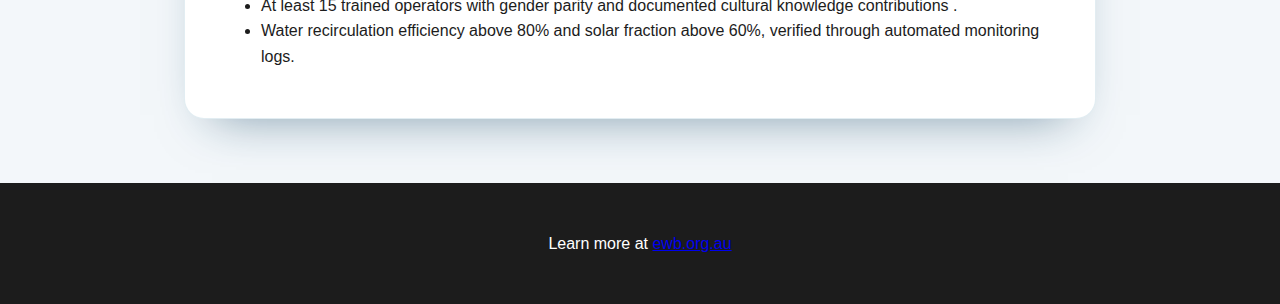
<file: recommendations.html>
<!DOCTYPE html>
<html lang="en">
<head>
  <meta charset="UTF-8">
  <meta http-equiv="X-UA-Compatible" content="IE=edge">
  <meta name="viewport" content="width=device-width, initial-scale=1.0">
  <title>Recommendations | Saibai Island Food System</title>
  <link rel="stylesheet" href="styles.css">
</head>
<body>
  <header class="subpage-hero">
    <div class="hero-content">
      <h1>Recommendations</h1>
      <p>Present actionable guidance for Saibai Island stakeholders across short-, medium-, and long-term horizons.</p>
    </div>
  </header>

  <nav>
    <div class="nav-inner">
      <ul>
        <li><a href="index.html">Home</a></li>
        <li><a href="project-details.html">Project Details</a></li>
        <li><a href="background.html">Background</a></li>
        <li><a href="solution.html">Solution Overview</a></li>
        <li><a href="detailed-design.html">Detailed Design</a></li>
        <li><a href="prototype.html">Prototype</a></li>
        <li><a href="implementation-plan.html">Implementation Plan</a></li>
        <li><a href="cost-analysis.html">Cost Analysis</a></li>
        <li><a href="additional-considerations.html">Additional Considerations</a></li>
        <li><a href="recommendations.html" class="active">Recommendations</a></li>
        <li><a href="acknowledgements.html">Acknowledgements</a></li>
        <li><a href="references.html">References</a></li>
        <li><a href="supporting-documents.html">Supporting Documents</a></li>
      </ul>
    </div>
  </nav>

  <main>
    <section>
      <h2>Short-Term Actions (0&ndash;12 Months)</h2>
      <ul>
        <li>Secure ILUA approvals, capital grants, and freight subsidies to cover high upfront costs driven by remote logistics.</li>
        <li>Complete detailed geotechnical, electrical, and water assessments to finalise site layout and solar sizing.</li>
        <li>Establish an interim nursery using portable aquaponics units to maintain community engagement and test crop varieties while construction proceeds.</li>
      </ul>
    </section>

    <section>
      <h2>Medium-Term Actions (1&ndash;3 Years)</h2>
      <ul>
        <li>Scale production to full capacity, diversify crop rotations, and document standard operating procedures for replication.</li>
        <li>Integrate smart metering and data dashboards that link energy, water, and harvest metrics for proactive maintenance.</li>
        <li>Formalise partnerships with schools and health services to embed nutrition education and community meals using locally grown produce.</li>
      </ul>
    </section>

    <section>
      <h2>Long-Term Vision (3+ Years)</h2>
      <ul>
        <li>Replicate modular units in other low-risk zones on Saibai and explore partnerships with neighbouring islands for knowledge exchange.</li>
        <li>Develop value-added enterprises (drying, pickling, fish processing) to increase income streams and reduce freighted imports.</li>
        <li>Transition governance to a community-owned cooperative with business mentoring and succession planning to ensure intergenerational leadership.</li>
      </ul>
    </section>

    <section>
      <h2>Success Metrics</h2>
      <ul>
        <li>30&nbsp;t annual fresh food output with less than 10% production loss due to climate shocks.</li>
        <li>20% reduction in average fresh produce prices at the IBIS store within four years.</li>
        <li>At least 15 trained operators with gender parity and documented cultural knowledge contributions .</li>
        <li>Water recirculation efficiency above 80% and solar fraction above 60%, verified through automated monitoring logs.</li>
      </ul>
    </section>
  </main>

  <footer>
    <p>Learn more at <a href="https://www.ewb.org.au/" target="_blank" rel="noopener noreferrer">ewb.org.au</a></p>
  </footer>
</body>
</html>
</file>
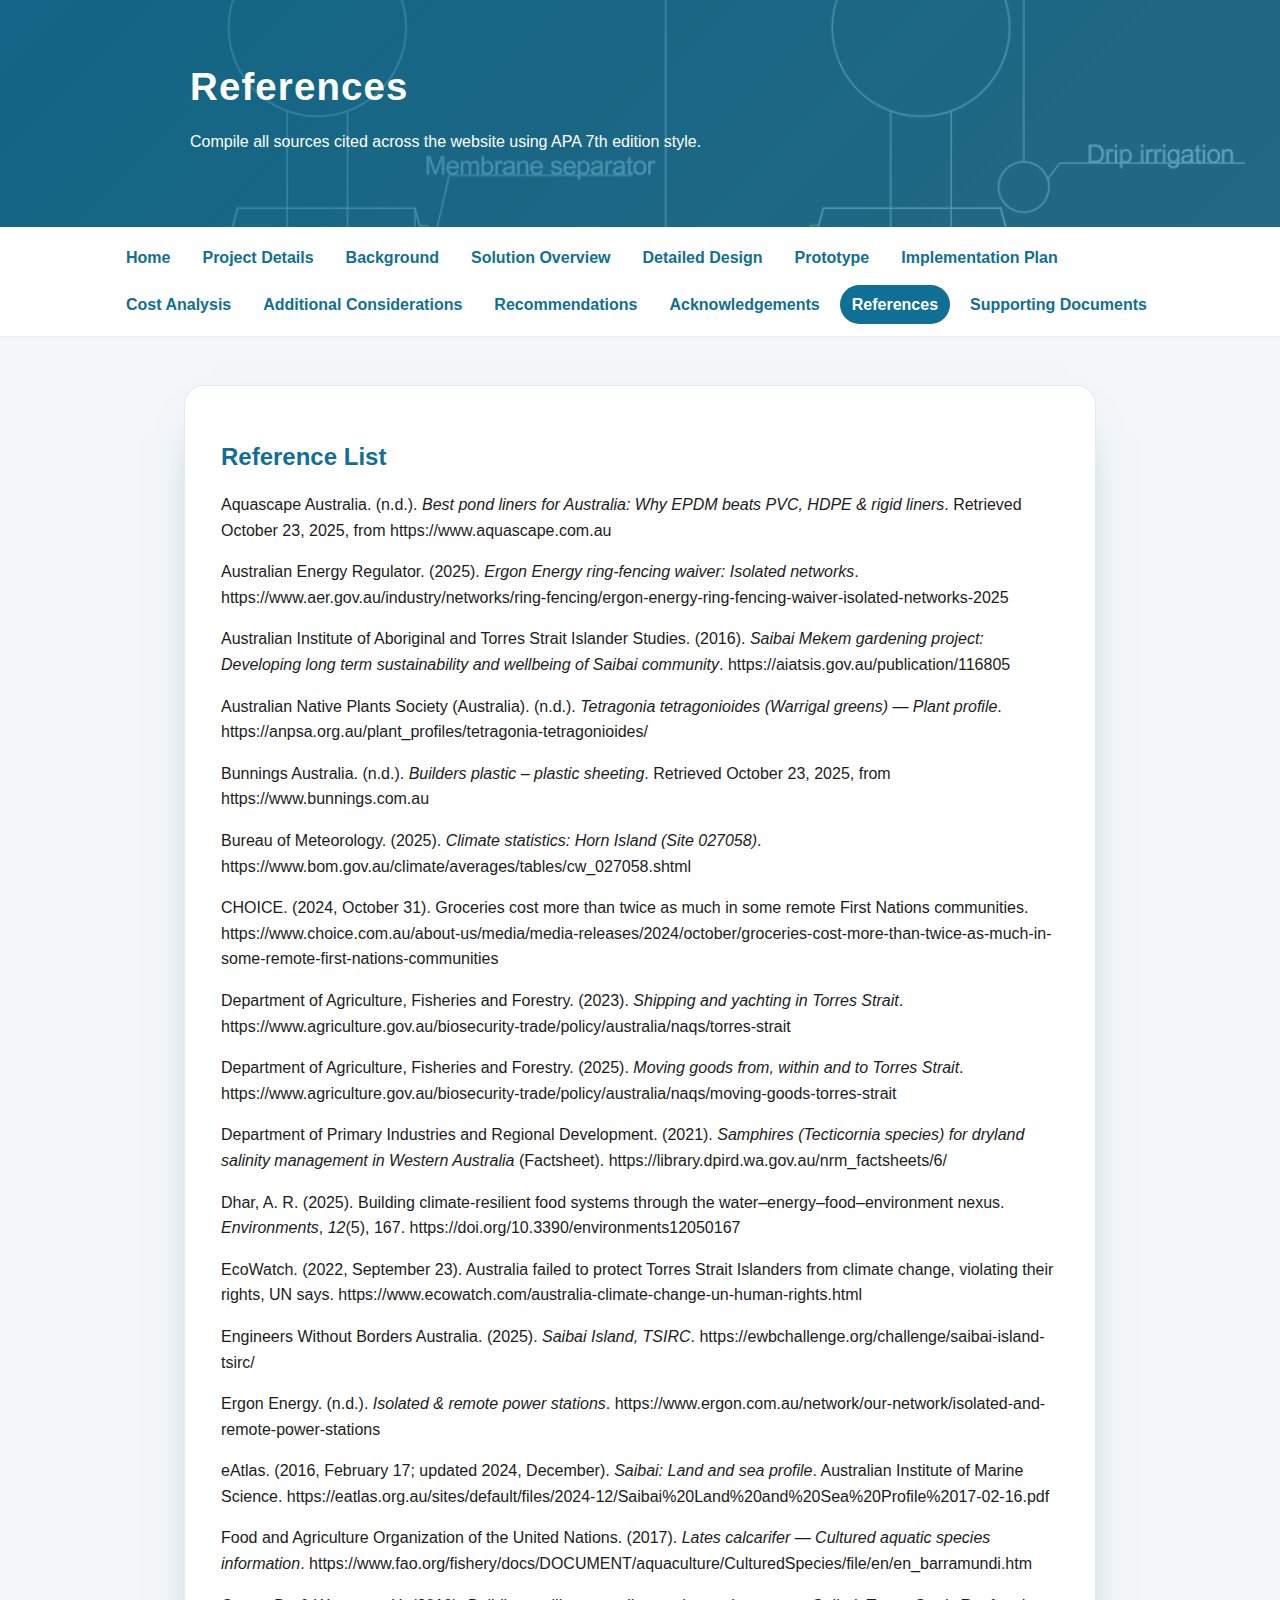
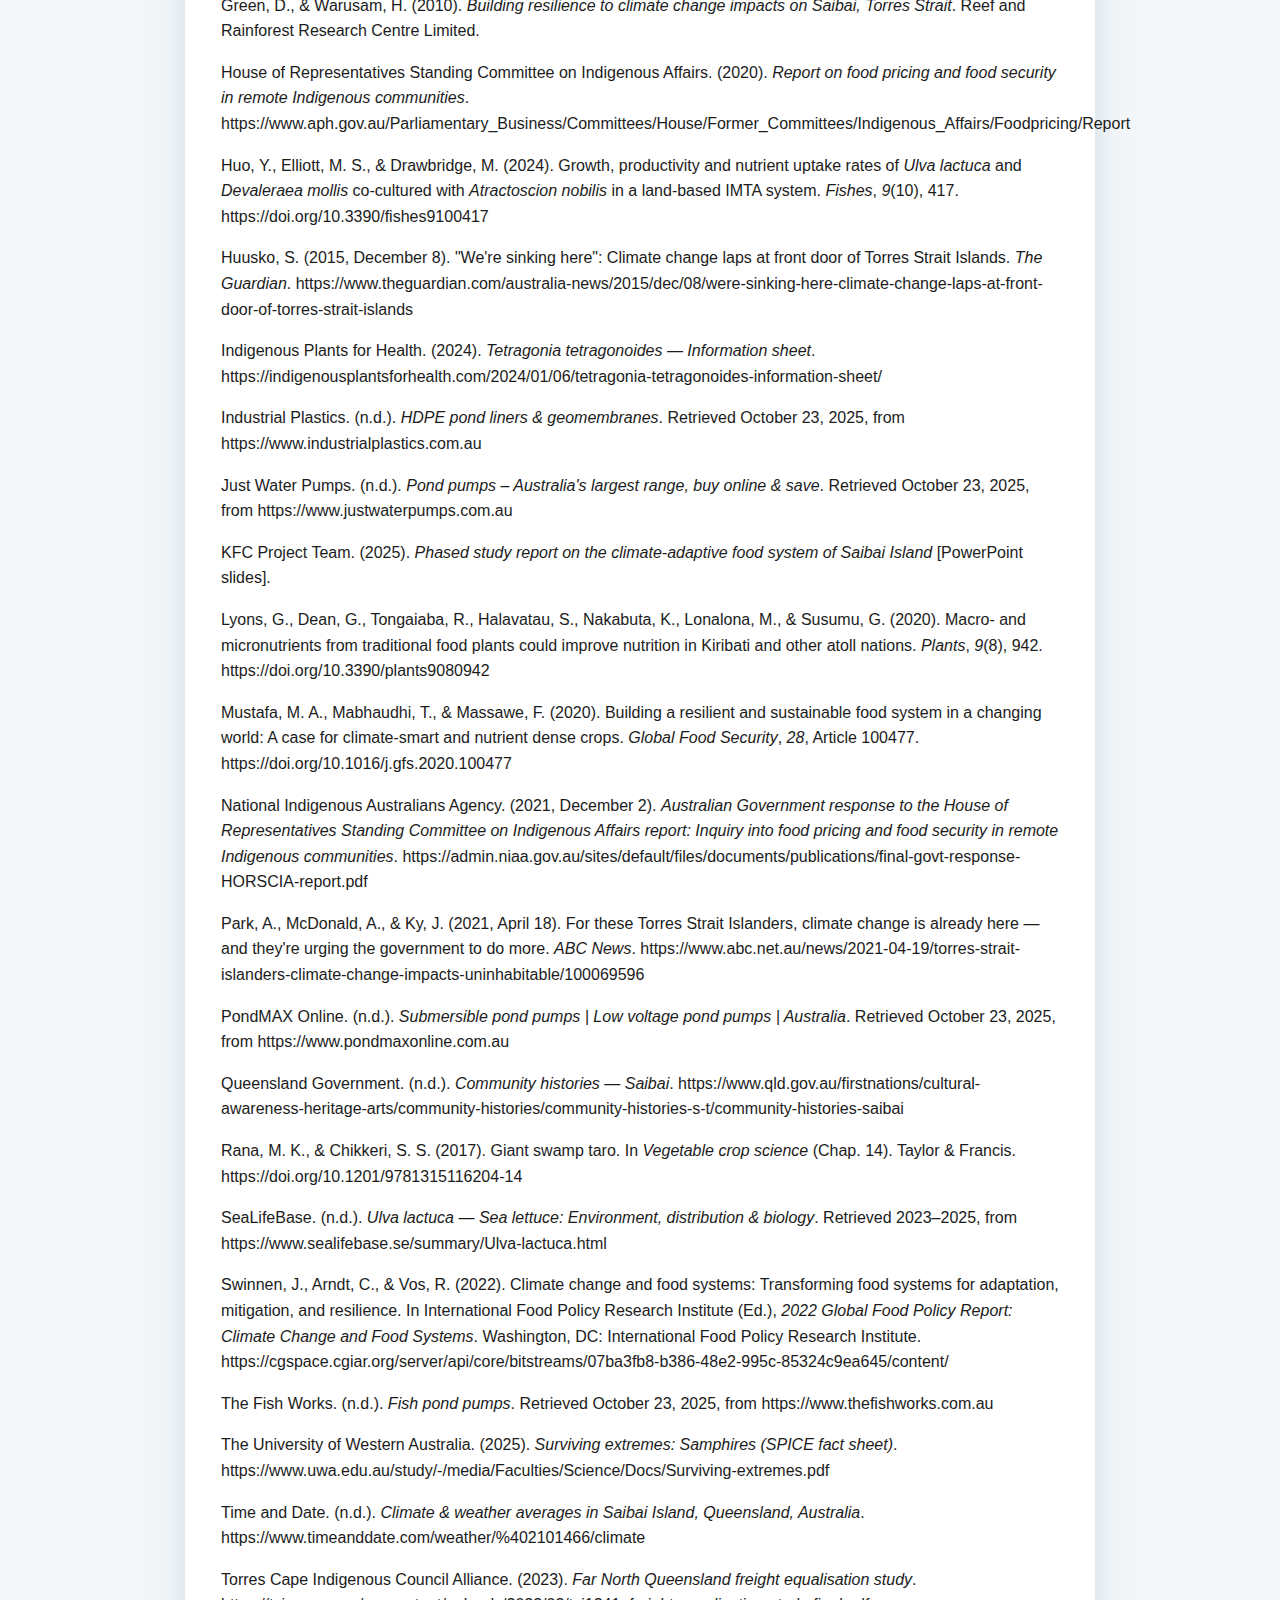
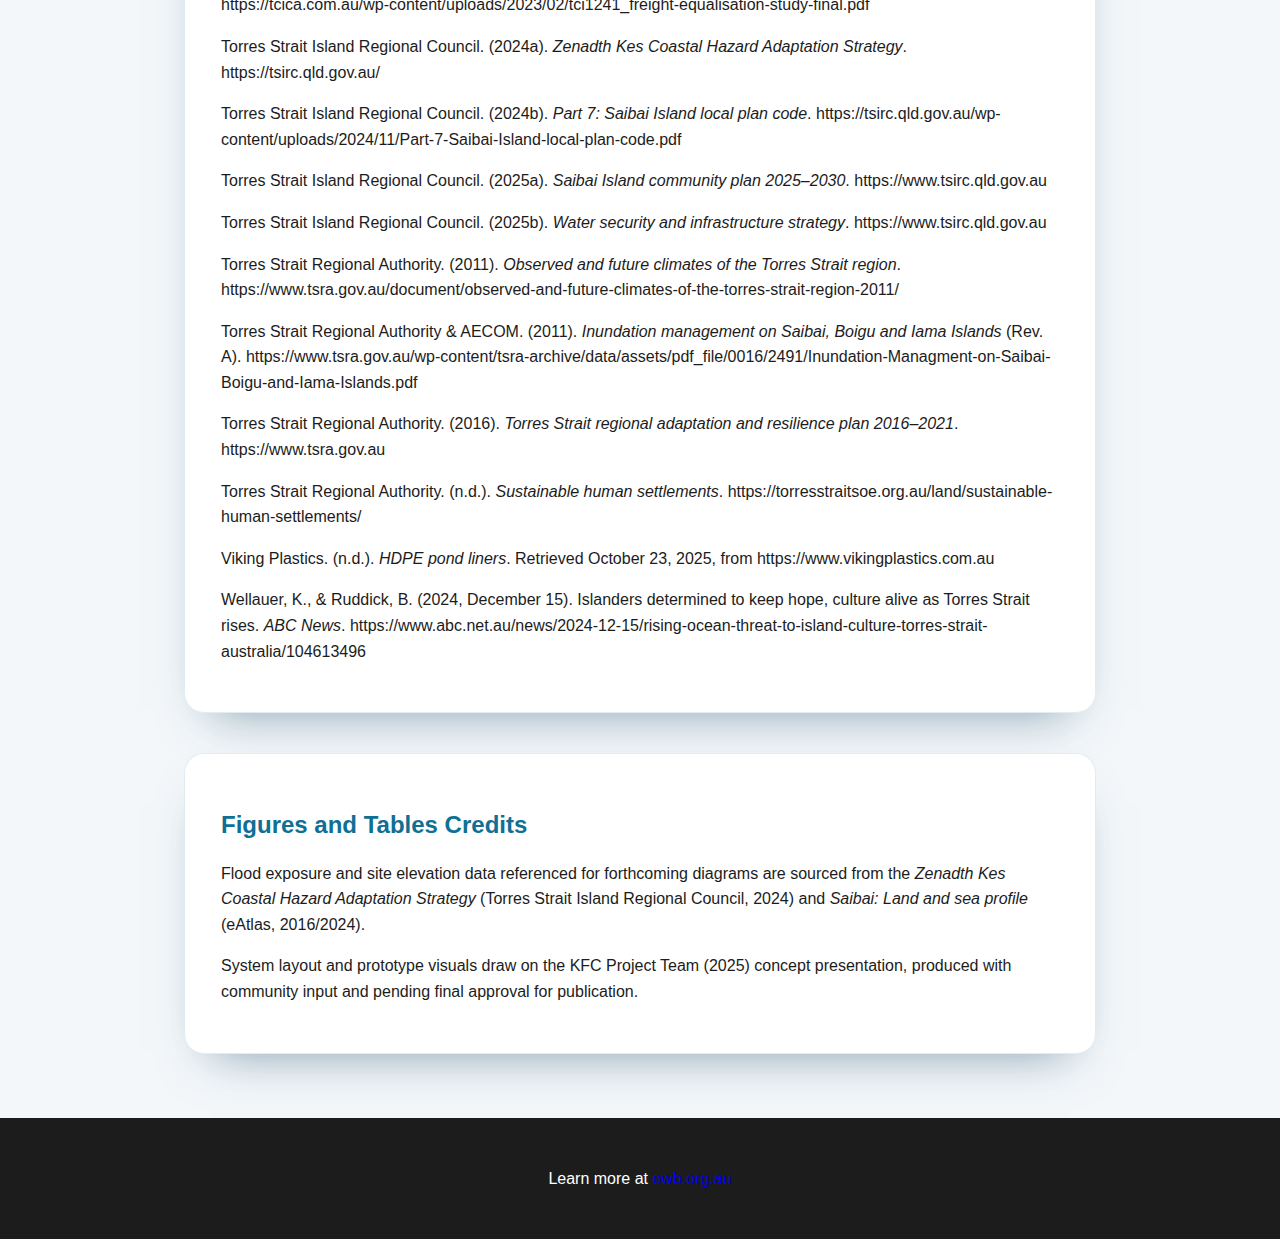
<file: references.html>
<!DOCTYPE html>
<html lang="en">
<head>
  <meta charset="UTF-8">
  <meta http-equiv="X-UA-Compatible" content="IE=edge">
  <meta name="viewport" content="width=device-width, initial-scale=1.0">
  <title>References | Saibai Island Food System</title>
  <link rel="stylesheet" href="styles.css">
</head>
<body>
  <header class="subpage-hero">
    <div class="hero-content">
      <h1>References</h1>
      <p>Compile all sources cited across the website using APA 7th edition style.</p>
    </div>
  </header>

  <nav>
    <div class="nav-inner">
      <ul>
        <li><a href="index.html">Home</a></li>
        <li><a href="project-details.html">Project Details</a></li>
        <li><a href="background.html">Background</a></li>
        <li><a href="solution.html">Solution Overview</a></li>
        <li><a href="detailed-design.html">Detailed Design</a></li>
        <li><a href="prototype.html">Prototype</a></li>
        <li><a href="implementation-plan.html">Implementation Plan</a></li>
        <li><a href="cost-analysis.html">Cost Analysis</a></li>
        <li><a href="additional-considerations.html">Additional Considerations</a></li>
        <li><a href="recommendations.html">Recommendations</a></li>
        <li><a href="acknowledgements.html">Acknowledgements</a></li>
        <li><a href="references.html" class="active">References</a></li>
        <li><a href="supporting-documents.html">Supporting Documents</a></li>
      </ul>
    </div>
  </nav>

  <main>
    <section>
      <h2>Reference List</h2>
      <div>
        <p>Aquascape Australia. (n.d.). <em>Best pond liners for Australia: Why EPDM beats PVC, HDPE &amp; rigid liners</em>. Retrieved October 23, 2025, from https://www.aquascape.com.au</p>
        <p>Australian Energy Regulator. (2025). <em>Ergon Energy ring-fencing waiver: Isolated networks</em>. https://www.aer.gov.au/industry/networks/ring-fencing/ergon-energy-ring-fencing-waiver-isolated-networks-2025</p>
        <p>Australian Institute of Aboriginal and Torres Strait Islander Studies. (2016). <em>Saibai Mekem gardening project: Developing long term sustainability and wellbeing of Saibai community</em>. https://aiatsis.gov.au/publication/116805</p>
        <p>Australian Native Plants Society (Australia). (n.d.). <em>Tetragonia tetragonioides (Warrigal greens) &mdash; Plant profile</em>. https://anpsa.org.au/plant_profiles/tetragonia-tetragonioides/</p>
        <p>Bunnings Australia. (n.d.). <em>Builders plastic &ndash; plastic sheeting</em>. Retrieved October 23, 2025, from https://www.bunnings.com.au</p>
        <p>Bureau of Meteorology. (2025). <em>Climate statistics: Horn Island (Site 027058)</em>. https://www.bom.gov.au/climate/averages/tables/cw_027058.shtml</p>
        <p>CHOICE. (2024, October 31). Groceries cost more than twice as much in some remote First Nations communities. https://www.choice.com.au/about-us/media/media-releases/2024/october/groceries-cost-more-than-twice-as-much-in-some-remote-first-nations-communities</p>
        <p>Department of Agriculture, Fisheries and Forestry. (2023). <em>Shipping and yachting in Torres Strait</em>. https://www.agriculture.gov.au/biosecurity-trade/policy/australia/naqs/torres-strait</p>
        <p>Department of Agriculture, Fisheries and Forestry. (2025). <em>Moving goods from, within and to Torres Strait</em>. https://www.agriculture.gov.au/biosecurity-trade/policy/australia/naqs/moving-goods-torres-strait</p>
        <p>Department of Primary Industries and Regional Development. (2021). <em>Samphires (Tecticornia species) for dryland salinity management in Western Australia</em> (Factsheet). https://library.dpird.wa.gov.au/nrm_factsheets/6/</p>
        <p>Dhar, A. R. (2025). Building climate-resilient food systems through the water&ndash;energy&ndash;food&ndash;environment nexus. <em>Environments</em>, <em>12</em>(5), 167. https://doi.org/10.3390/environments12050167</p>
        <p>EcoWatch. (2022, September 23). Australia failed to protect Torres Strait Islanders from climate change, violating their rights, UN says. https://www.ecowatch.com/australia-climate-change-un-human-rights.html</p>
        <p>Engineers Without Borders Australia. (2025). <em>Saibai Island, TSIRC</em>. https://ewbchallenge.org/challenge/saibai-island-tsirc/</p>
        <p>Ergon Energy. (n.d.). <em>Isolated &amp; remote power stations</em>. https://www.ergon.com.au/network/our-network/isolated-and-remote-power-stations</p>
        <p>eAtlas. (2016, February 17; updated 2024, December). <em>Saibai: Land and sea profile</em>. Australian Institute of Marine Science. https://eatlas.org.au/sites/default/files/2024-12/Saibai%20Land%20and%20Sea%20Profile%2017-02-16.pdf</p>
        <p>Food and Agriculture Organization of the United Nations. (2017). <em>Lates calcarifer &mdash; Cultured aquatic species information</em>. https://www.fao.org/fishery/docs/DOCUMENT/aquaculture/CulturedSpecies/file/en/en_barramundi.htm</p>
        <p>Green, D., &amp; Warusam, H. (2010). <em>Building resilience to climate change impacts on Saibai, Torres Strait</em>. Reef and Rainforest Research Centre Limited.</p>
        <p>House of Representatives Standing Committee on Indigenous Affairs. (2020). <em>Report on food pricing and food security in remote Indigenous communities</em>. https://www.aph.gov.au/Parliamentary_Business/Committees/House/Former_Committees/Indigenous_Affairs/Foodpricing/Report</p>
        <p>Huo, Y., Elliott, M. S., &amp; Drawbridge, M. (2024). Growth, productivity and nutrient uptake rates of <em>Ulva lactuca</em> and <em>Devaleraea mollis</em> co-cultured with <em>Atractoscion nobilis</em> in a land-based IMTA system. <em>Fishes</em>, <em>9</em>(10), 417. https://doi.org/10.3390/fishes9100417</p>
        <p>Huusko, S. (2015, December 8). "We're sinking here": Climate change laps at front door of Torres Strait Islands. <em>The Guardian</em>. https://www.theguardian.com/australia-news/2015/dec/08/were-sinking-here-climate-change-laps-at-front-door-of-torres-strait-islands</p>
        <p>Indigenous Plants for Health. (2024). <em>Tetragonia tetragonoides &mdash; Information sheet</em>. https://indigenousplantsforhealth.com/2024/01/06/tetragonia-tetragonoides-information-sheet/</p>
        <p>Industrial Plastics. (n.d.). <em>HDPE pond liners &amp; geomembranes</em>. Retrieved October 23, 2025, from https://www.industrialplastics.com.au</p>
        <p>Just Water Pumps. (n.d.). <em>Pond pumps &ndash; Australia's largest range, buy online &amp; save</em>. Retrieved October 23, 2025, from https://www.justwaterpumps.com.au</p>
        <p>KFC Project Team. (2025). <em>Phased study report on the climate-adaptive food system of Saibai Island</em> [PowerPoint slides].</p>
        <p>Lyons, G., Dean, G., Tongaiaba, R., Halavatau, S., Nakabuta, K., Lonalona, M., &amp; Susumu, G. (2020). Macro- and micronutrients from traditional food plants could improve nutrition in Kiribati and other atoll nations. <em>Plants</em>, <em>9</em>(8), 942. https://doi.org/10.3390/plants9080942</p>
        <p>Mustafa, M. A., Mabhaudhi, T., &amp; Massawe, F. (2020). Building a resilient and sustainable food system in a changing world: A case for climate-smart and nutrient dense crops. <em>Global Food Security</em>, <em>28</em>, Article 100477. https://doi.org/10.1016/j.gfs.2020.100477</p>
        <p>National Indigenous Australians Agency. (2021, December 2). <em>Australian Government response to the House of Representatives Standing Committee on Indigenous Affairs report: Inquiry into food pricing and food security in remote Indigenous communities</em>. https://admin.niaa.gov.au/sites/default/files/documents/publications/final-govt-response-HORSCIA-report.pdf</p>
        <p>Park, A., McDonald, A., &amp; Ky, J. (2021, April 18). For these Torres Strait Islanders, climate change is already here &mdash; and they're urging the government to do more. <em>ABC News</em>. https://www.abc.net.au/news/2021-04-19/torres-strait-islanders-climate-change-impacts-uninhabitable/100069596</p>
        <p>PondMAX Online. (n.d.). <em>Submersible pond pumps | Low voltage pond pumps | Australia</em>. Retrieved October 23, 2025, from https://www.pondmaxonline.com.au</p>
        <p>Queensland Government. (n.d.). <em>Community histories &mdash; Saibai</em>. https://www.qld.gov.au/firstnations/cultural-awareness-heritage-arts/community-histories/community-histories-s-t/community-histories-saibai</p>
        <p>Rana, M. K., &amp; Chikkeri, S. S. (2017). Giant swamp taro. In <em>Vegetable crop science</em> (Chap. 14). Taylor &amp; Francis. https://doi.org/10.1201/9781315116204-14</p>
        <p>SeaLifeBase. (n.d.). <em>Ulva lactuca &mdash; Sea lettuce: Environment, distribution &amp; biology</em>. Retrieved 2023&ndash;2025, from https://www.sealifebase.se/summary/Ulva-lactuca.html</p>
        <p>Swinnen, J., Arndt, C., &amp; Vos, R. (2022). Climate change and food systems: Transforming food systems for adaptation, mitigation, and resilience. In International Food Policy Research Institute (Ed.), <em>2022 Global Food Policy Report: Climate Change and Food Systems</em>. Washington, DC: International Food Policy Research Institute. https://cgspace.cgiar.org/server/api/core/bitstreams/07ba3fb8-b386-48e2-995c-85324c9ea645/content/</p>
        <p>The Fish Works. (n.d.). <em>Fish pond pumps</em>. Retrieved October 23, 2025, from https://www.thefishworks.com.au</p>
        <p>The University of Western Australia. (2025). <em>Surviving extremes: Samphires (SPICE fact sheet)</em>. https://www.uwa.edu.au/study/-/media/Faculties/Science/Docs/Surviving-extremes.pdf</p>
        <p>Time and Date. (n.d.). <em>Climate &amp; weather averages in Saibai Island, Queensland, Australia</em>. https://www.timeanddate.com/weather/%402101466/climate</p>
        <p>Torres Cape Indigenous Council Alliance. (2023). <em>Far North Queensland freight equalisation study</em>. https://tcica.com.au/wp-content/uploads/2023/02/tci1241_freight-equalisation-study-final.pdf</p>
        <p>Torres Strait Island Regional Council. (2024a). <em>Zenadth Kes Coastal Hazard Adaptation Strategy</em>. https://tsirc.qld.gov.au/</p>
        <p>Torres Strait Island Regional Council. (2024b). <em>Part 7: Saibai Island local plan code</em>. https://tsirc.qld.gov.au/wp-content/uploads/2024/11/Part-7-Saibai-Island-local-plan-code.pdf</p>
        <p>Torres Strait Island Regional Council. (2025a). <em>Saibai Island community plan 2025&ndash;2030</em>. https://www.tsirc.qld.gov.au</p>
        <p>Torres Strait Island Regional Council. (2025b). <em>Water security and infrastructure strategy</em>. https://www.tsirc.qld.gov.au</p>
        <p>Torres Strait Regional Authority. (2011). <em>Observed and future climates of the Torres Strait region</em>. https://www.tsra.gov.au/document/observed-and-future-climates-of-the-torres-strait-region-2011/</p>
        <p>Torres Strait Regional Authority &amp; AECOM. (2011). <em>Inundation management on Saibai, Boigu and Iama Islands</em> (Rev. A). https://www.tsra.gov.au/wp-content/tsra-archive/data/assets/pdf_file/0016/2491/Inundation-Managment-on-Saibai-Boigu-and-Iama-Islands.pdf</p>
        <p>Torres Strait Regional Authority. (2016). <em>Torres Strait regional adaptation and resilience plan 2016&ndash;2021</em>. https://www.tsra.gov.au</p>
        <p>Torres Strait Regional Authority. (n.d.). <em>Sustainable human settlements</em>. https://torresstraitsoe.org.au/land/sustainable-human-settlements/</p>
        <p>Viking Plastics. (n.d.). <em>HDPE pond liners</em>. Retrieved October 23, 2025, from https://www.vikingplastics.com.au</p>
        <p>Wellauer, K., &amp; Ruddick, B. (2024, December 15). Islanders determined to keep hope, culture alive as Torres Strait rises. <em>ABC News</em>. https://www.abc.net.au/news/2024-12-15/rising-ocean-threat-to-island-culture-torres-strait-australia/104613496</p>
      </div>
    </section>

    <section>
      <h2>Figures and Tables Credits</h2>
      <div>
        <p>Flood exposure and site elevation data referenced for forthcoming diagrams are sourced from the <em>Zenadth Kes Coastal Hazard Adaptation Strategy</em> (Torres Strait Island Regional Council, 2024) and <em>Saibai: Land and sea profile</em> (eAtlas, 2016/2024).</p>
        <p>System layout and prototype visuals draw on the KFC Project Team (2025) concept presentation, produced with community input and pending final approval for publication.</p>
      </div>
    </section>
  </main>

  <footer>
    <p>Learn more at <a href="https://www.ewb.org.au/" target="_blank" rel="noopener noreferrer">ewb.org.au</a></p>
  </footer>
</body>
</html>
</file>
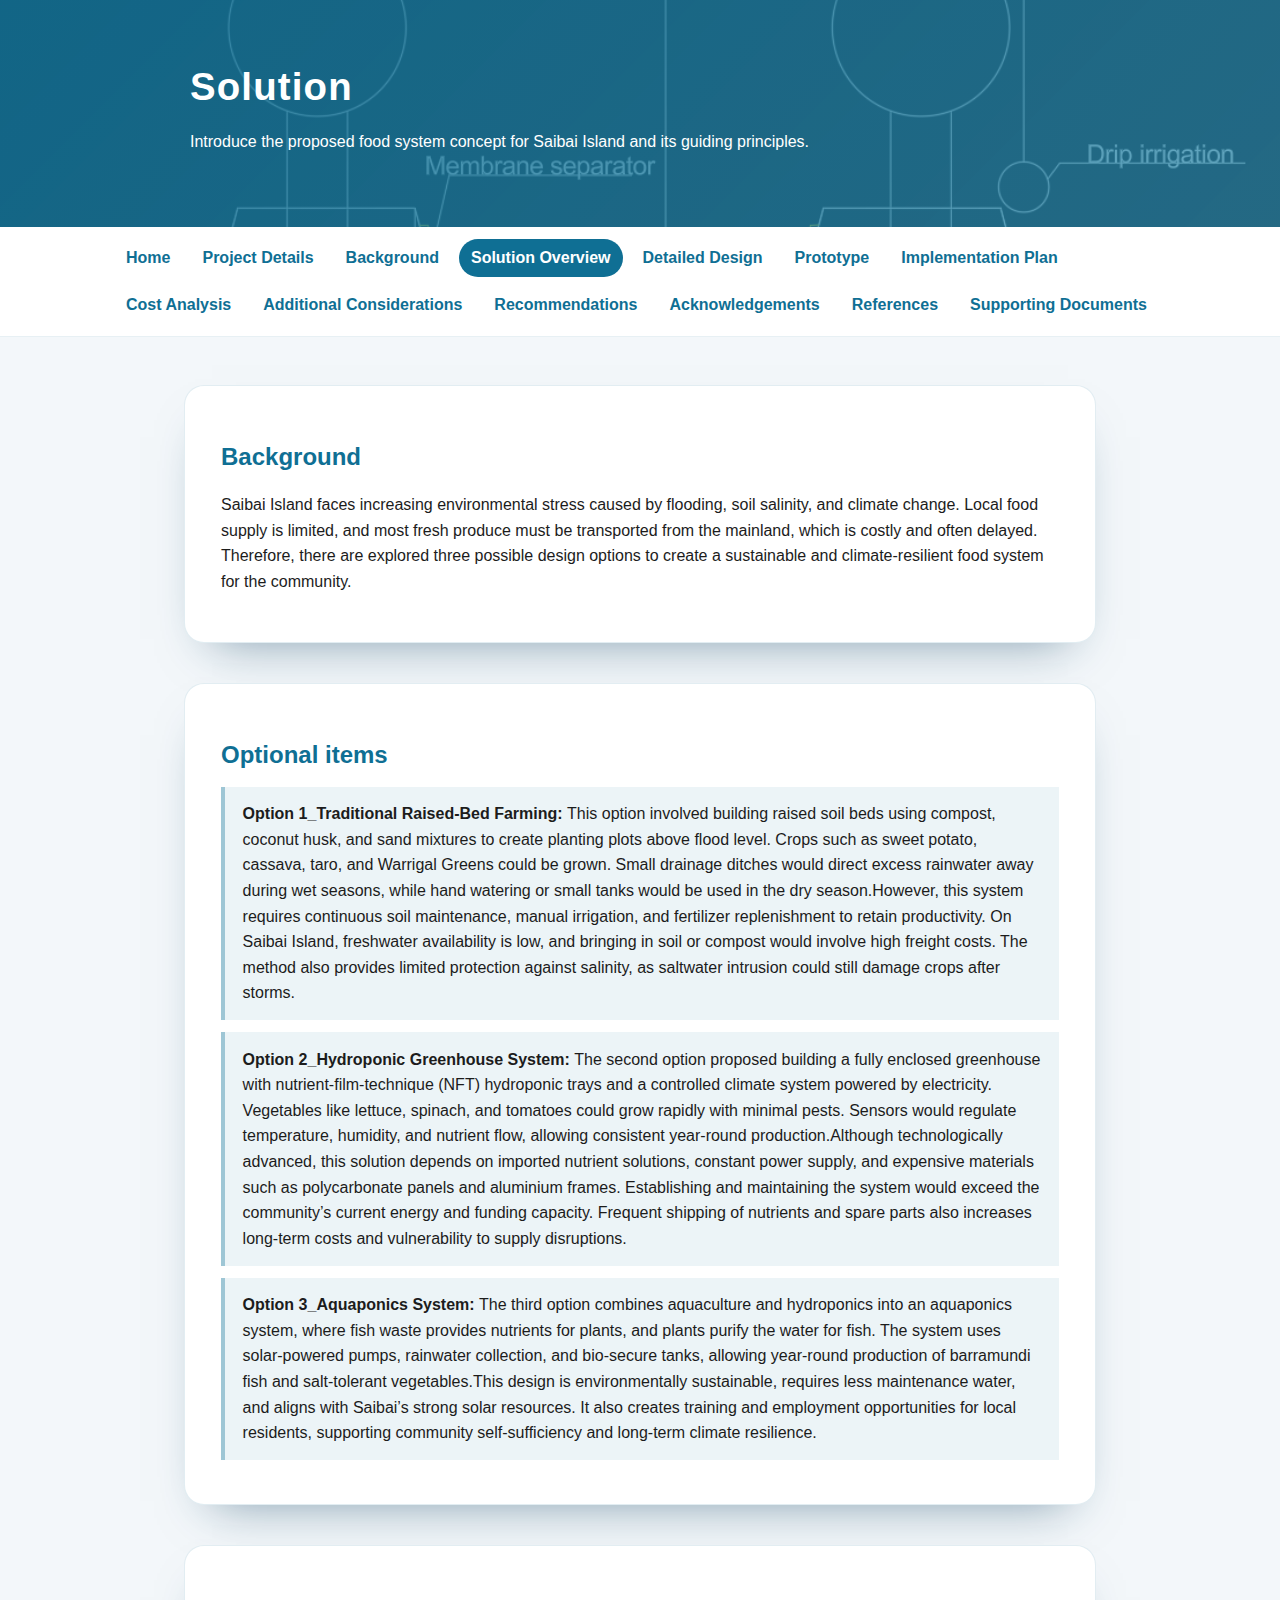
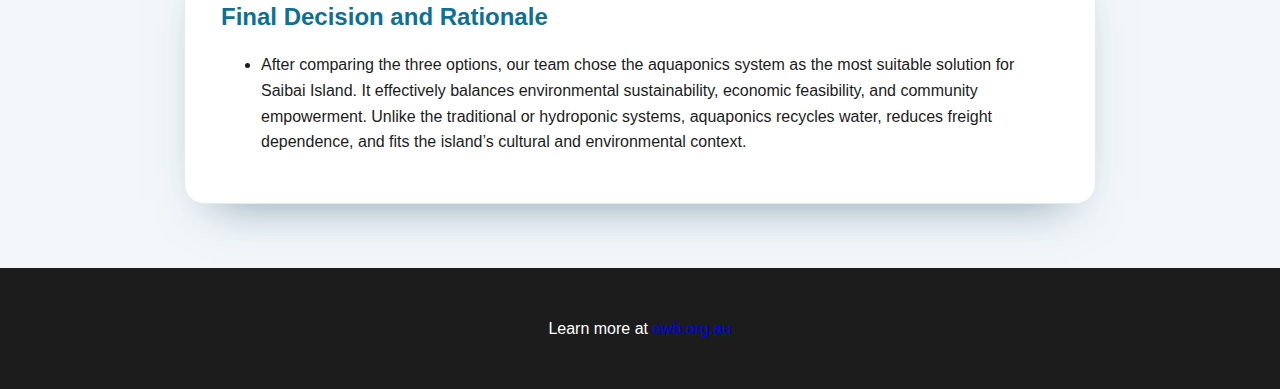
<file: solution.html>
<!DOCTYPE html>
<html lang="en">
<head>
  <meta charset="UTF-8">
  <meta http-equiv="X-UA-Compatible" content="IE=edge">
  <meta name="viewport" content="width=device-width, initial-scale=1.0">
  <title>Solution | Saibai Island Food System</title>
  <link rel="stylesheet" href="styles.css">
</head>
<body>
  <header class="subpage-hero">
    <div class="hero-content">
      <h1>Solution</h1>
      <p>Introduce the proposed food system concept for Saibai Island and its guiding principles.</p>
    </div>
  </header>

  <nav>
    <div class="nav-inner">
      <ul>
        <li><a href="index.html">Home</a></li>
        <li><a href="project-details.html">Project Details</a></li>
        <li><a href="background.html">Background</a></li>
        <li><a href="solution.html" class="active">Solution Overview</a></li>
        <li><a href="detailed-design.html">Detailed Design</a></li>
        <li><a href="prototype.html">Prototype</a></li>
        <li><a href="implementation-plan.html">Implementation Plan</a></li>
        <li><a href="cost-analysis.html">Cost Analysis</a></li>
        <li><a href="additional-considerations.html">Additional Considerations</a></li>
        <li><a href="recommendations.html">Recommendations</a></li>
        <li><a href="acknowledgements.html">Acknowledgements</a></li>
        <li><a href="references.html">References</a></li>
        <li><a href="supporting-documents.html">Supporting Documents</a></li>
      </ul>
    </div>
  </nav>

  <main>
    <section>
      <h2>Background</h2>
      <p>Saibai Island faces increasing environmental stress caused by flooding, soil salinity, and climate change. Local food supply is limited, and most fresh produce must be transported from the mainland, which is costly and often delayed. Therefore, there are explored three possible design options to create a sustainable and climate-resilient food system for the community.</p>
    </section>

    <section>
      <h2>Optional items</h2>
      <ul class="page-list">
        <li><strong>Option 1_Traditional Raised-Bed Farming: </strong>This option involved building raised soil beds using compost, coconut husk, and sand mixtures to create planting plots above flood level. Crops such as sweet potato, cassava, taro, and Warrigal Greens could be grown. Small drainage ditches would direct excess rainwater away during wet seasons, while hand watering or small tanks would be used in the dry season.However, this system requires continuous soil maintenance, manual irrigation, and fertilizer replenishment to retain productivity. On Saibai Island, freshwater availability is low, and bringing in soil or compost would involve high freight costs. The method also provides limited protection against salinity, as saltwater intrusion could still damage crops after storms.</li>
        <li><strong>Option 2_Hydroponic Greenhouse System: </strong>The second option proposed building a fully enclosed greenhouse with nutrient-film-technique (NFT) hydroponic trays and a controlled climate system powered by electricity. Vegetables like lettuce, spinach, and tomatoes could grow rapidly with minimal pests. Sensors would regulate temperature, humidity, and nutrient flow, allowing consistent year-round production.Although technologically advanced, this solution depends on imported nutrient solutions, constant power supply, and expensive materials such as polycarbonate panels and aluminium frames. Establishing and maintaining the system would exceed the community’s current energy and funding capacity. Frequent shipping of nutrients and spare parts also increases long-term costs and vulnerability to supply disruptions.</li>
        <li><strong>Option 3_Aquaponics System: </strong>The third option combines aquaculture and hydroponics into an aquaponics system, where fish waste provides nutrients for plants, and plants purify the water for fish. The system uses solar-powered pumps, rainwater collection, and bio-secure tanks, allowing year-round production of barramundi fish and salt-tolerant vegetables.This design is environmentally sustainable, requires less maintenance water, and aligns with Saibai’s strong solar resources. It also creates training and employment opportunities for local residents, supporting community self-sufficiency and long-term climate resilience.</li>
      </ul>
    </section>

    <section>
      <h2>Final Decision and Rationale</h2>
      <ul>
        <li>After comparing the three options, our team chose the aquaponics system as the most suitable solution for Saibai Island. It effectively balances environmental sustainability, economic feasibility, and community empowerment. Unlike the traditional or hydroponic systems, aquaponics recycles water, reduces freight dependence, and fits the island’s cultural and environmental context.</li>
      </ul>
    </section>
  </main>

  <footer>
    <p>Learn more at <a href="https://www.ewb.org.au/" target="_blank" rel="noopener noreferrer">ewb.org.au</a></p>
  </footer>
</body>
</html>
</file>
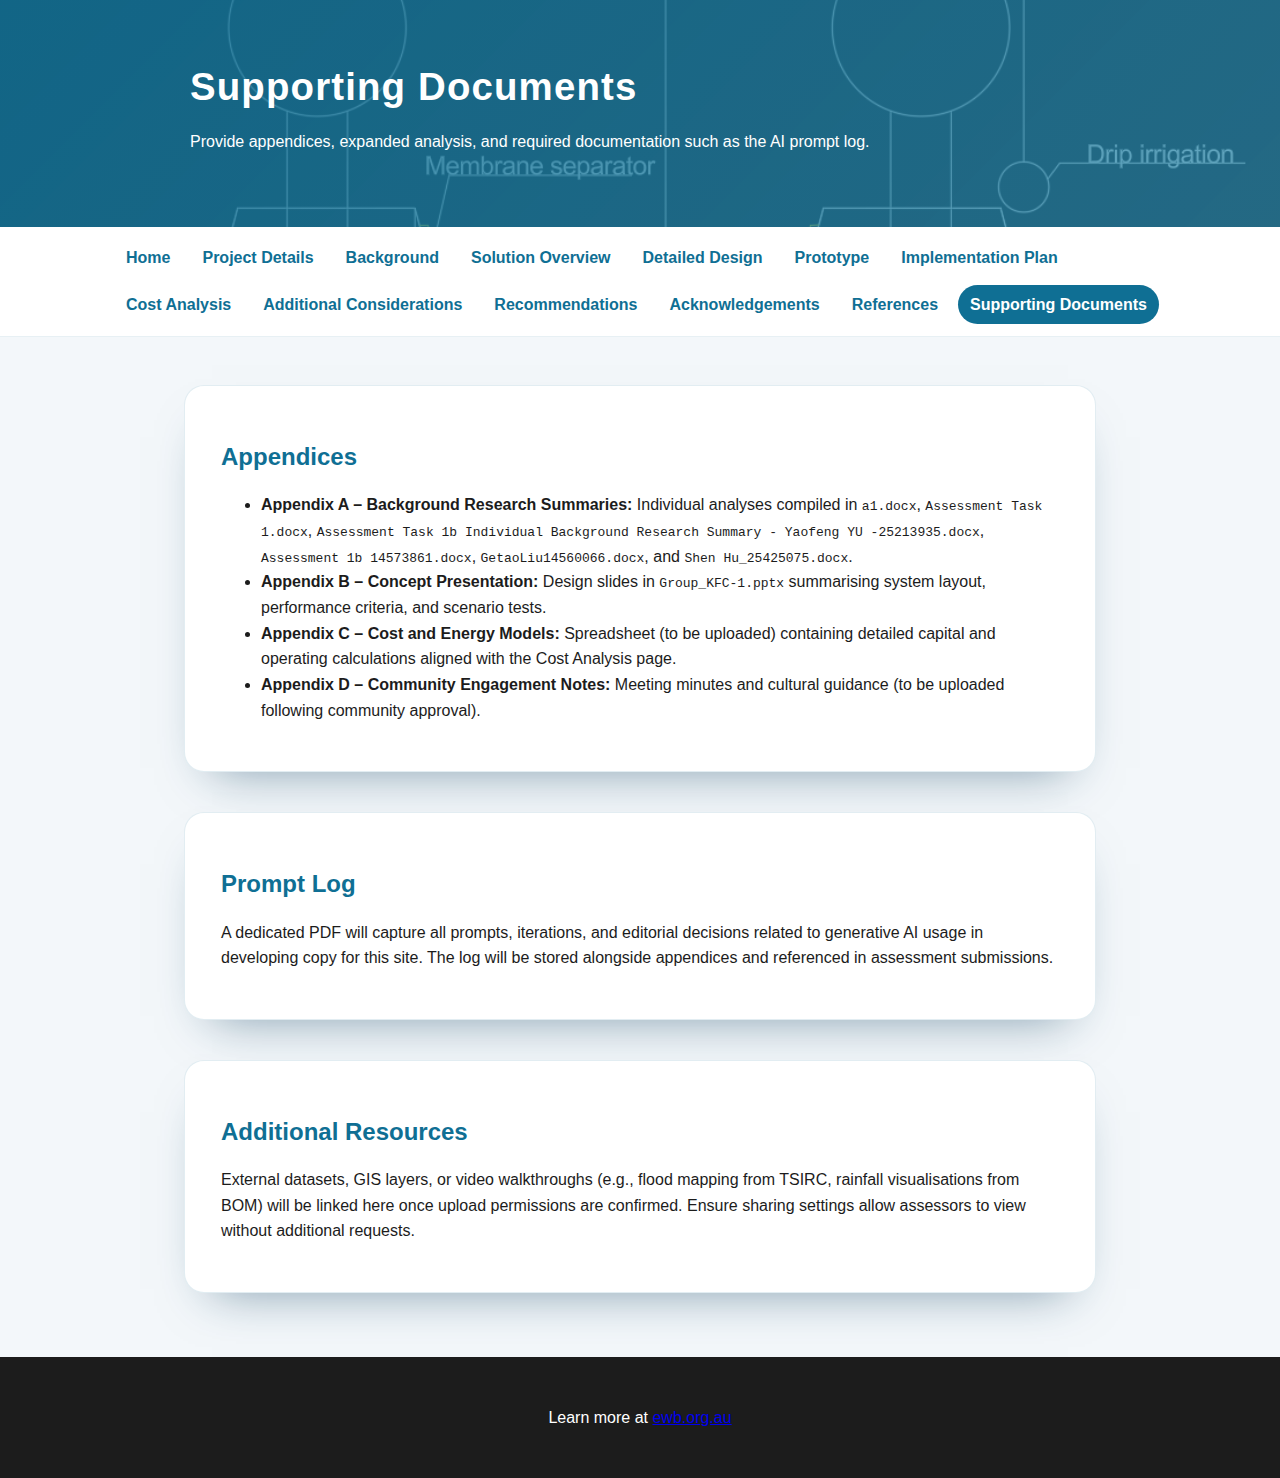
<file: supporting-documents.html>
<!DOCTYPE html>
<html lang="en">
<head>
  <meta charset="UTF-8">
  <meta http-equiv="X-UA-Compatible" content="IE=edge">
  <meta name="viewport" content="width=device-width, initial-scale=1.0">
  <title>Supporting Documents | Saibai Island Food System</title>
  <link rel="stylesheet" href="styles.css">
</head>
<body>
  <header class="subpage-hero">
    <div class="hero-content">
      <h1>Supporting Documents</h1>
      <p>Provide appendices, expanded analysis, and required documentation such as the AI prompt log.</p>
    </div>
  </header>

  <nav>
    <div class="nav-inner">
      <ul>
        <li><a href="index.html">Home</a></li>
        <li><a href="project-details.html">Project Details</a></li>
        <li><a href="background.html">Background</a></li>
        <li><a href="solution.html">Solution Overview</a></li>
        <li><a href="detailed-design.html">Detailed Design</a></li>
        <li><a href="prototype.html">Prototype</a></li>
        <li><a href="implementation-plan.html">Implementation Plan</a></li>
        <li><a href="cost-analysis.html">Cost Analysis</a></li>
        <li><a href="additional-considerations.html">Additional Considerations</a></li>
        <li><a href="recommendations.html">Recommendations</a></li>
        <li><a href="acknowledgements.html">Acknowledgements</a></li>
        <li><a href="references.html">References</a></li>
        <li><a href="supporting-documents.html" class="active">Supporting Documents</a></li>
      </ul>
    </div>
  </nav>

  <main>
    <section>
      <h2>Appendices</h2>
      <ul>
        <li><strong>Appendix A &ndash; Background Research Summaries:</strong> Individual analyses compiled in <code>a1.docx</code>, <code>Assessment Task 1.docx</code>, <code>Assessment Task 1b Individual Background Research Summary - Yaofeng YU -25213935.docx</code>, <code>Assessment 1b 14573861.docx</code>, <code>GetaoLiu14560066.docx</code>, and <code>Shen Hu_25425075.docx</code>.</li>
        <li><strong>Appendix B &ndash; Concept Presentation:</strong> Design slides in <code>Group_KFC-1.pptx</code> summarising system layout, performance criteria, and scenario tests.</li>
        <li><strong>Appendix C &ndash; Cost and Energy Models:</strong> Spreadsheet (to be uploaded) containing detailed capital and operating calculations aligned with the Cost Analysis page.</li>
        <li><strong>Appendix D &ndash; Community Engagement Notes:</strong> Meeting minutes and cultural guidance (to be uploaded following community approval).</li>
      </ul>
    </section>

    <section>
      <h2>Prompt Log</h2>
      <p>A dedicated PDF will capture all prompts, iterations, and editorial decisions related to generative AI usage in developing copy for this site. The log will be stored alongside appendices and referenced in assessment submissions.</p>
    </section>

    <section>
      <h2>Additional Resources</h2>
      <p>External datasets, GIS layers, or video walkthroughs (e.g., flood mapping from TSIRC, rainfall visualisations from BOM) will be linked here once upload permissions are confirmed. Ensure sharing settings allow assessors to view without additional requests.</p>
    </section>
  </main>

  <footer>
    <p>Learn more at <a href="https://www.ewb.org.au/" target="_blank" rel="noopener noreferrer">ewb.org.au</a></p>
  </footer>
</body>
</html>
</file>
<file: styles.css>
:root {
  --accent: #0f6f94;
  --accent-light: rgba(15, 111, 148, 0.1);
  --light: #f3f7fa;
  --dark: #1c1c1c;
  --muted: #5c7080;
  --white: #ffffff;
}

* {
  box-sizing: border-box;
}

body {
  margin: 0;
  font-family: "Segoe UI", Tahoma, sans-serif;
  line-height: 1.6;
  color: var(--dark);
  background-color: var(--light);
}

html.page-prototype {
  font-size: 130%;
}

html.page-prototype .hero-content {
  max-width: 1170px;
}

html.page-prototype .nav-inner {
  max-width: 1430px;
}

html.page-prototype main {
  max-width: 1248px;
}

.hero {
  background: linear-gradient(130deg, rgba(14, 56, 73, 0.82), rgba(15, 111, 148, 0.78)),
    url("images/p2.png") center/cover no-repeat;
  color: var(--white);
  padding: 3.5rem 1.5rem;
}

.subpage-hero {
  background: linear-gradient(135deg, rgba(15, 111, 148, 0.86), rgba(37, 132, 167, 0.7)),
    url("images/p3.png") center/cover no-repeat;
  color: var(--white);
  padding: 3.5rem 1.5rem;
}

.hero-content {
  max-width: 900px;
  margin: 0 auto;
}

.hero h1,
.subpage-hero h1 {
  margin: 0;
  font-size: 2.4rem;
  letter-spacing: 0.03em;
}

.hero p,
.subpage-hero p {
  margin-top: 0.75rem;
  max-width: 46rem;
}

nav {
  background: var(--white);
  border-bottom: 1px solid rgba(15, 111, 148, 0.1);
}

.nav-inner {
  max-width: 1100px;
  margin: 0 auto;
  padding: 0.75rem 1.5rem;
  display: flex;
  flex-wrap: wrap;
  align-items: center;
  gap: 0.75rem;
}

nav ul {
  list-style: none;
  display: flex;
  flex-wrap: wrap;
  gap: 0.5rem;
  padding: 0;
  margin: 0;
}

nav a {
  display: block;
  padding: 0.4rem 0.75rem;
  border-radius: 999px;
  color: var(--accent);
  text-decoration: none;
  font-weight: 600;
  transition: background 0.2s ease, color 0.2s ease;
}

nav a:hover {
  background: var(--accent-light);
}

nav a.active {
  background: var(--accent);
  color: var(--white);
}

img {
  max-width: 100%;
  display: block;
  border-radius: 8px;
}

main {
  max-width: 960px;
  margin: 0 auto;
  padding: 3rem 1.5rem 4rem;
  background: transparent;
}

main > section {
  background: var(--white);
  border-radius: 20px;
  padding: 2rem 2.25rem;
  margin-bottom: 2.5rem;
  box-shadow: 0 24px 48px -28px rgba(15, 63, 94, 0.55);
  border: 1px solid rgba(15, 111, 148, 0.12);
}

main > section:last-of-type {
  margin-bottom: 0;
}

h2 {
  margin-bottom: 0.75rem;
  color: var(--accent);
}

h3 {
  margin-top: 2rem;
  color: var(--muted);
}

.prototype-flow {
  display: flex;
  flex-direction: column;
  gap: 2.75rem;
}

.prototype-flow > .flow-section {
  position: relative;
  background: var(--white);
  border-radius: 28px;
  padding: 2.5rem 2.75rem;
  border: 1px solid rgba(15, 111, 148, 0.18);
  box-shadow: 0 40px 90px -60px rgba(8, 39, 60, 0.8);
  overflow: hidden;
  transform: translateY(80px);
  opacity: 0;
  animation: floatIn 1.1s cubic-bezier(0.24, 0.82, 0.29, 0.99) forwards;
  animation-delay: calc(var(--step, 1) * 0.24s);
  margin-bottom: 0;
}

.prototype-flow > .flow-section::before {
  content: "";
  position: absolute;
  inset: -25% -40%;
  background: radial-gradient(circle at 15% 25%, rgba(15, 111, 148, 0.24), transparent 60%),
    radial-gradient(circle at 75% 20%, rgba(30, 91, 124, 0.18), transparent 55%),
    radial-gradient(circle at 55% 80%, rgba(37, 132, 167, 0.16), transparent 60%);
  filter: blur(0);
  animation: aurora 14s ease-in-out infinite alternate;
  pointer-events: none;
  z-index: 0;
}

.prototype-flow > .flow-section > * {
  position: relative;
  z-index: 1;
}

.flow-topline {
  width: 120px;
  height: 4px;
  background: var(--dark);
  border-radius: 999px;
  margin-bottom: 1.2rem;
}

.flow-headline h2 {
  margin: 0.35rem 0 0.9rem;
  font-size: 2rem;
  letter-spacing: 0.04em;
}

.flow-tag {
  display: inline-block;
  font-size: 0.85rem;
  font-weight: 700;
  letter-spacing: 0.12em;
  text-transform: uppercase;
  color: var(--muted);
  background: rgba(15, 111, 148, 0.14);
  padding: 0.35rem 0.9rem;
  border-radius: 999px;
}

.flow-lead {
  font-size: 1.05rem;
  color: #334f5b;
  max-width: 52rem;
}

.flow-pills {
  display: flex;
  gap: 0.75rem;
  padding: 1.1rem 0 0;
  list-style: none;
  flex-wrap: wrap;
  margin: 0;
}

.flow-pills li {
  padding: 0.5rem 1.25rem;
  border-radius: 999px;
  background: linear-gradient(135deg, rgba(15, 111, 148, 0.16), rgba(37, 132, 167, 0.22));
  color: var(--accent);
  font-weight: 600;
  box-shadow: inset 0 0 0 1px rgba(15, 111, 148, 0.25);
}

.flow-section-title {
  display: flex;
  align-items: baseline;
  justify-content: space-between;
  gap: 1rem;
  margin-bottom: 1.8rem;
}

.flow-section-title h3 {
  margin: 0;
  font-size: 1.5rem;
  color: var(--dark);
}

.flow-section-title span {
  font-size: 0.9rem;
  letter-spacing: 0.16em;
  text-transform: uppercase;
  color: rgba(15, 111, 148, 0.7);
}

.flow-grid {
  display: grid;
  grid-template-columns: minmax(0, 1.1fr) minmax(0, 0.9fr);
  gap: 2.4rem 2.8rem;
  align-items: stretch;
}

.flow-copy p {
  font-size: 1.02rem;
  color: #23404f;
  margin-top: 0;
}

.flow-copy ul {
  margin: 1rem 0 0;
  padding-left: 1.1rem;
  color: #335766;
}

.flow-copy li {
  margin-bottom: 0.6rem;
}

.schematic {
  border-radius: 22px;
  border: 1px solid rgba(255, 255, 255, 0.1);
  background: radial-gradient(circle at 20% 20%, rgba(140, 226, 255, 0.14), rgba(12, 29, 39, 0.9)),
    #041b24;
  position: relative;
  color: var(--white);
  padding: 2.3rem;
  box-shadow: inset 0 0 0 1px rgba(118, 208, 241, 0.2), 0 22px 40px -28px rgba(4, 32, 42, 0.6);
}

.layout-schematic {
  display: grid;
  grid-template-columns: repeat(2, 1fr);
  grid-template-rows: repeat(2, 140px);
  gap: 1.5rem;
  position: relative;
}

.layout-schematic .quadrant {
  display: flex;
  align-items: center;
  justify-content: center;
  border-radius: 18px;
  background: rgba(37, 132, 167, 0.23);
  border: 1px solid rgba(104, 189, 214, 0.25);
  font-weight: 600;
  text-align: center;
  padding: 0 1rem;
  z-index: 1;
}

.layout-schematic .path {
  position: absolute;
  background: rgba(15, 111, 148, 0.35);
  border: 1px solid rgba(140, 226, 255, 0.25);
  border-radius: 14px;
  display: flex;
  align-items: center;
  justify-content: center;
  font-size: 0.72rem;
  text-transform: uppercase;
  letter-spacing: 0.08em;
  padding: 0.4rem;
  color: rgba(255, 255, 255, 0.7);
  z-index: 0;
}

.layout-schematic .horizontal {
  left: 2.3rem;
  right: 2.3rem;
  top: 50%;
  height: 48px;
  transform: translateY(-50%);
  line-height: 1.4;
}

.layout-schematic .vertical {
  top: 2.3rem;
  bottom: 2.3rem;
  left: 50%;
  width: 48px;
  writing-mode: vertical-rl;
  transform: translateX(-50%);
  letter-spacing: 0.18em;
  line-height: 1.4;
}

.schematic-label {
  position: absolute;
  font-size: 0.78rem;
  letter-spacing: 0.18em;
  text-transform: uppercase;
  color: rgba(255, 255, 255, 0.68);
}

.schematic-label.top {
  top: 1rem;
  left: 50%;
  transform: translateX(-50%);
}

.schematic-label.right {
  right: 1rem;
  top: 50%;
  transform: translateY(-50%) rotate(90deg);
  transform-origin: center;
}

.schematic-label.center {
  left: 50%;
  top: 50%;
  transform: translate(-50%, -50%);
  background: rgba(15, 111, 148, 0.2);
  padding: 0.45rem 1rem;
  border-radius: 999px;
  box-shadow: inset 0 0 0 1px rgba(140, 226, 255, 0.35);
  z-index: 2;
  text-transform: uppercase;
  letter-spacing: 0.14em;
  font-size: 0.7rem;
}

.planting-diagram {
  background: linear-gradient(160deg, rgba(9, 45, 60, 0.95), rgba(15, 111, 148, 0.6));
  border-radius: 22px;
  padding: 1.9rem;
  color: var(--white);
  display: flex;
  flex-direction: column;
  gap: 1.35rem;
  box-shadow: inset 0 0 0 1px rgba(137, 210, 233, 0.2);
}

.planting-diagram .row {
  display: flex;
  align-items: center;
  justify-content: space-between;
  gap: 1rem;
  flex-wrap: wrap;
}

.planting-diagram .row-label {
  font-weight: 600;
  letter-spacing: 0.08em;
  text-transform: uppercase;
}

.planting-diagram .row-spacing {
  font-size: 0.9rem;
  color: rgba(255, 255, 255, 0.7);
}

.planting-diagram .row-dots {
  display: flex;
  gap: 0.55rem;
}

.planting-diagram .row-dots span {
  width: 12px;
  height: 12px;
  border-radius: 50%;
  border: 2px solid rgba(255, 255, 255, 0.9);
  box-shadow: 0 0 12px rgba(142, 229, 255, 0.45);
}

.planting-diagram .diagram-caption {
  margin: 0;
  font-size: 0.88rem;
  color: rgba(255, 255, 255, 0.72);
}

.flow-figure {
  margin: 0;
  border-radius: 24px;
  padding: 1.35rem;
  background: linear-gradient(140deg, rgba(207, 236, 246, 0.35), rgba(15, 111, 148, 0.12));
  box-shadow: inset 0 0 0 1px rgba(15, 111, 148, 0.18), 0 20px 36px -28px rgba(8, 39, 60, 0.55);
  display: flex;
  flex-direction: column;
  gap: 1rem;
}

.flow-figure img {
  width: 100%;
  border-radius: 18px;
  box-shadow: 0 24px 48px -28px rgba(9, 45, 60, 0.6);
}

.flow-figure figcaption {
  font-size: 0.88rem;
  color: rgba(15, 63, 94, 0.8);
  text-align: center;
  letter-spacing: 0.08em;
  text-transform: uppercase;
}

.flow-media {
  margin: 0;
  width: 100%;
  border-radius: 24px;
  overflow: hidden;
  box-shadow: 0 24px 48px -30px rgba(10, 48, 62, 0.6);
  background: rgba(255, 255, 255, 0.35);
}

.flow-media img {
  display: block;
  width: 100%;
  height: auto;
}

.flow-media-wide {
  margin-top: 1.8rem;
}

.flow-media-wide img {
  border-radius: 0;
}

.power-diagram {
  background: linear-gradient(145deg, rgba(255, 255, 255, 0.95), rgba(209, 235, 244, 0.85));
  border-radius: 22px;
  padding: 1.8rem 2rem;
  display: flex;
  flex-direction: column;
  gap: 1.2rem;
  box-shadow: inset 0 0 0 1px rgba(15, 111, 148, 0.16);
  color: #2b4c5a;
}

.power-diagram .panel-row {
  display: grid;
  grid-template-columns: repeat(6, minmax(0, 1fr));
  gap: 0.6rem;
  align-items: end;
}

.power-diagram .panel-row span {
  grid-column: span 6;
  font-weight: 600;
  letter-spacing: 0.1em;
  text-transform: uppercase;
}

.power-diagram .panel {
  aspect-ratio: 4 / 5;
  border-radius: 10px;
  background: linear-gradient(155deg, rgba(14, 71, 96, 0.9), rgba(20, 108, 146, 0.7));
  box-shadow: inset 0 0 0 1px rgba(141, 199, 220, 0.35), 0 12px 18px -12px rgba(16, 70, 90, 0.6);
}

.battery-stack {
  padding: 1.1rem;
  border-radius: 16px;
  background: rgba(15, 111, 148, 0.12);
  border: 1px dashed rgba(15, 111, 148, 0.25);
  font-weight: 600;
  text-transform: uppercase;
  letter-spacing: 0.12em;
  text-align: center;
}

.power-caption {
  font-size: 0.9rem;
  color: #406274;
}

.water-diagram {
  border-radius: 22px;
  background: linear-gradient(150deg, rgba(5, 28, 38, 0.92), rgba(18, 82, 109, 0.78));
  color: rgba(255, 255, 255, 0.82);
  padding: 2rem 2.2rem;
  display: grid;
  gap: 1rem;
  box-shadow: inset 0 0 0 1px rgba(137, 210, 233, 0.22);
  text-transform: uppercase;
  letter-spacing: 0.14em;
  font-size: 0.8rem;
}

.water-diagram > div {
  padding: 0.8rem 1rem;
  border-radius: 14px;
  border: 1px solid rgba(140, 226, 255, 0.22);
  background: rgba(12, 47, 63, 0.6);
  box-shadow: 0 12px 24px -18px rgba(6, 35, 48, 0.7);
  text-align: center;
}

.water-diagram .distribution {
  display: grid;
  gap: 0.8rem;
  background: rgba(12, 47, 63, 0.35);
}

.water-diagram .monitoring {
  background: rgba(140, 226, 255, 0.2);
  color: rgba(255, 255, 255, 0.92);
}

@keyframes floatIn {
  from {
    opacity: 0;
    transform: translateY(90px) scale(0.98);
  }
  to {
    opacity: 1;
    transform: translateY(0) scale(1);
  }
}

@keyframes aurora {
  0% {
    transform: translate3d(-4%, -4%, 0) scale(1);
  }
  50% {
    transform: translate3d(4%, 6%, 0) scale(1.05);
  }
  100% {
    transform: translate3d(-2%, 0, 0) scale(1.02);
  }
}

.placeholder,
.callout {
  background: var(--accent-light);
  border-left: 4px solid var(--accent);
  padding: 1.25rem 1.5rem;
  color: var(--muted);
  font-style: italic;
}

.callout {
  font-style: normal;
  color: var(--dark);
}

.callout ol {
  margin: 0.75rem 0 0 1.2rem;
  padding: 0;
}

table {
  width: 100%;
  border-collapse: collapse;
  margin: 1.5rem 0;
  font-size: 0.95rem;
}

table th,
table td {
  padding: 0.85rem;
  border: 1px solid rgba(0, 0, 0, 0.1);
  text-align: left;
}

table caption {
  caption-side: bottom;
  text-align: left;
  margin-top: 0.5rem;
  font-size: 0.85rem;
  color: var(--muted);
}

.figure-placeholder {
  display: none;
}

.media-frame {
  background: rgba(15, 111, 148, 0.08);
  border-radius: 18px;
  padding: 1.25rem;
  margin: 1.75rem 0 0;
  box-shadow: inset 0 0 0 1px rgba(15, 111, 148, 0.1);
}

.media-frame img {
  border-radius: 12px;
  box-shadow: 0 12px 28px -18px rgba(9, 45, 60, 0.55);
}

.media-frame figcaption {
  margin-top: 0.9rem;
  font-size: 0.9rem;
  color: var(--muted);
  text-align: center;
}

.page-list {
  list-style: none;
  padding-left: 0;
  margin: 0;
}

.page-list li {
  background: rgba(15, 111, 148, 0.08);
  border-left: 4px solid rgba(15, 111, 148, 0.35);
  padding: 0.9rem 1.1rem;
  margin-bottom: 0.75rem;
}

.page-list a {
  font-weight: 600;
  color: var(--accent);
  text-decoration: none;
}

footer {
  padding: 2rem 1rem;
  text-align: center;
  background: var(--dark);
  color: var(--white);
}

@media (max-width: 720px) {
  .prototype-flow > .flow-section {
    padding: 2rem 1.8rem;
  }

  .flow-section-title {
    flex-direction: column;
    align-items: flex-start;
    gap: 0.35rem;
  }

  .flow-grid {
    grid-template-columns: 1fr;
  }

  .flow-pills {
    gap: 0.5rem;
  }

  .layout-schematic {
    grid-template-rows: repeat(2, 120px);
  }

  .layout-schematic .horizontal,
  .layout-schematic .vertical {
    font-size: 0.72rem;
  }

  .power-diagram .panel-row {
    grid-template-columns: repeat(3, minmax(0, 1fr));
  }

  main {
    padding: 2.5rem 1.1rem 3rem;
  }

  main > section {
    padding: 1.6rem 1.5rem;
  }

  .hero,
  .subpage-hero {
    padding: 2.75rem 1.25rem;
  }

  .hero h1,
  .subpage-hero h1 {
    font-size: 1.9rem;
  }

  .nav-inner {
    flex-direction: column;
    align-items: flex-start;
  }

  nav ul {
    width: 100%;
  }
}
</file>
